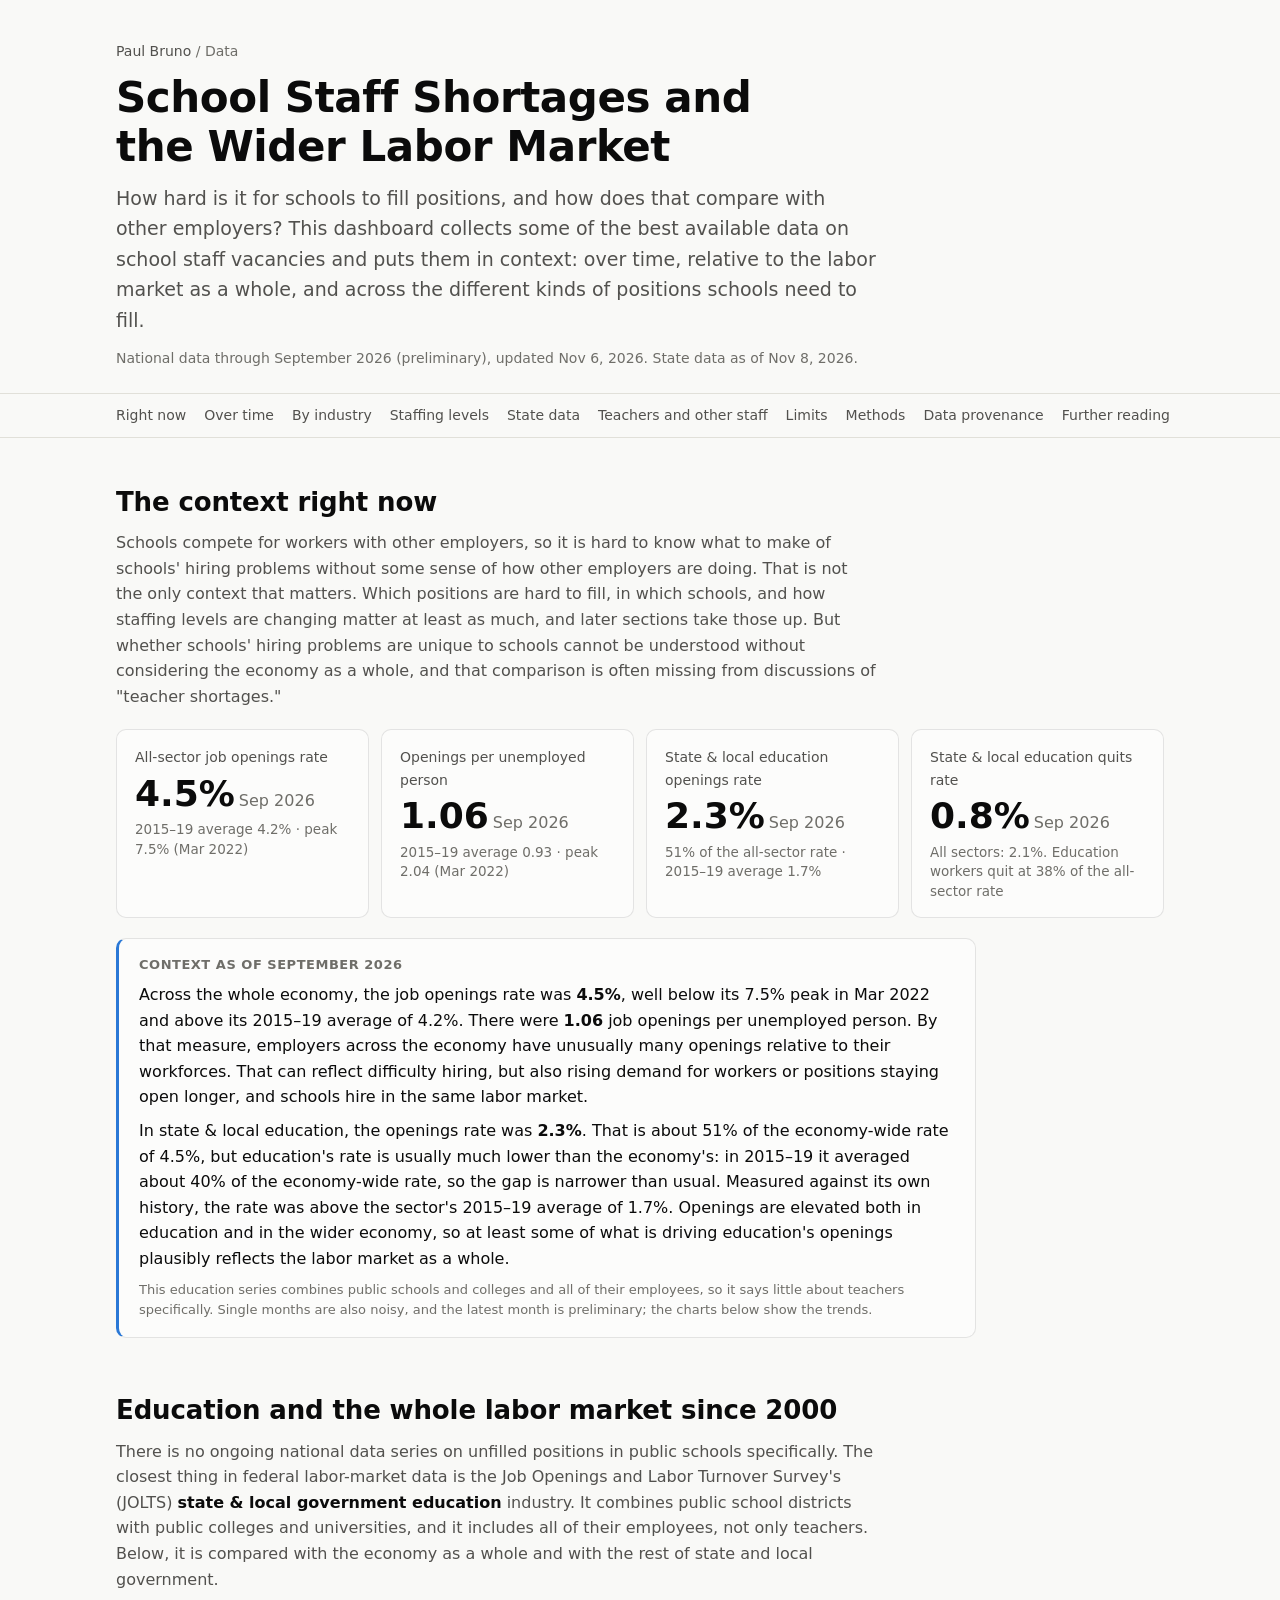
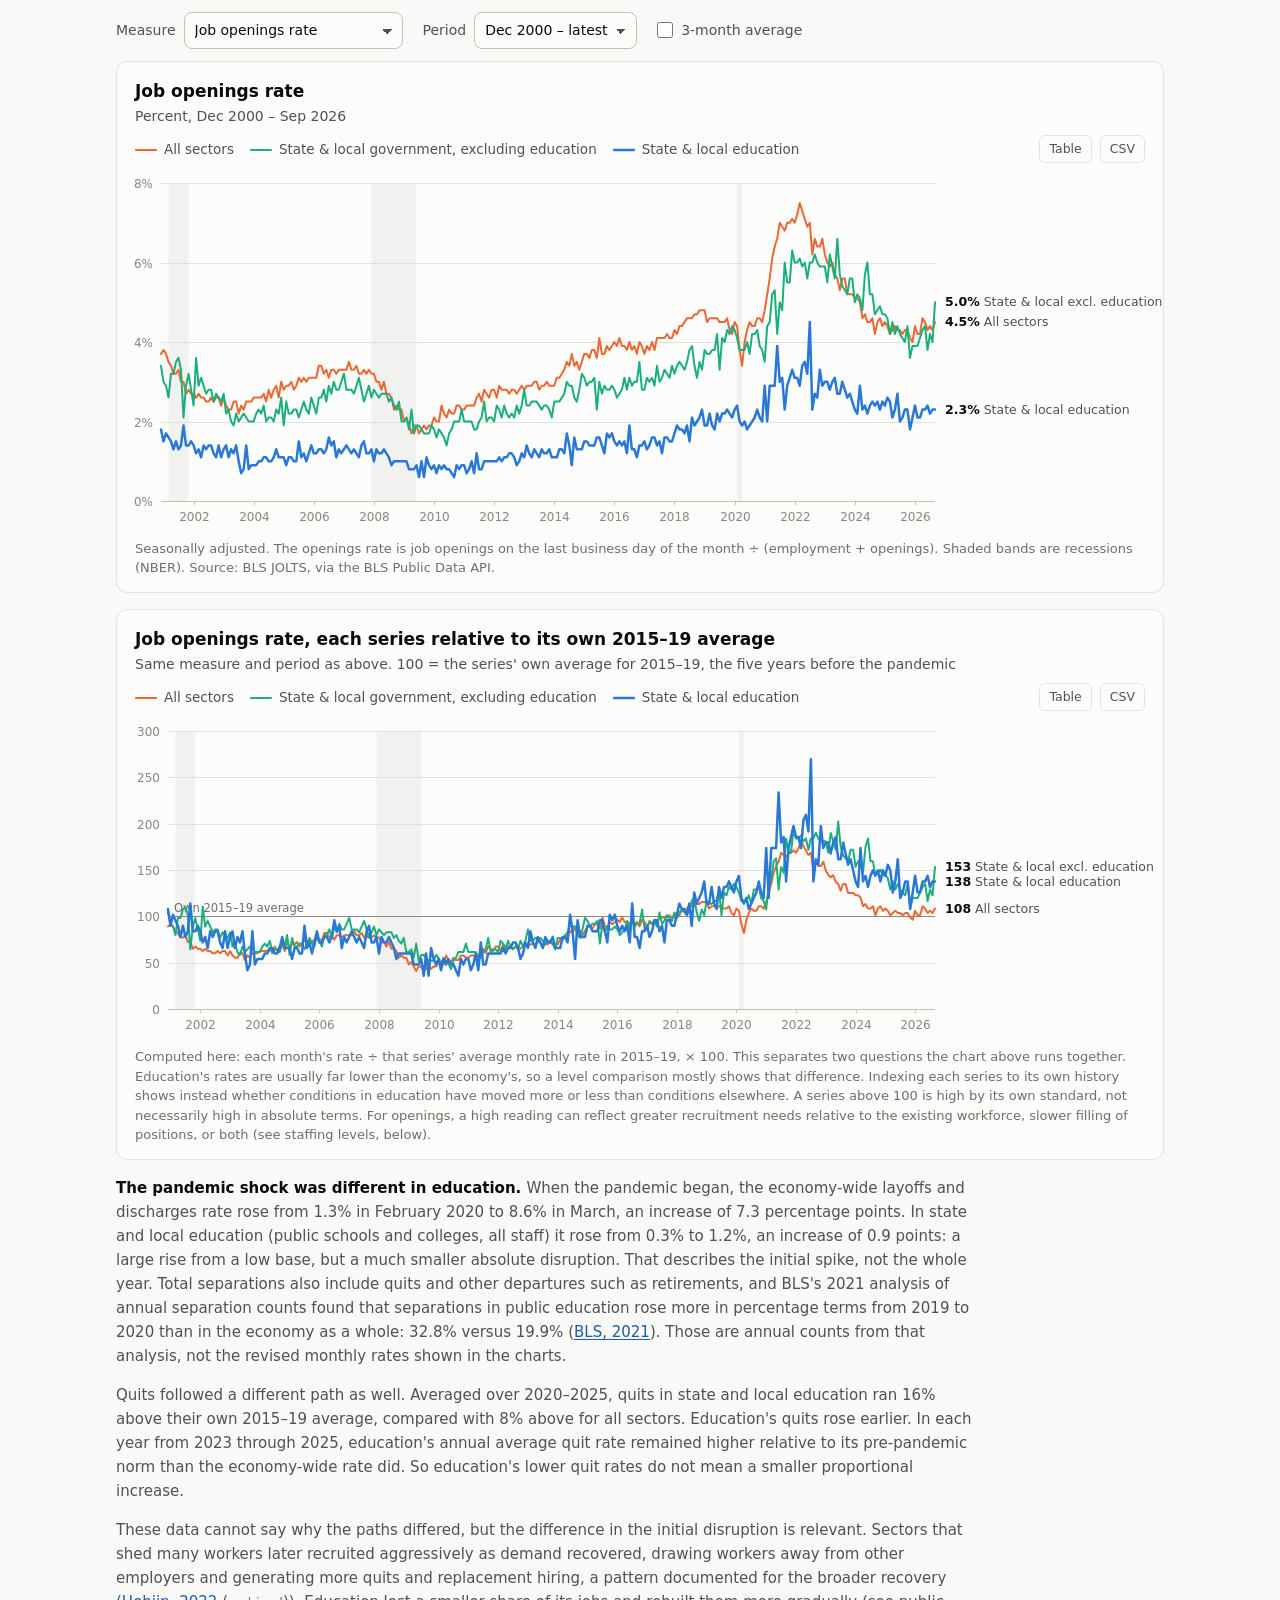
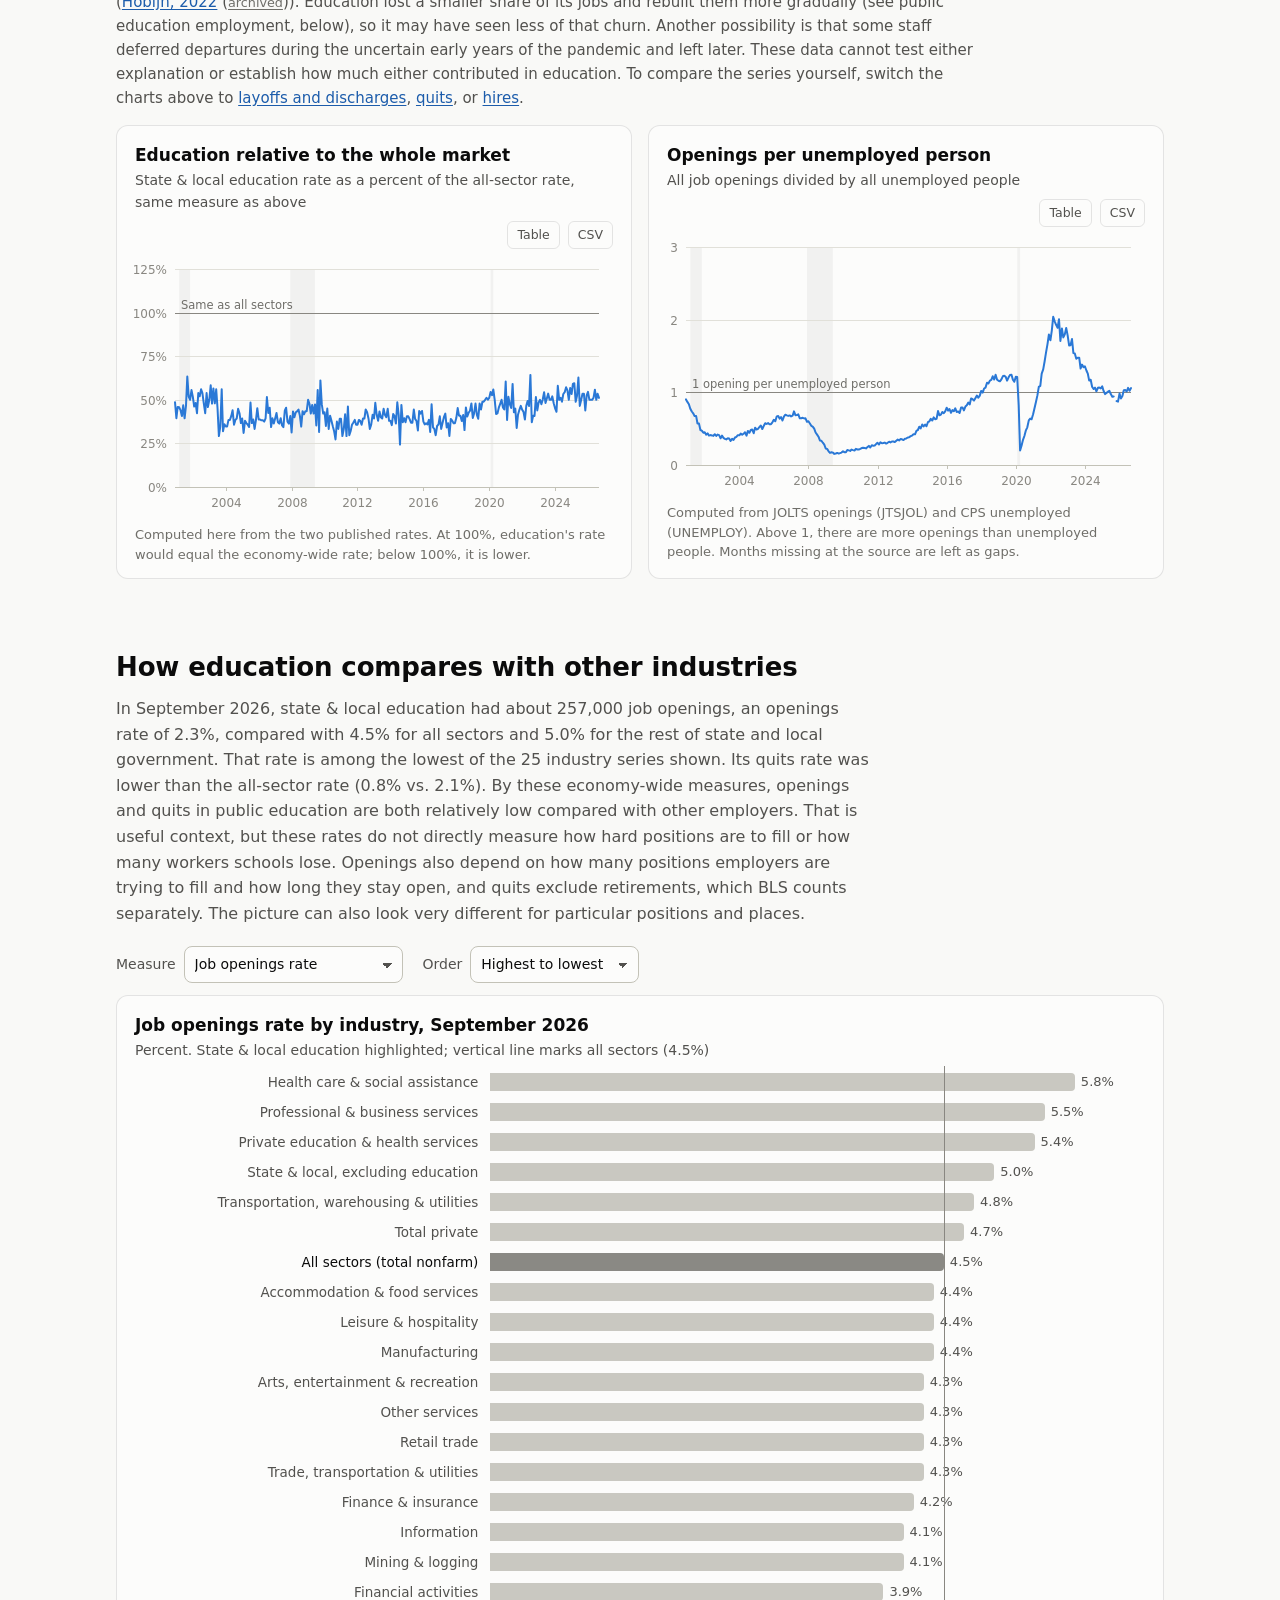
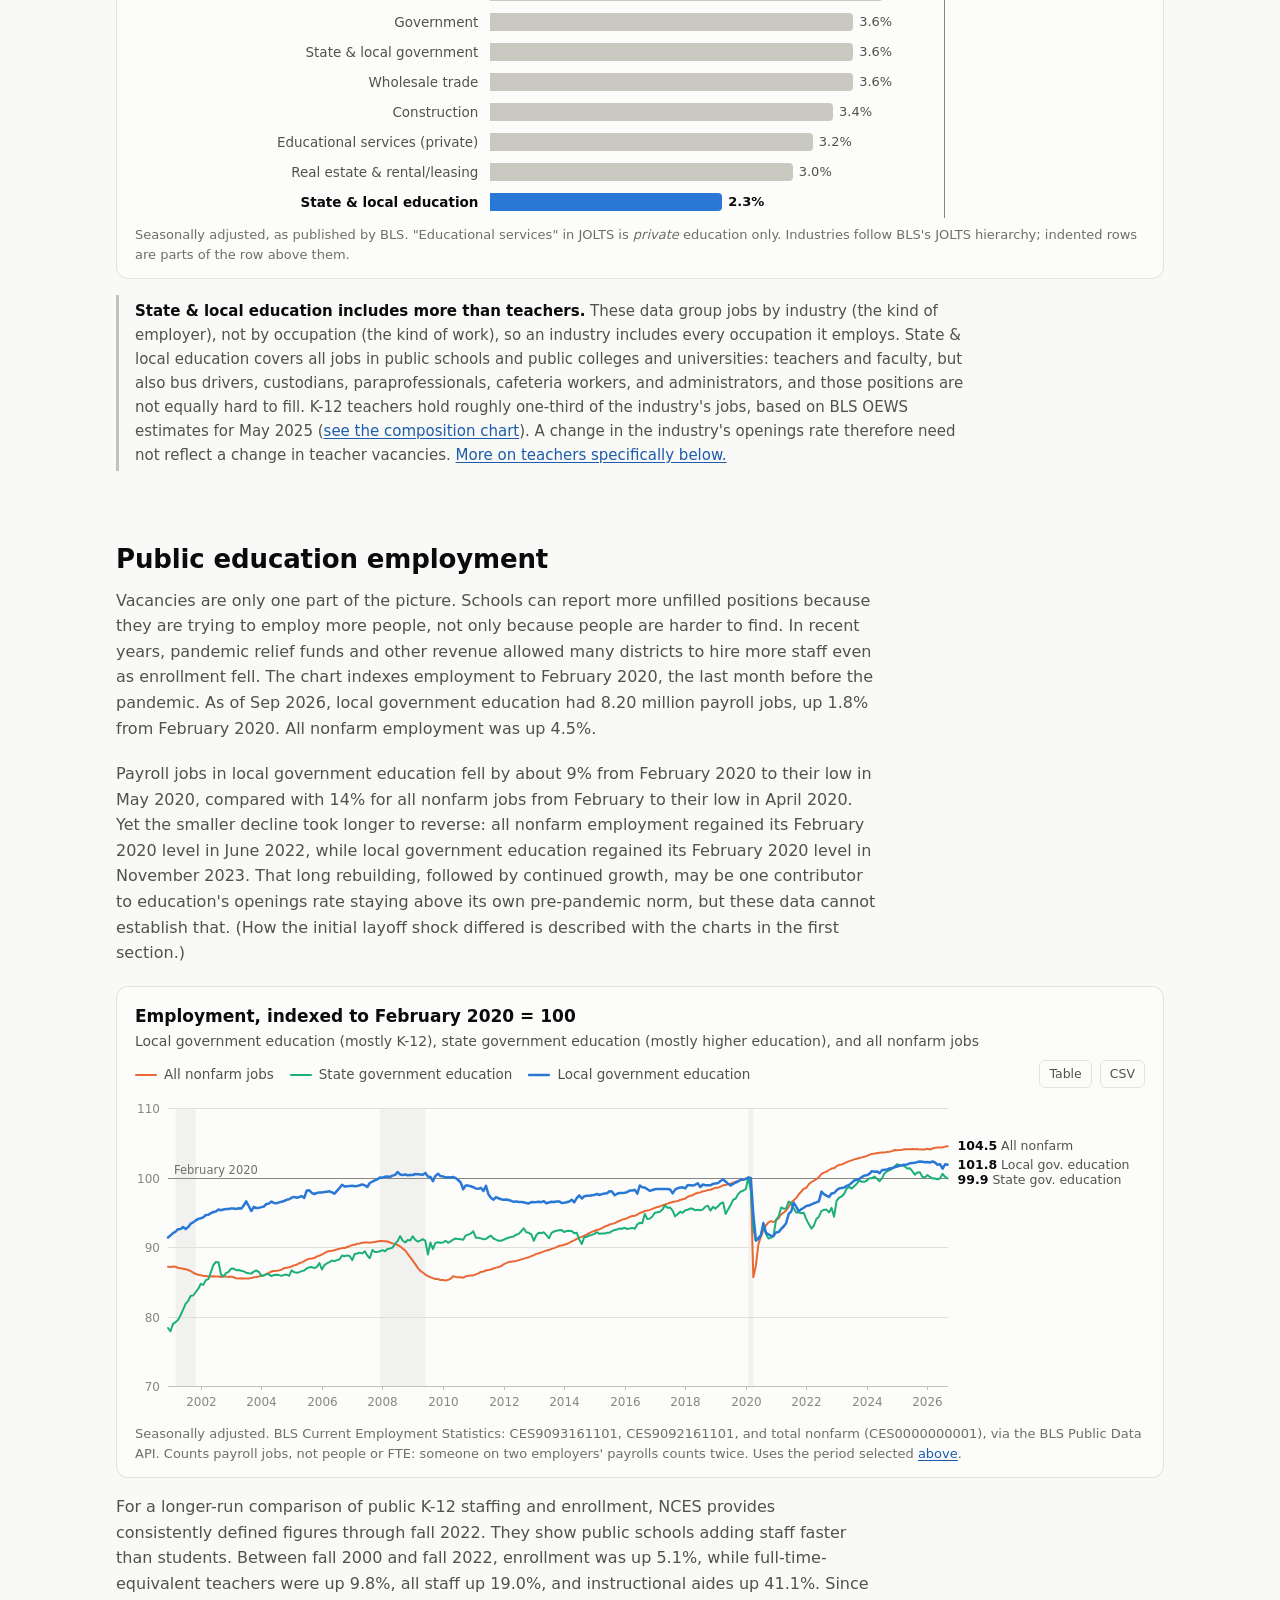
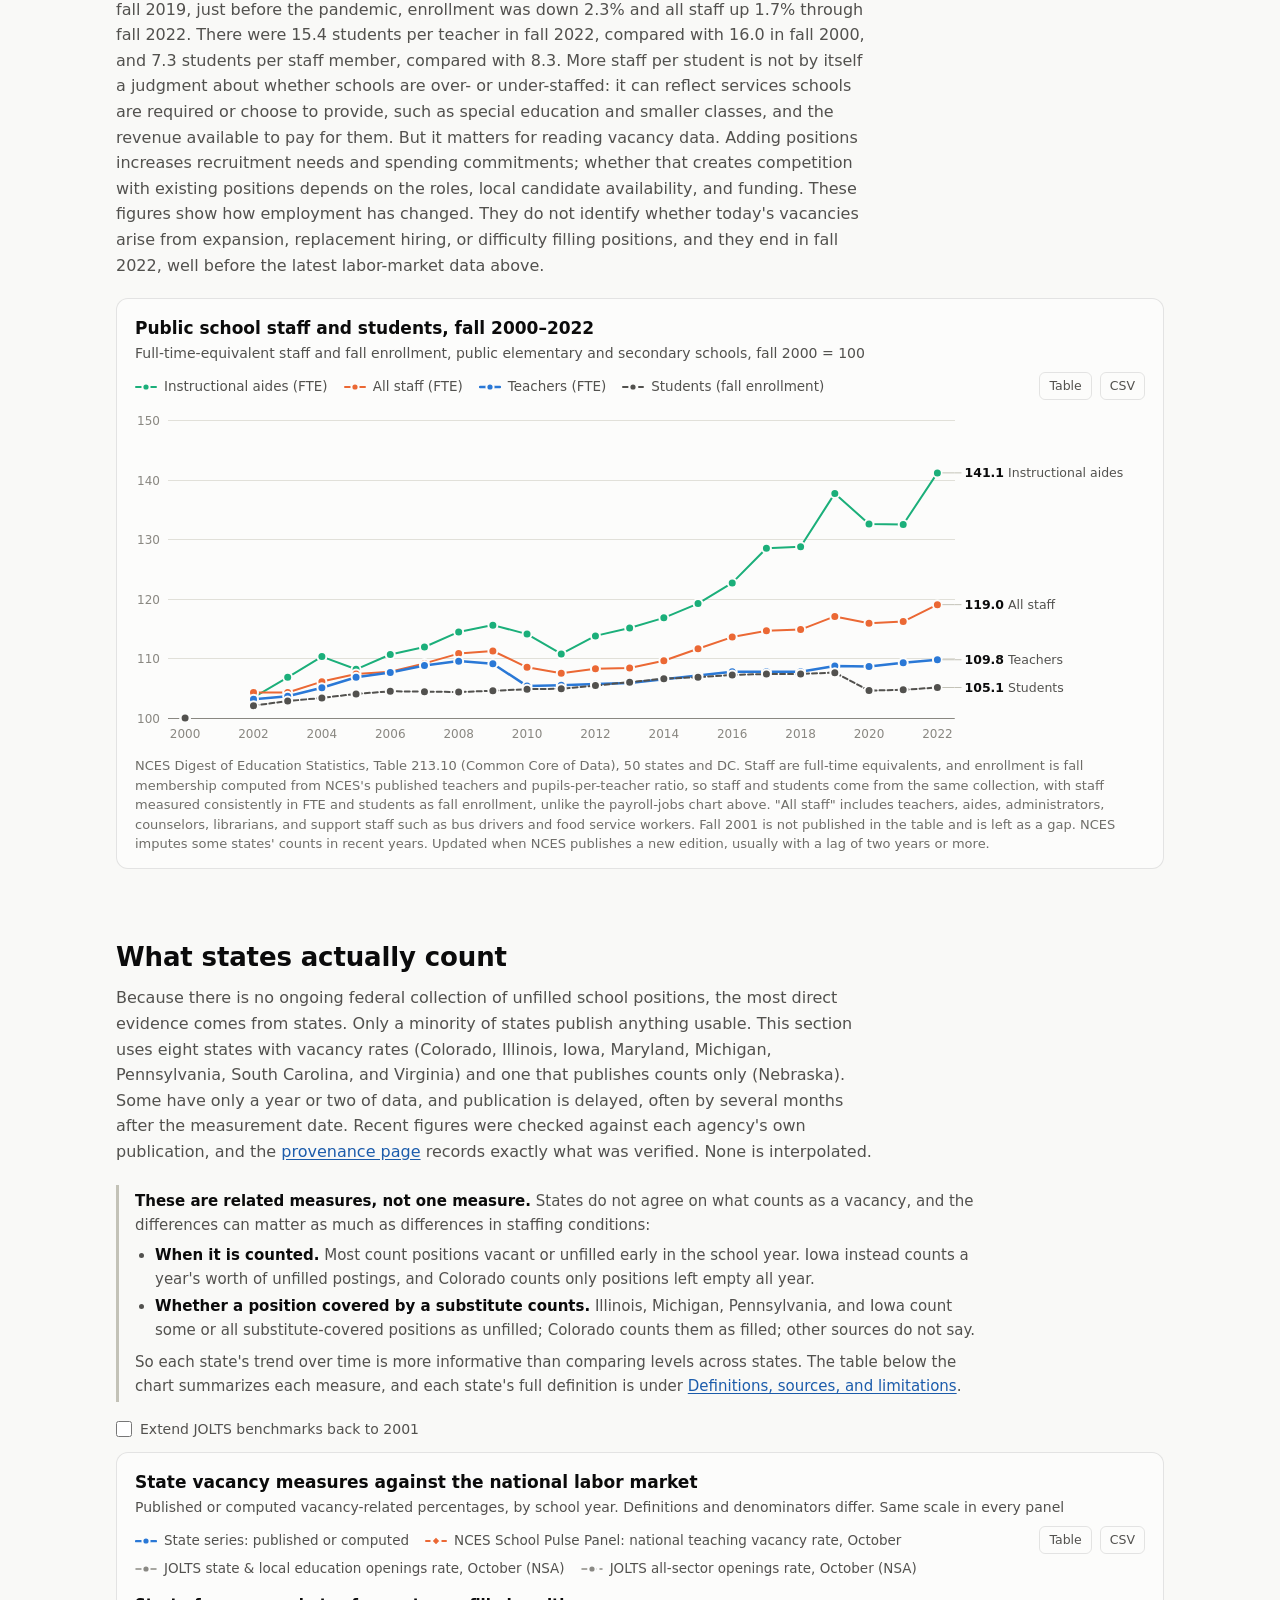
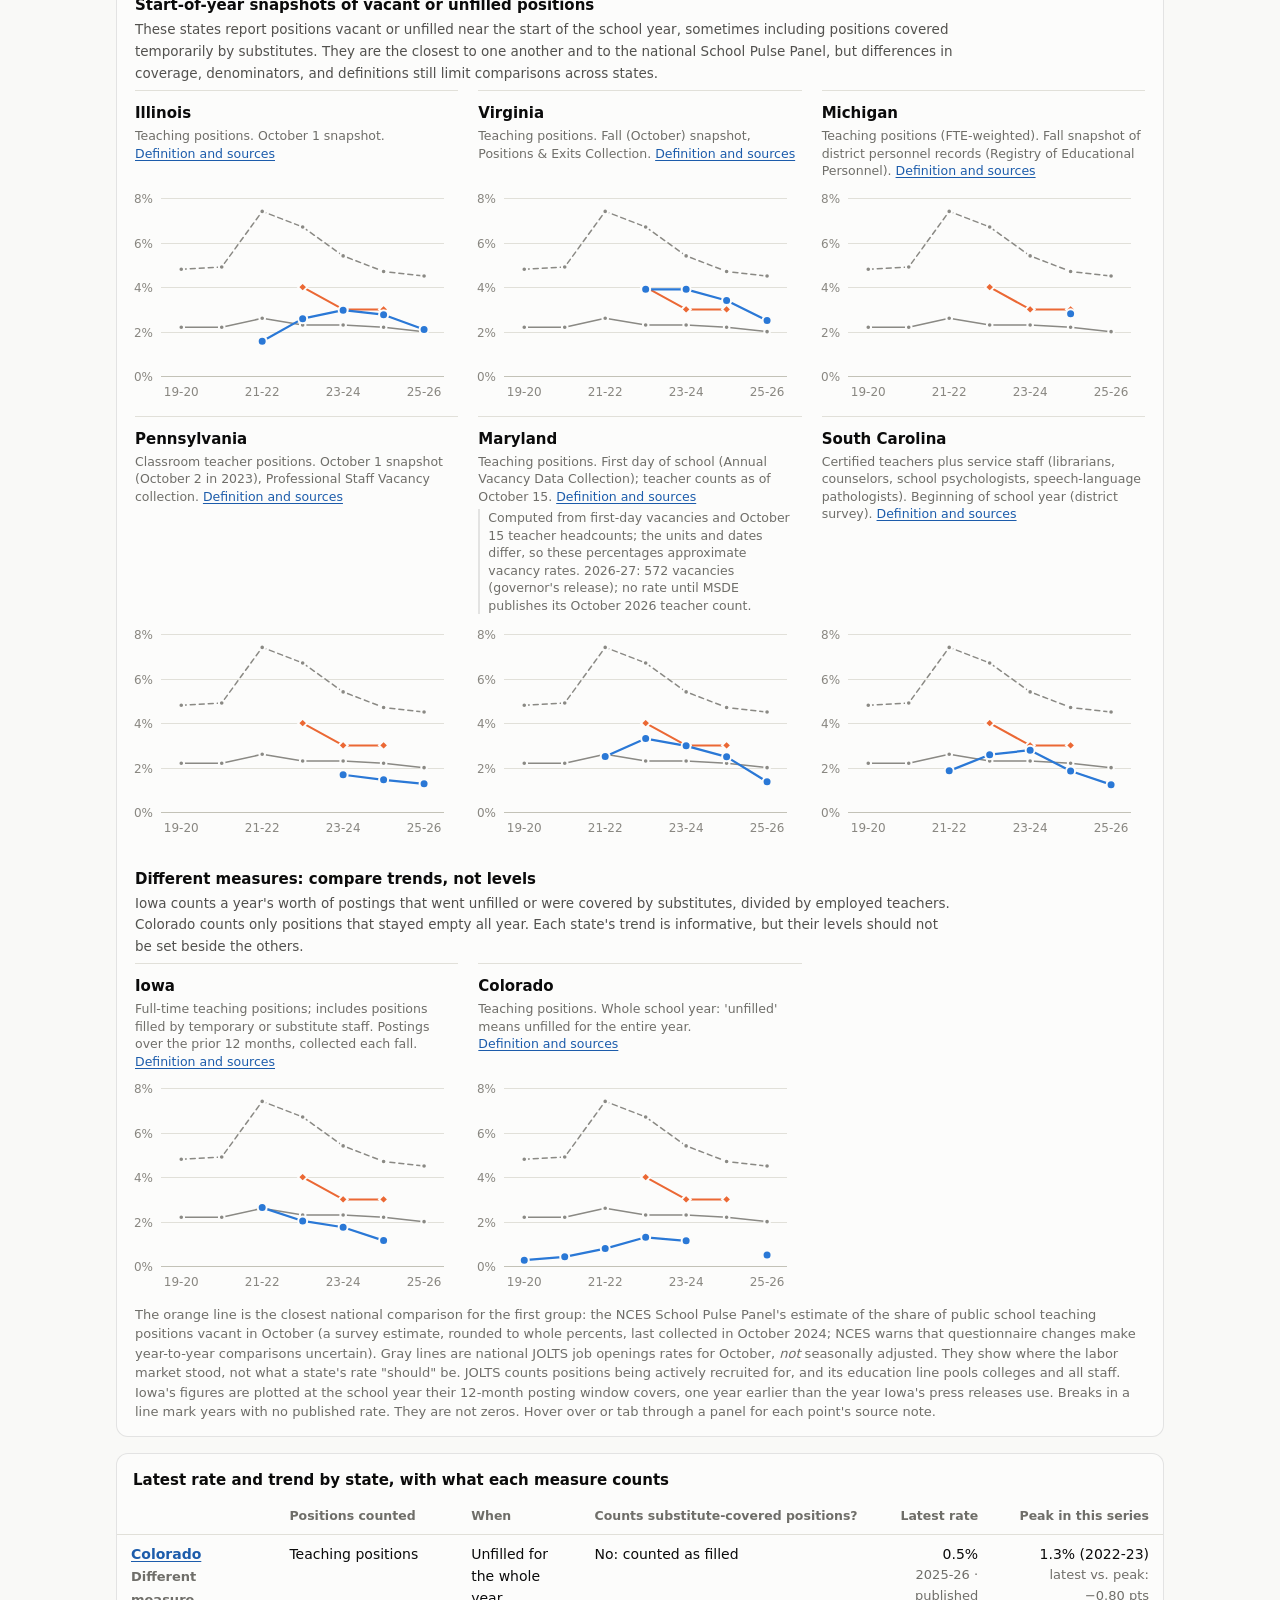
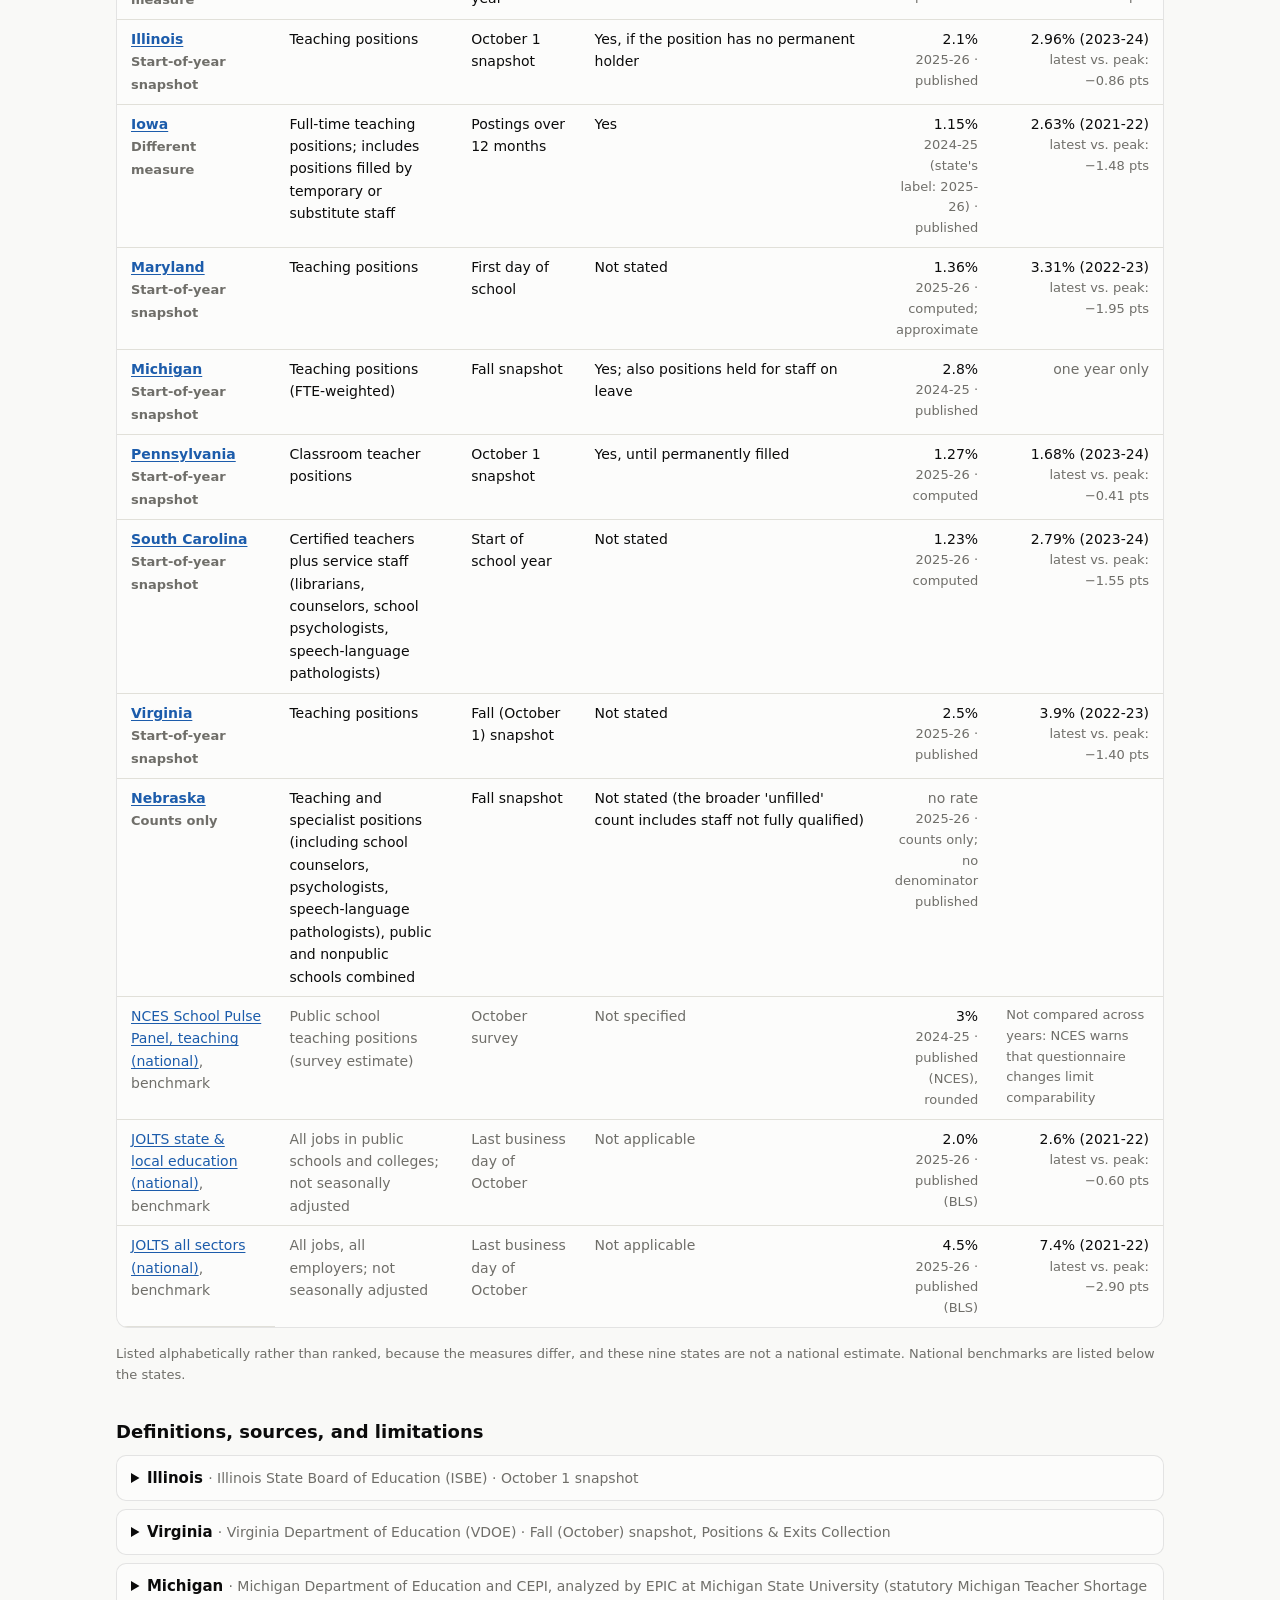
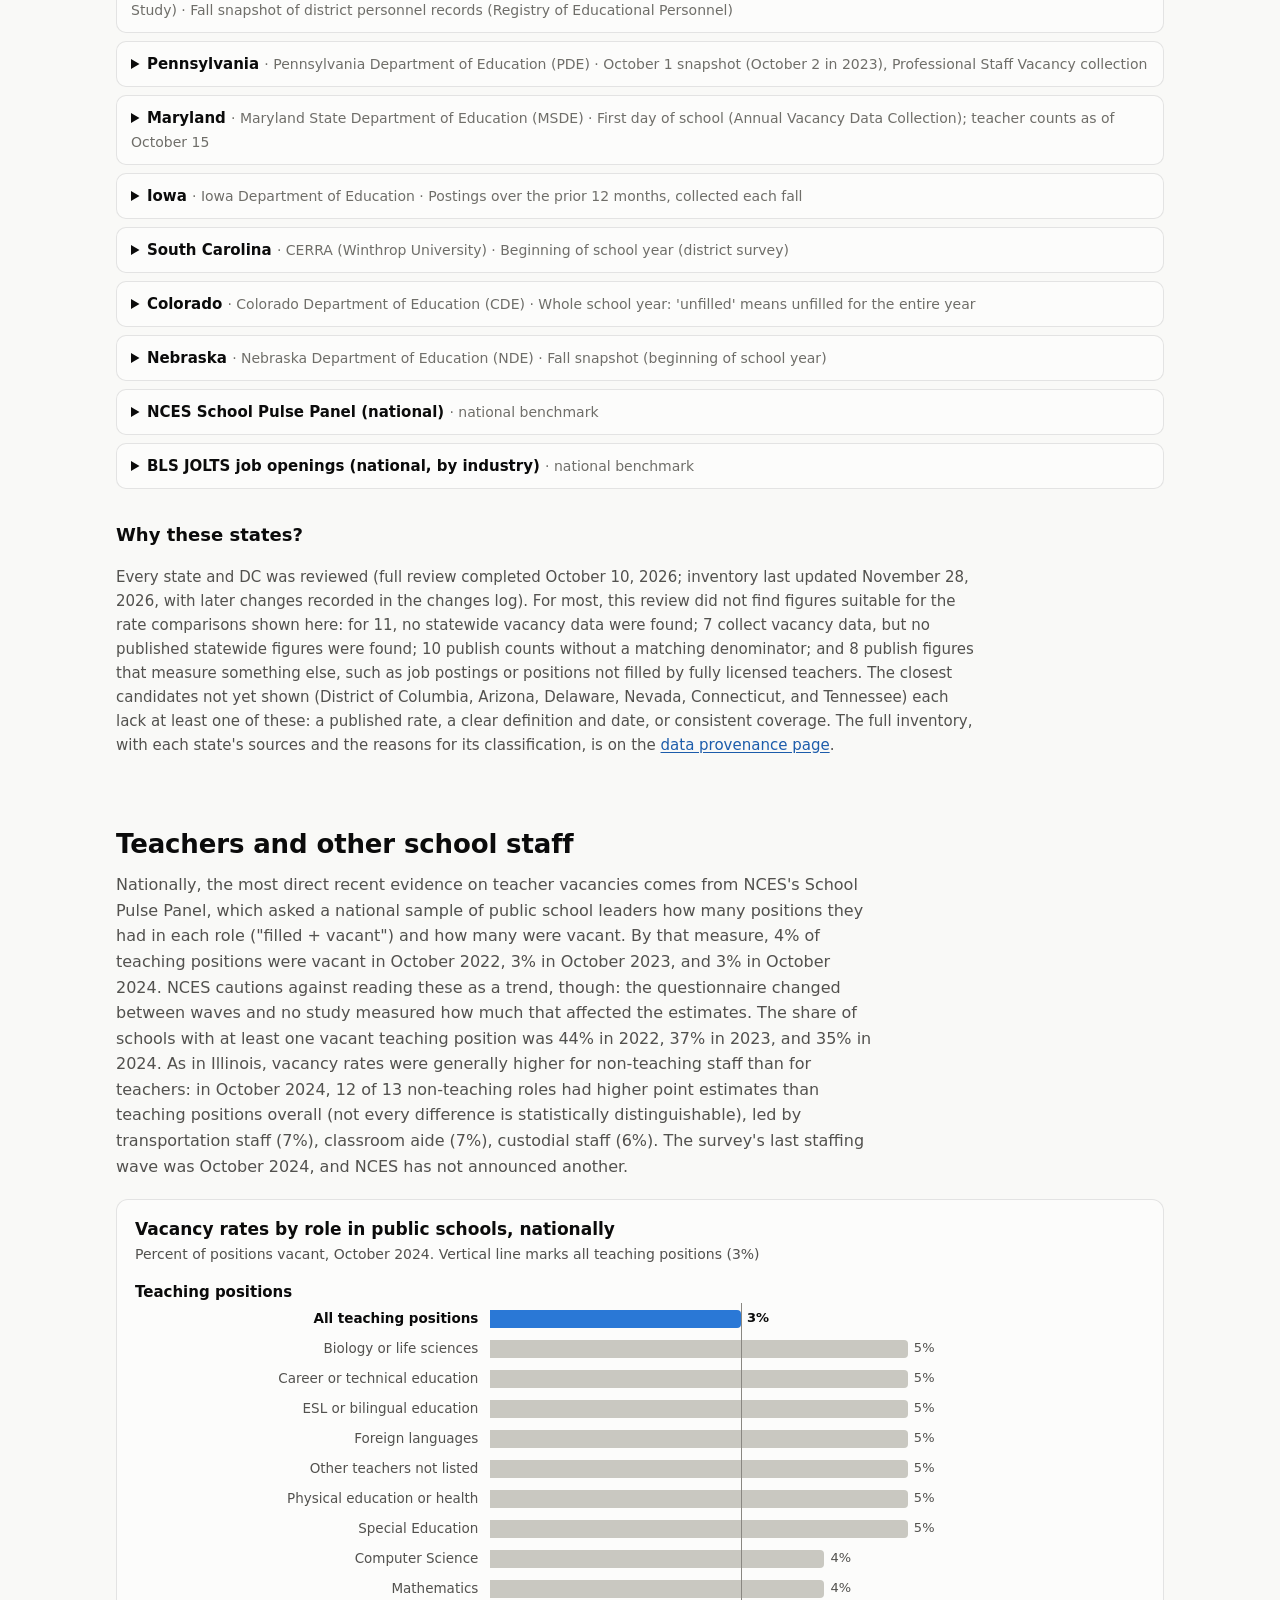
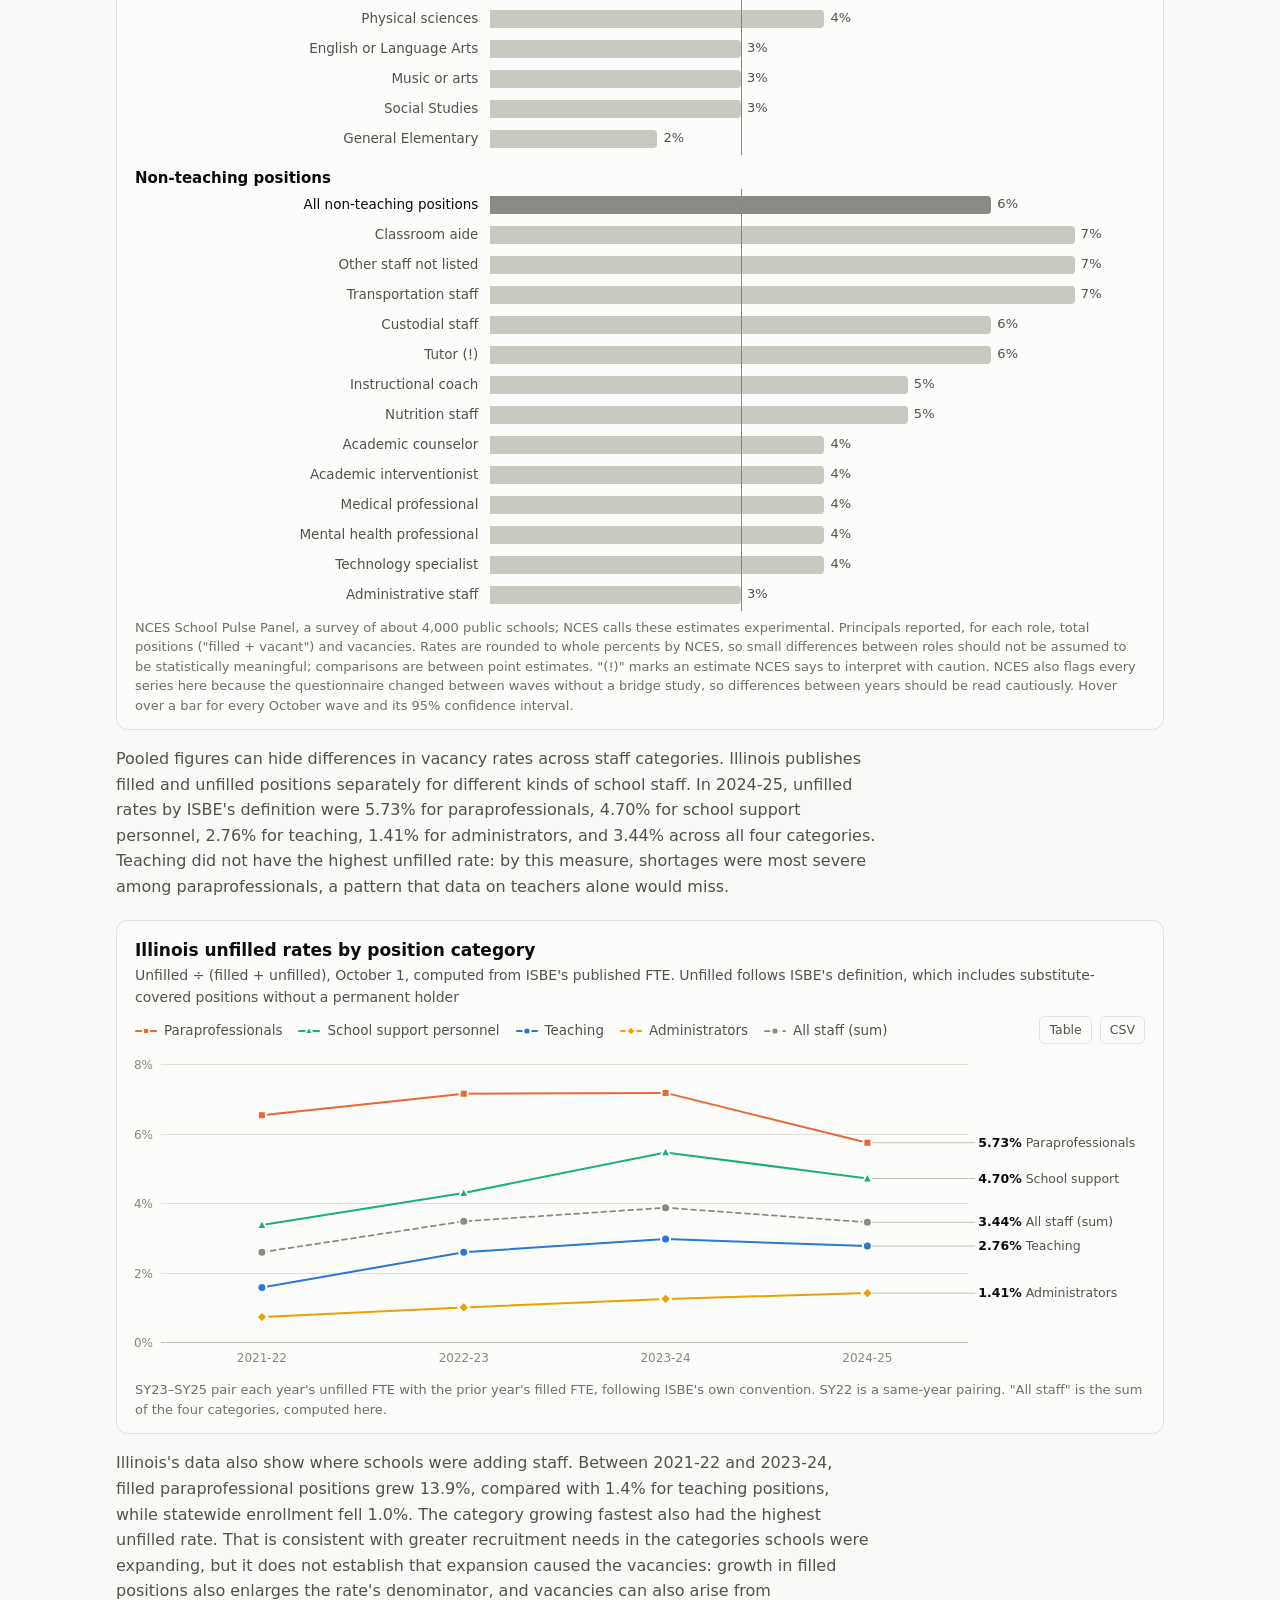
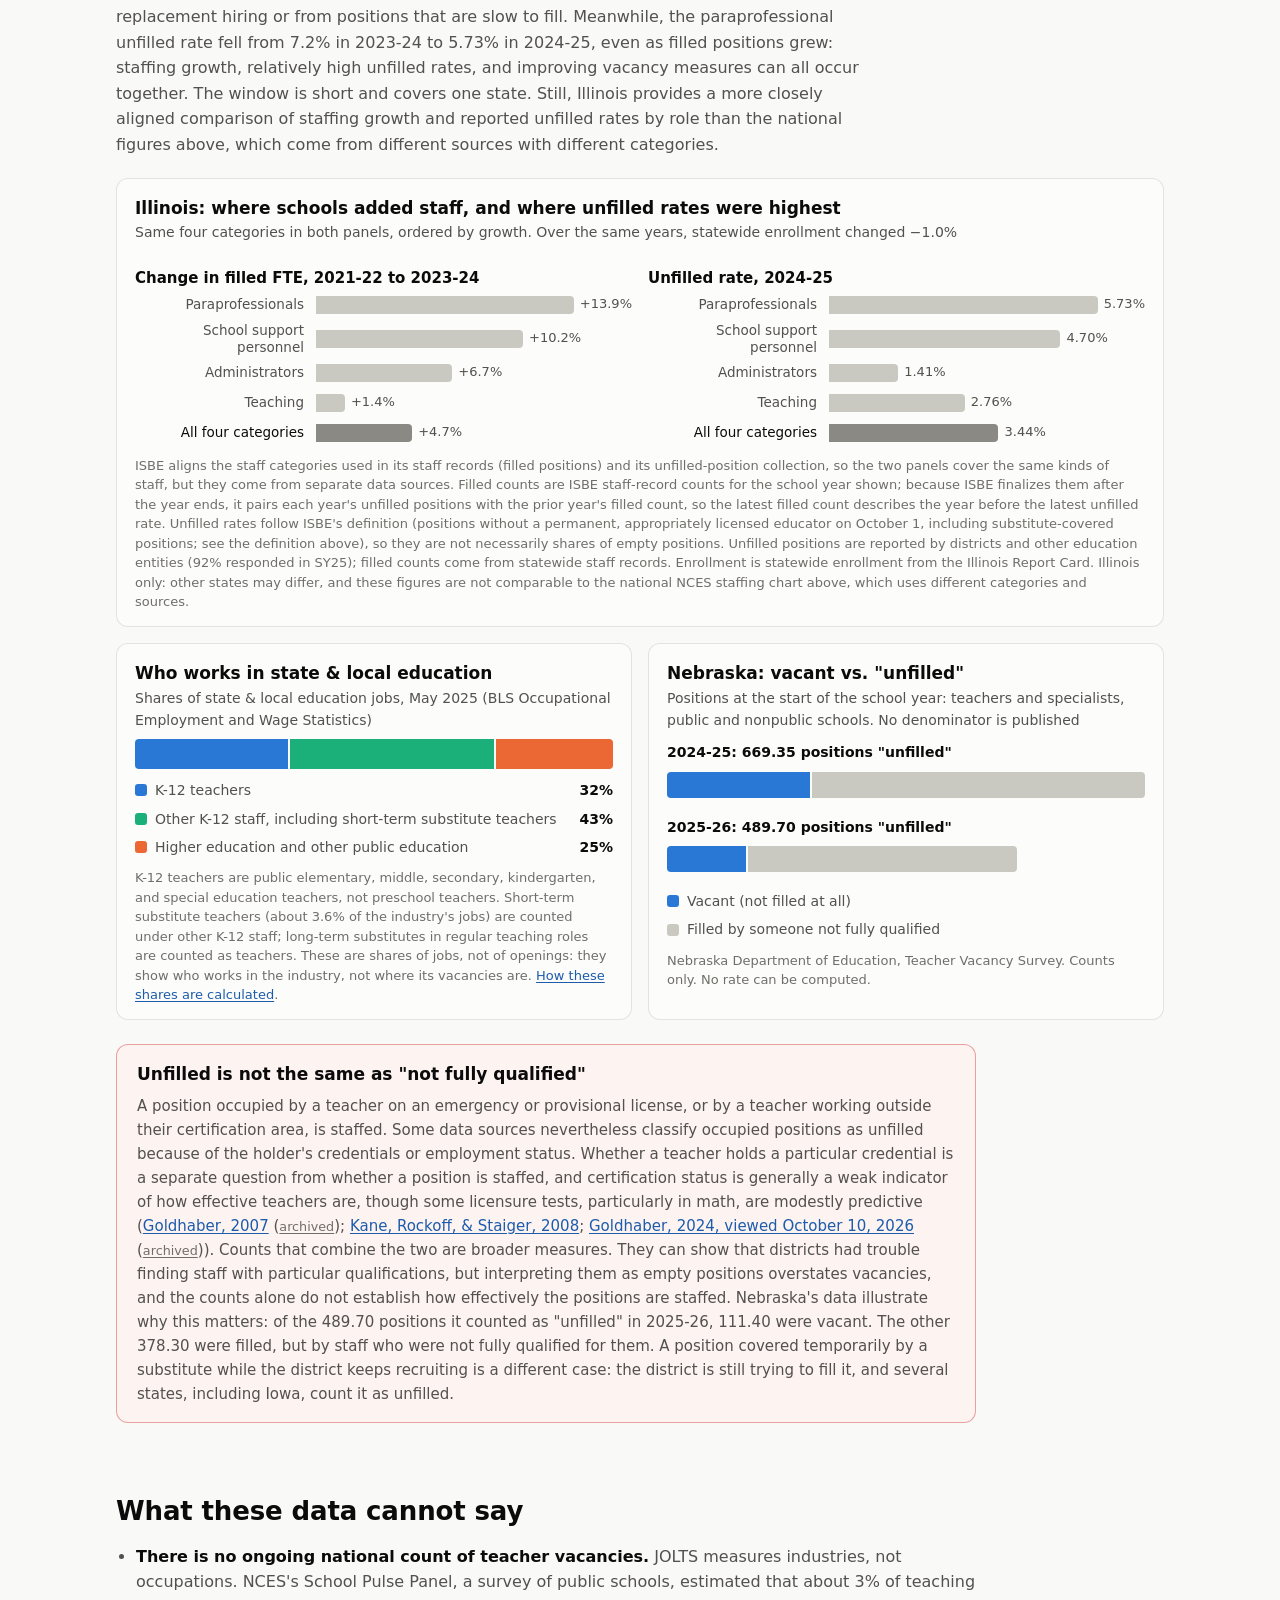
<file: index.html>
<!doctype html>
<html lang="en">
<head>
<meta charset="utf-8">
<meta name="viewport" content="width=device-width, initial-scale=1">
<title>School Staff Shortages and the Wider Labor Market</title>
<meta name="description" content="A live dashboard putting school staff vacancies in the context of the whole U.S. labor market: BLS JOLTS data updated monthly, plus state school-vacancy surveys.">
<meta property="og:title" content="School Staff Shortages and the Wider Labor Market">
<meta property="og:description" content="School staff vacancies read against the whole labor market, over time. Updated monthly from BLS data.">
<link rel="icon" href="data:image/svg+xml,%3Csvg xmlns='http://www.w3.org/2000/svg' viewBox='0 0 16 16'%3E%3Crect width='16' height='16' rx='3' fill='%232a78d6'/%3E%3Cpath d='M3 11 L6 7 L9 9 L13 4' stroke='white' stroke-width='1.8' fill='none' stroke-linecap='round' stroke-linejoin='round'/%3E%3C/svg%3E">
<link rel="stylesheet" href="assets/style.css">
</head>
<body>
<a class="skip" href="#main">Skip to content</a>

<header class="site-header">
  <div class="wrap">
    <p class="crumb"><a href="https://www.paul-bruno.com/">Paul Bruno</a> <span aria-hidden="true">/</span> Data</p>
    <h1>School Staff Shortages and the Wider Labor Market</h1>
    <p class="dek">How hard is it for schools to fill positions, and how does that compare with other employers? This dashboard collects some of the best available data on school staff vacancies and puts them in context: over time, relative to the labor market as a whole, and across the different kinds of positions schools need to fill.</p>
    <p class="stamp" id="stamp">Loading data…</p>
  </div>
</header>

<nav class="toc" aria-label="Sections">
  <div class="wrap">
    <a href="#now">Right now</a>
    <a href="#market">Over time</a>
    <a href="#industries">By industry</a>
    <a href="#staffing">Staffing levels</a>
    <a href="#states">State data</a>
    <a href="#teachers">Teachers and other staff</a>
    <a href="#limits">Limits</a>
    <a href="#methods">Methods</a>
    <a href="provenance.html">Data provenance</a>
    <a href="reading.html">Further reading</a>
    <a href="news.html">In the news</a>
  </div>
</nav>

<main id="main" class="wrap">

  <!-- 1. Right now ------------------------------------------------------- -->
  <section id="now" aria-labelledby="now-h">
    <h2 id="now-h">The context right now</h2>
    <p class="lede">Schools compete for workers with other employers, so it is hard to know what to make of schools' hiring problems without some sense of how other employers are doing. That is not the only context that matters. Which positions are hard to fill, in which schools, and how staffing levels are changing matter at least as much, and later sections take those up. But whether schools' hiring problems are unique to schools cannot be understood without considering the economy as a whole, and that comparison is often missing from discussions of "teacher shortages."</p>
    <div class="tiles" id="tiles"></div>
    <div class="verdict" id="verdict"></div>
  </section>

  <!-- 2. Over time ------------------------------------------------------- -->
  <section id="market" aria-labelledby="market-h">
    <h2 id="market-h">Education and the whole labor market since 2000</h2>
    <p class="lede">There is no ongoing national data series on unfilled positions in public schools specifically. The closest thing in federal labor-market data is the Job Openings and Labor Turnover Survey's (JOLTS) <strong>state &amp; local government education</strong> industry. It combines public school districts with public colleges and universities, and it includes all of their employees, not only teachers. Below, it is compared with the economy as a whole and with the rest of state and local government.</p>

    <div class="controls" role="group" aria-label="Chart options for this section">
      <label>Measure
        <select id="metric">
          <option value="JOR">Job openings rate</option>
          <option value="HIR">Hires rate</option>
          <option value="QUR">Quits rate</option>
          <option value="LDR">Layoffs &amp; discharges rate</option>
        </select>
      </label>
      <label>Period
        <select id="range">
          <option value="all">Dec 2000 – latest</option>
          <option value="2015">2015 – latest</option>
          <option value="5y">Last 5 years</option>
        </select>
      </label>
      <label class="check"><input type="checkbox" id="smooth"> 3-month average</label>
    </div>

    <figure class="card" id="fig-market">
      <figcaption>
        <h3 id="market-title">Job openings rate</h3>
        <p class="sub" id="market-sub"></p>
      </figcaption>
      <div class="chart" id="chart-market"></div>
      <p class="note">Seasonally adjusted. The <span id="metric-def"></span> Shaded bands are recessions (NBER). Source: BLS JOLTS, via the BLS Public Data API.</p>
    </figure>

    <figure class="card" id="fig-idx">
      <figcaption>
        <h3 id="idx-title">Each series relative to its own 2015–19 average</h3>
        <p class="sub">Same measure and period as above. 100 = the series' own average for 2015–19, the five years before the pandemic</p>
      </figcaption>
      <div class="chart" id="chart-idx"></div>
      <p class="note">Computed here: each month's rate ÷ that series' average monthly rate in 2015–19, × 100. This separates two questions the chart above runs together. Education's rates are usually far lower than the economy's, so a level comparison mostly shows that difference. Indexing each series to its own history shows instead whether conditions in education have moved more or less than conditions elsewhere. A series above 100 is high by its own standard, not necessarily high in absolute terms. For openings, a high reading can reflect greater recruitment needs relative to the existing workforce, slower filling of positions, or both (see staffing levels, below).</p>
    </figure>

    <div class="methods" id="shock-note"></div>

    <div class="grid2">
      <figure class="card" id="fig-ratio">
        <figcaption>
          <h3>Education relative to the whole market</h3>
          <p class="sub">State &amp; local education rate as a percent of the all-sector rate, same measure as above</p>
        </figcaption>
        <div class="chart" id="chart-ratio"></div>
        <p class="note">Computed here from the two published rates. At 100%, education's rate would equal the economy-wide rate; below 100%, it is lower.</p>
      </figure>
      <figure class="card" id="fig-vu">
        <figcaption>
          <h3>Openings per unemployed person</h3>
          <p class="sub">All job openings divided by all unemployed people</p>
        </figcaption>
        <div class="chart" id="chart-vu"></div>
        <p class="note">Computed from JOLTS openings (JTSJOL) and CPS unemployed (UNEMPLOY). Above 1, there are more openings than unemployed people. Months missing at the source are left as gaps.</p>
      </figure>
    </div>
  </section>

  <!-- 3. Industries ------------------------------------------------------ -->
  <section id="industries" aria-labelledby="ind-h">
    <h2 id="ind-h">How education compares with other industries</h2>
    <p class="lede" id="ind-lede"></p>
    <div class="controls" role="group" aria-label="Industry chart options">
      <label>Measure
        <select id="ind-metric">
          <option value="JOR">Job openings rate</option>
          <option value="HIR">Hires rate</option>
          <option value="QUR">Quits rate</option>
          <option value="LDR">Layoffs &amp; discharges rate</option>
        </select>
      </label>
      <label>Order
        <select id="ind-sort">
          <option value="value">Highest to lowest</option>
          <option value="tree">Industry hierarchy</option>
        </select>
      </label>
    </div>
    <figure class="card" id="fig-ind">
      <figcaption>
        <h3 id="ind-title"></h3>
        <p class="sub" id="ind-sub"></p>
      </figcaption>
      <div class="chart" id="chart-ind"></div>
      <p class="note">Seasonally adjusted, as published by BLS. "Educational services" in JOLTS is <em>private</em> education only. Industries follow BLS's JOLTS hierarchy; indented rows are parts of the row above them.</p>
    </figure>
    <aside class="caveat">
      <p><strong>State &amp; local education includes more than teachers.</strong> These data group jobs by industry (the kind of employer), not by occupation (the kind of work), so an industry includes every occupation it employs. State &amp; local education covers all jobs in public schools and public colleges and universities: teachers and faculty, but also bus drivers, custodians, paraprofessionals, cafeteria workers, and administrators, and those positions are not equally hard to fill.<span id="ind-teach-share"></span> A change in the industry's openings rate therefore need not reflect a change in teacher vacancies. <a href="#teachers">More on teachers specifically below.</a></p>
    </aside>
  </section>

  <!-- 4. Staffing -------------------------------------------------------- -->
  <section id="staffing" aria-labelledby="staff-h">
    <h2 id="staff-h">Public education employment</h2>
    <p class="lede" id="staff-lede">Vacancies are only one part of the picture. Schools can report more unfilled positions because they are trying to employ more people, not only because people are harder to find. In recent years, pandemic relief funds and other revenue allowed many districts to hire more staff even as enrollment fell. The chart indexes employment to February 2020, the last month before the pandemic.</p>
    <p class="lede" id="staff-pandemic"></p>
    <figure class="card" id="fig-staff">
      <figcaption>
        <h3>Employment, indexed to February 2020 = 100</h3>
        <p class="sub">Local government education (mostly K-12), state government education (mostly higher education), and all nonfarm jobs</p>
      </figcaption>
      <div class="chart" id="chart-staff"></div>
      <p class="note">Seasonally adjusted. BLS Current Employment Statistics: CES9093161101, CES9092161101, and total nonfarm (CES0000000001), via the BLS Public Data API. Counts payroll jobs, not people or FTE: someone on two employers' payrolls counts twice. Uses the period selected <a href="#market">above</a>.</p>
    </figure>

    <p class="lede" id="ratio-staff-lede"></p>
    <figure class="card" id="fig-ratio-staff">
      <figcaption>
        <h3 id="ratio-staff-title">Public school staff and students, fall 2000–2022</h3>
        <p class="sub" id="ratio-staff-sub"></p>
      </figcaption>
      <div class="chart" id="chart-ratio-staff"></div>
      <p class="note">NCES Digest of Education Statistics, Table 213.10 (Common Core of Data), 50 states and DC. Staff are full-time equivalents, and enrollment is fall membership computed from NCES's published teachers and pupils-per-teacher ratio, so staff and students come from the same collection, with staff measured consistently in FTE and students as fall enrollment, unlike the payroll-jobs chart above. "All staff" includes teachers, aides, administrators, counselors, librarians, and support staff such as bus drivers and food service workers. Fall 2001 is not published in the table and is left as a gap. NCES imputes some states' counts in recent years. Updated when NCES publishes a new edition, usually with a lag of two years or more.</p>
    </figure>
  </section>

  <!-- 5. States ---------------------------------------------------------- -->
  <section id="states" aria-labelledby="states-h">
    <h2 id="states-h">What states actually count</h2>
    <p class="lede">Because there is no ongoing federal collection of unfilled school positions, the most direct evidence comes from states. Only a minority of states publish anything usable. This section uses eight states with vacancy rates (Colorado, Illinois, Iowa, Maryland, Michigan, Pennsylvania, South Carolina, and Virginia) and one that publishes counts only (Nebraska). Some have only a year or two of data, and publication is delayed, often by several months after the measurement date. Recent figures were checked against each agency's own publication, and the <a href="provenance.html#states">provenance page</a> records exactly what was verified. None is interpolated.</p>

    <aside class="caveat" id="definitions">
      <p><strong>These are related measures, not one measure.</strong> States do not agree on what counts as a vacancy, and the differences can matter as much as differences in staffing conditions:</p>
      <ul>
        <li><strong>When it is counted.</strong> Most count positions vacant or unfilled early in the school year. Iowa instead counts a year's worth of unfilled postings, and Colorado counts only positions left empty all year.</li>
        <li><strong>Whether a position covered by a substitute counts.</strong> Illinois, Michigan, Pennsylvania, and Iowa count some or all substitute-covered positions as unfilled; Colorado counts them as filled; other sources do not say.</li>
      </ul>
      <p>So each state's trend over time is more informative than comparing levels across states. The table below the chart summarizes each measure, and each state's full definition is under <a href="#state-defs-h">Definitions, sources, and limitations</a>.</p>
    </aside>

    <div class="controls" role="group" aria-label="State chart options">
      <label class="check"><input type="checkbox" id="bench-long"> Extend JOLTS benchmarks back to 2001</label>
    </div>

    <figure class="card" id="fig-states">
      <figcaption>
        <h3>State vacancy measures against the national labor market</h3>
        <p class="sub">Published or computed vacancy-related percentages, by school year. Definitions and denominators differ. Same scale in every panel</p>
      </figcaption>
      <div id="chart-states"></div>
      <p class="note">The orange line is the closest national comparison for the first group: the NCES School Pulse Panel's estimate of the share of public school teaching positions vacant in October (a survey estimate, rounded to whole percents, last collected in October 2024; NCES warns that questionnaire changes make year-to-year comparisons uncertain). Gray lines are national JOLTS job openings rates for October, <em>not</em> seasonally adjusted. They show where the labor market stood, not what a state's rate "should" be. JOLTS counts positions being actively recruited for, and its education line pools colleges and all staff. Iowa's figures are plotted at the school year their 12-month posting window covers, one year earlier than the year Iowa's press releases use. Breaks in a line mark years with no published rate. They are not zeros. Hover over or tab through a panel for each point's source note.</p>
    </figure>

    <div class="table-wrap">
      <table class="data" id="states-table">
        <caption>Latest rate and trend by state, with what each measure counts</caption>
      </table>
    </div>
    <p class="small">Listed alphabetically rather than ranked, because the measures differ, and these nine states are not a national estimate. National benchmarks are listed below the states.</p>

    <h3 class="h3" id="state-defs-h">Definitions, sources, and limitations</h3>
    <div id="state-defs" class="defs"></div>

    <h3 class="h3">Why these states?</h3>
    <div id="inventory-summary" class="methods"></div>
  </section>

  <!-- 6. Teachers -------------------------------------------------------- -->
  <section id="teachers" aria-labelledby="teach-h">
    <h2 id="teach-h">Teachers and other school staff</h2>
    <p class="lede" id="spp-lede"></p>

    <figure class="card" id="fig-spp">
      <figcaption>
        <h3>Vacancy rates by role in public schools, nationally</h3>
        <p class="sub" id="spp-sub"></p>
      </figcaption>
      <div id="chart-spp"></div>
      <p class="note">NCES School Pulse Panel, a survey of about 4,000 public schools; NCES calls these estimates experimental. Principals reported, for each role, total positions ("filled + vacant") and vacancies. Rates are rounded to whole percents by NCES, so small differences between roles should not be assumed to be statistically meaningful; comparisons are between point estimates. "(!)" marks an estimate NCES says to interpret with caution. NCES also flags every series here because the questionnaire changed between waves without a bridge study, so differences between years should be read cautiously. Hover over a bar for every October wave and its 95% confidence interval.</p>
    </figure>

    <p class="lede" id="il-lede">Pooled figures can hide differences in vacancy rates across staff categories. Illinois publishes filled and unfilled positions separately for different kinds of school staff.</p>

    <figure class="card" id="fig-il">
      <figcaption>
        <h3>Illinois unfilled rates by position category</h3>
        <p class="sub">Unfilled ÷ (filled + unfilled), October 1, computed from ISBE's published FTE. Unfilled follows ISBE's definition, which includes substitute-covered positions without a permanent holder</p>
      </figcaption>
      <div class="chart" id="chart-il"></div>
      <p class="note">SY23–SY25 pair each year's unfilled FTE with the prior year's filled FTE, following ISBE's own convention. SY22 is a same-year pairing. "All staff" is the sum of the four categories, computed here.</p>
    </figure>

    <p class="lede" id="il-growth-lede"></p>
    <figure class="card" id="fig-il-growth">
      <figcaption>
        <h3>Illinois: where schools added staff, and where unfilled rates were highest</h3>
        <p class="sub" id="il-growth-sub"></p>
      </figcaption>
      <div id="chart-il-growth"></div>
      <p class="note">ISBE aligns the staff categories used in its staff records (filled positions) and its unfilled-position collection, so the two panels cover the same kinds of staff, but they come from separate data sources. Filled counts are ISBE staff-record counts for the school year shown; because ISBE finalizes them after the year ends, it pairs each year's unfilled positions with the prior year's filled count, so the latest filled count describes the year before the latest unfilled rate. Unfilled rates follow ISBE's definition (positions without a permanent, appropriately licensed educator on October 1, including substitute-covered positions; see the definition above), so they are not necessarily shares of empty positions. Unfilled positions are reported by districts and other education entities (92% responded in SY25); filled counts come from statewide staff records. Enrollment is statewide enrollment from the Illinois Report Card. Illinois only: other states may differ, and these figures are not comparable to the national NCES staffing chart above, which uses different categories and sources.</p>
    </figure>

    <div class="grid2">
      <figure class="card" id="fig-comp">
        <figcaption>
          <h3>Who works in state &amp; local education</h3>
          <p class="sub" id="comp-sub"></p>
        </figcaption>
        <div id="chart-comp"></div>
        <p class="note" id="comp-note"></p>
      </figure>
      <figure class="card" id="fig-ne">
        <figcaption>
          <h3>Nebraska: vacant vs. "unfilled"</h3>
          <p class="sub">Positions at the start of the school year: teachers and specialists, public and nonpublic schools. No denominator is published</p>
        </figcaption>
        <div id="chart-ne"></div>
        <p class="note">Nebraska Department of Education, Teacher Vacancy Survey. Counts only. No rate can be computed.</p>
      </figure>
    </div>

    <aside class="rule">
      <h3>Unfilled is not the same as "not fully qualified"</h3>
      <p>A position occupied by a teacher on an emergency or provisional license, or by a teacher working outside their certification area, is staffed. Some data sources nevertheless classify occupied positions as unfilled because of the holder's credentials or employment status. Whether a teacher holds a particular credential is a separate question from whether a position is staffed, and certification status is generally a weak indicator of how effective teachers are, though some licensure tests, particularly in math, are modestly predictive (<a href="https://jhr.uwpress.org/content/42/4/765">Goldhaber, 2007</a>; <a href="https://doi.org/10.1016/j.econedurev.2007.05.005">Kane, Rockoff, &amp; Staiger, 2008</a>; <a href="https://livehandbook.org/k-12-education/workforce-teachers/teacher-licensure/">Goldhaber, 2024, viewed October 10, 2026</a>). Counts that combine the two are broader measures. They can show that districts had trouble finding staff with particular qualifications, but interpreting them as empty positions overstates vacancies, and the counts alone do not establish how effectively the positions are staffed. <span id="ne-rule"></span></p>
    </aside>
  </section>

  <!-- 7. Limits ---------------------------------------------------------- -->
  <section id="limits" aria-labelledby="limits-h">
    <h2 id="limits-h">What these data cannot say</h2>
    <ul class="limits">
      <li><strong>There is no ongoing national count of teacher vacancies.</strong> JOLTS measures industries, not occupations. NCES's School Pulse Panel, a survey of public schools, estimated that about 3% of teaching positions were vacant in October 2023 and October 2024 (4% in October 2022), though NCES cautions that questionnaire changes make comparisons across those years uncertain, and its last staffing wave was October 2024.</li>
      <li><strong>State vacancy rates are not rankings.</strong> States define and measure vacancies differently, so changes within a state over time are more informative than comparisons between states.</li>
      <li><strong>Vacancies depend on demand as well as supply.</strong> A district that adds positions can report more vacancies even if hiring has not gotten harder, and when budgets tighten, vacancies can fall even if nothing about the supply of candidates has improved.</li>
      <li><strong>Annual snapshots miss a lot.</strong> Most state data describe a single point in the fall and are published months later. They cannot show how positions were filled over the course of the year, or which positions were hard to fill but filled by October.</li>
      <li><strong>These are mostly data about quantity, not quality.</strong> Vacancy data tell us whether schools could fill the positions they wanted to fill, not how well those positions were filled or how much students learned. Credential categories do not settle the quality question either.</li>
      <li><strong>Averages hide a great deal.</strong> Staffing problems vary between subjects, districts, and schools. In Illinois in fall 2022, for example, about half of districts reported no teacher vacancies at all while a tenth reported that 7.5% or more of their teaching positions were unfilled, and vacancy rates differed about as much between schools in the same district as between districts (<a href="https://doi.org/10.1162/edfp_a_00450">Bruno, 2026</a>). Disadvantaged students tend to attend the schools with the highest vacancy rates.</li>
      <li><strong>Computed rates carry their conventions.</strong> Where this page computes a rate from published components, it says so, and the components are in the downloadable data.</li>
      <li><strong>JOLTS is revised.</strong> The latest month is preliminary and each month is revised once. Annual benchmark revisions can change the whole history. This page re-pulls the full history every update.</li>
    </ul>
  </section>

  <!-- 8. Methods --------------------------------------------------------- -->
  <section id="methods" aria-labelledby="methods-h">
    <h2 id="methods-h">Methods, sources, and data</h2>
    <div class="methods">
      <p><strong>Rates.</strong> Rates on this page adjust for the size of an employer or workforce, so they can be followed over time and set beside industries of very different sizes. But their numerators, denominators, and reporting periods differ, and expressing something as a percentage does not by itself make two measures comparable. JOLTS job openings rates are openings ÷ (employment + openings) on the last business day of the month; hires, quits, and layoff rates are events during the month ÷ employment. State rates follow each state's own convention, described in each state's definition above: most are unfilled ÷ (filled + unfilled) at a point in the fall, but Illinois pairs this year's unfilled positions with last year's filled positions, Iowa divides a year of unfilled postings by employed teachers, Pennsylvania's rate is computed here from positions and headcounts on the same date, and Maryland's is computed here from first-day vacancies and October teacher headcounts, which differ in units and date, so it approximates a vacancy rate.</p>
      <p><strong>National data</strong> come from the BLS Job Openings and Labor Turnover Survey and Current Employment Statistics, retrieved from the BLS Public Data API (economy-wide JOLTS series JTS000000000000000JOR and related, CPS unemployment LNS13000000 and LNS14000000, CES employment CES0000000001, CES9093161101, CES9092161101, and industry series JTS<i>iiiiii</i>000000000<i>XXX</i>, including 923000 state &amp; local education and 929000 state &amp; local excluding education). Seasonally adjusted except the October state benchmarks, which use the not-seasonally-adjusted series JTU923000000000000JOR and JTU000000000000000JOR. An automated job refreshes these data weekly, so new JOLTS releases appear within days.</p>
      <p><strong>School Pulse Panel</strong> estimates come from the NCES "Staff Vacancies" workbook (nces.ed.gov/surveys/spp), re-checked automatically for new waves. They are shown as NCES publishes them: percent of positions vacant, rounded to whole percents, with standard errors used for the confidence intervals in tooltips. NCES's flags are carried through: estimates it says to interpret with caution are marked, and its warning that questionnaire changes affect comparisons across waves is noted wherever the waves are compared.</p>
      <p><strong>Staff and enrollment</strong> come from NCES Digest of Education Statistics Table 213.10, built from the Common Core of Data: full-time-equivalent staff by type and pupils per staff member for public schools, 50 states and DC, fall 2000 on. Enrollment is computed from NCES's own teacher counts and pupils-per-teacher ratio, so staff and students come from the same collection, with staff measured consistently in FTE and students as fall enrollment. This differs from the BLS employment chart, which counts payroll jobs and mixes K-12 with other local education employers. The <strong>rates relative to their own history</strong> divide each JOLTS series by its own January 2015 – December 2019 average, the same baseline the summary at the top uses.</p>
      <p><strong>State data</strong> are curated by hand from state agency publications (sources listed under each state above) and updated as states release new figures. The provenance page records, state by state, which figures were checked against the agency's own publication and which were carried over without re-checking. Where a state publishes a rate, the published rate is shown. Where it publishes only the components, the rate is computed and labeled. Where no denominator exists, no rate is shown.</p>
      <p><strong>Full documentation</strong> of every series (who publishes it, the exact file, how it is retrieved, every transformation, and known problems) is on the <a href="provenance.html">data provenance page</a>.</p>
      <p><strong>Employment composition.</strong> The breakdown of state &amp; local education jobs (<a href="#fig-comp">"Who works in state &amp; local education"</a>, in the teachers and other school staff section) is calculated here from BLS Occupational Employment and Wage Statistics estimates for one year. It shows who works in the industry, not where its openings or vacancies are: vacancy rates differ by role, so teachers' share of jobs is not their share of openings. It is updated when BLS publishes a new year of estimates.</p>
      <p class="downloads"><strong>Download:</strong>
        <a href="data/national_monthly.csv" download>National monthly series (CSV)</a> ·
        <a href="data/national.json">National data (JSON)</a> ·
        <a href="data/states.json">State panel with notes (JSON)</a> ·
        <a href="data/spp.json">School Pulse Panel extract (JSON)</a> ·
        <a href="data/staffing.json">NCES staff and enrollment (JSON)</a> ·
        <a href="data/state_inventory.json">50-state inventory (JSON)</a>
      </p>
      <p class="small" id="build-info"></p>
    </div>
  </section>
</main>

<footer class="site-footer">
  <div class="wrap">
    <p>Built by <a href="https://www.paul-bruno.com/">Paul Bruno</a>. National data update automatically from BLS. State data are updated by hand as states publish. <a href="provenance.html">Data provenance</a>. <a href="reading.html">Further reading</a>. <a href="news.html">In the news</a>. Suggested citation: Bruno, P. <i>School Staff Shortages and the Wider Labor Market</i> (dashboard), accessed <span id="cite-date"></span>.</p>
  </div>
</footer>

<div id="tooltip" class="tooltip" role="status" aria-live="polite" hidden></div>
<script src="assets/app.js" defer></script>
<script src="assets/archive-links.js" defer></script>
<script src="assets/analytics.js" defer></script>
</body>
</html>
</file>
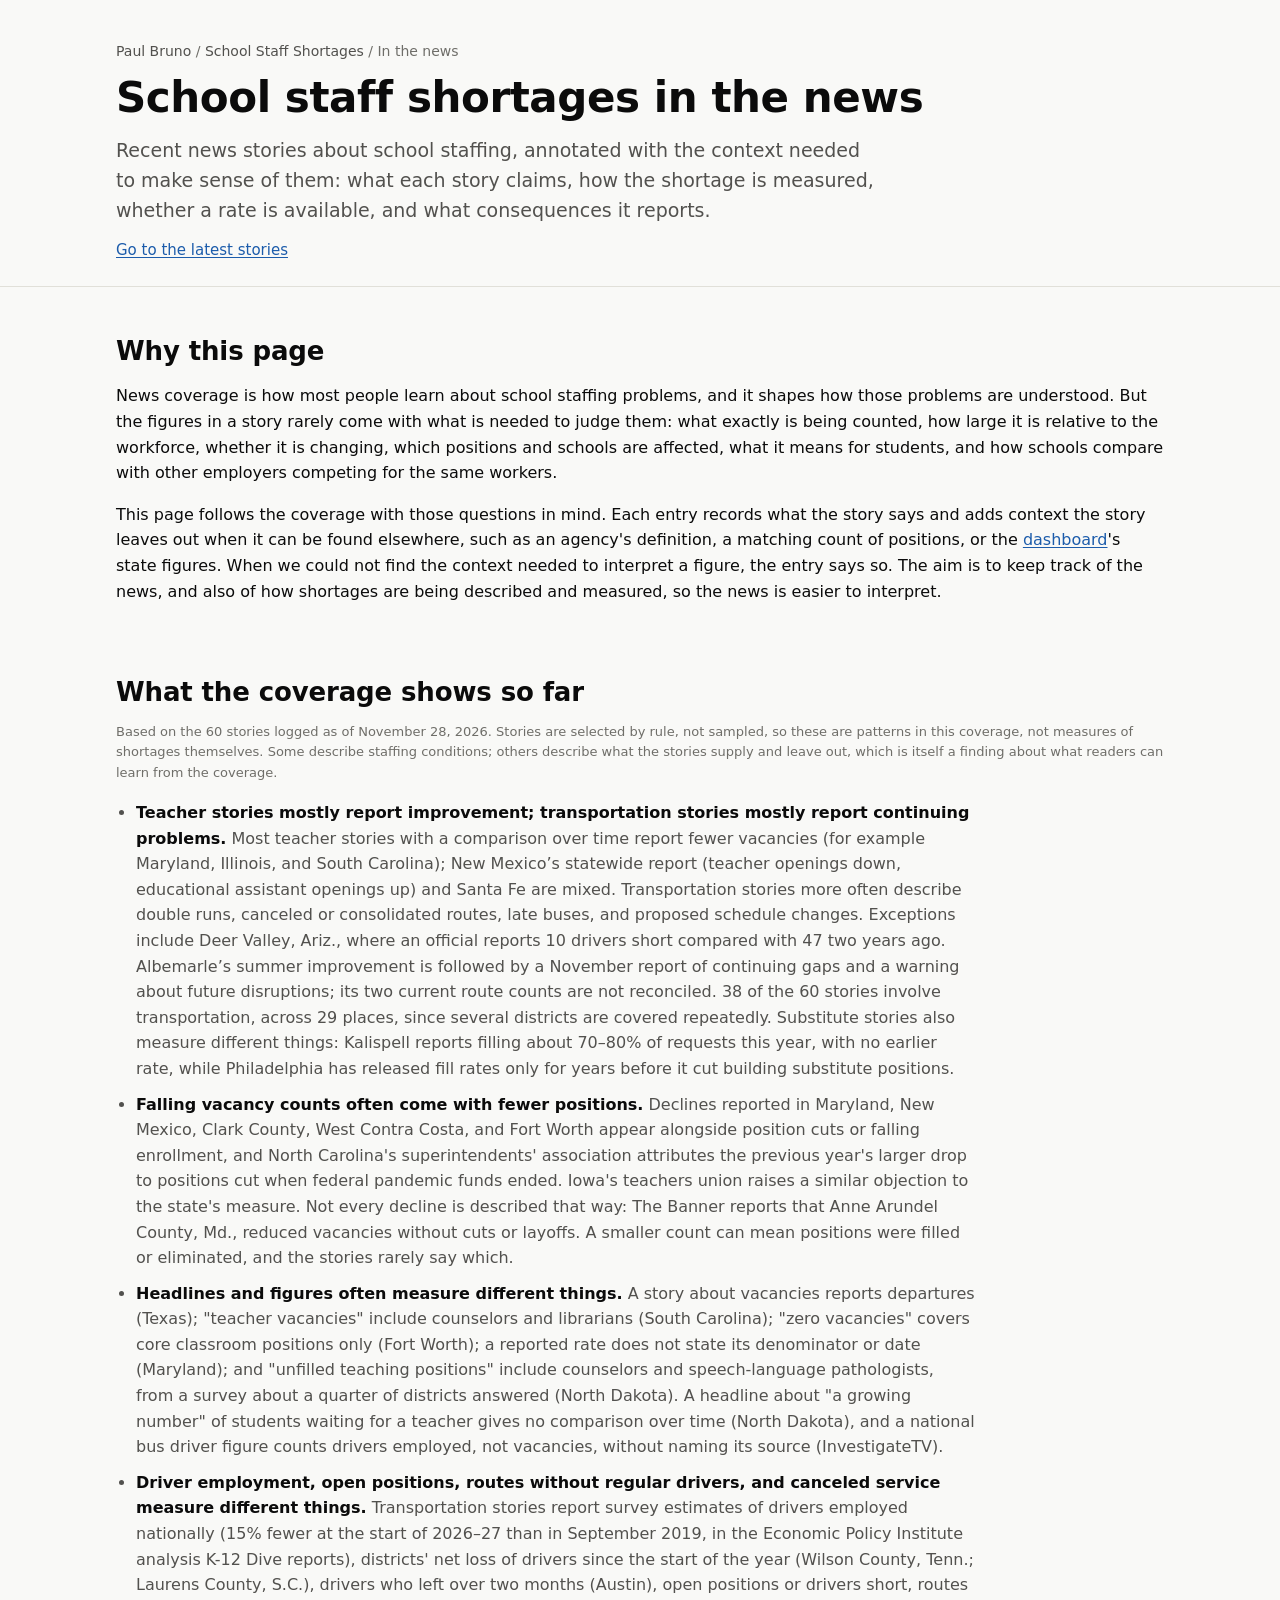
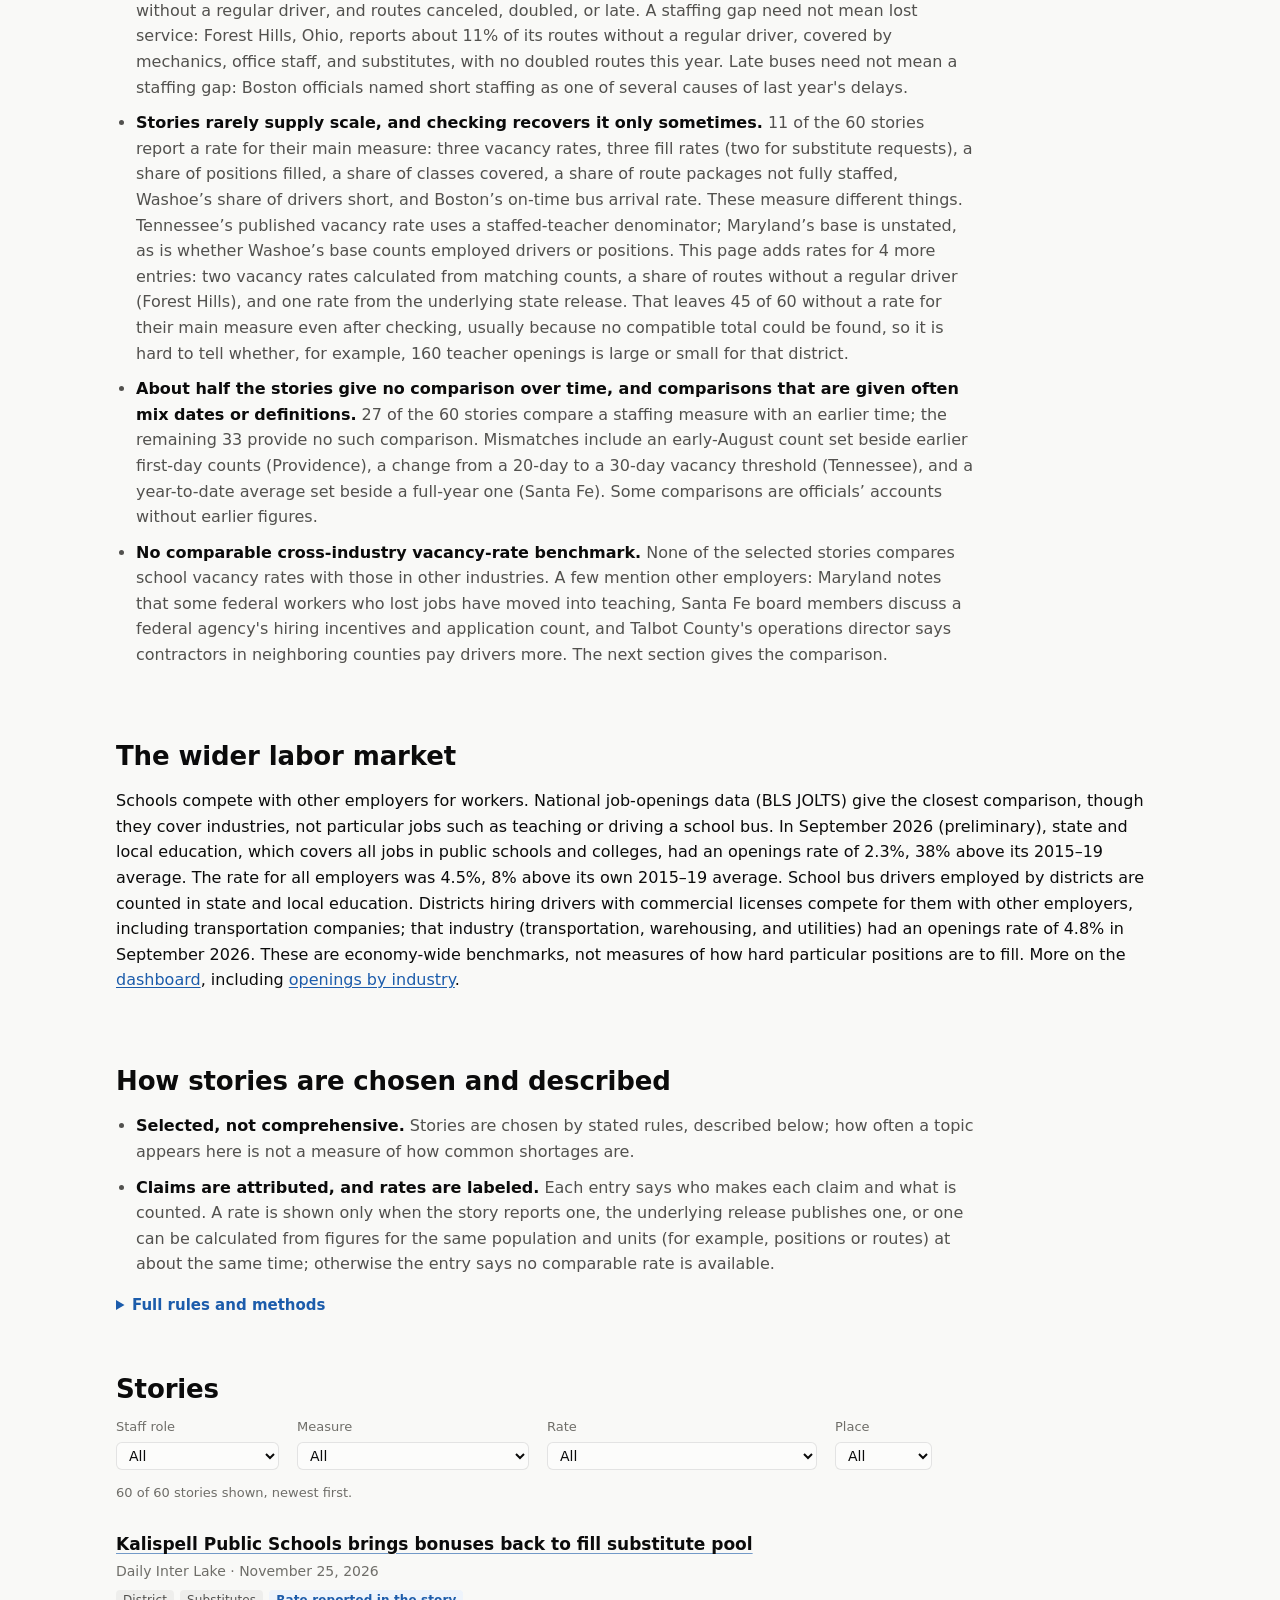
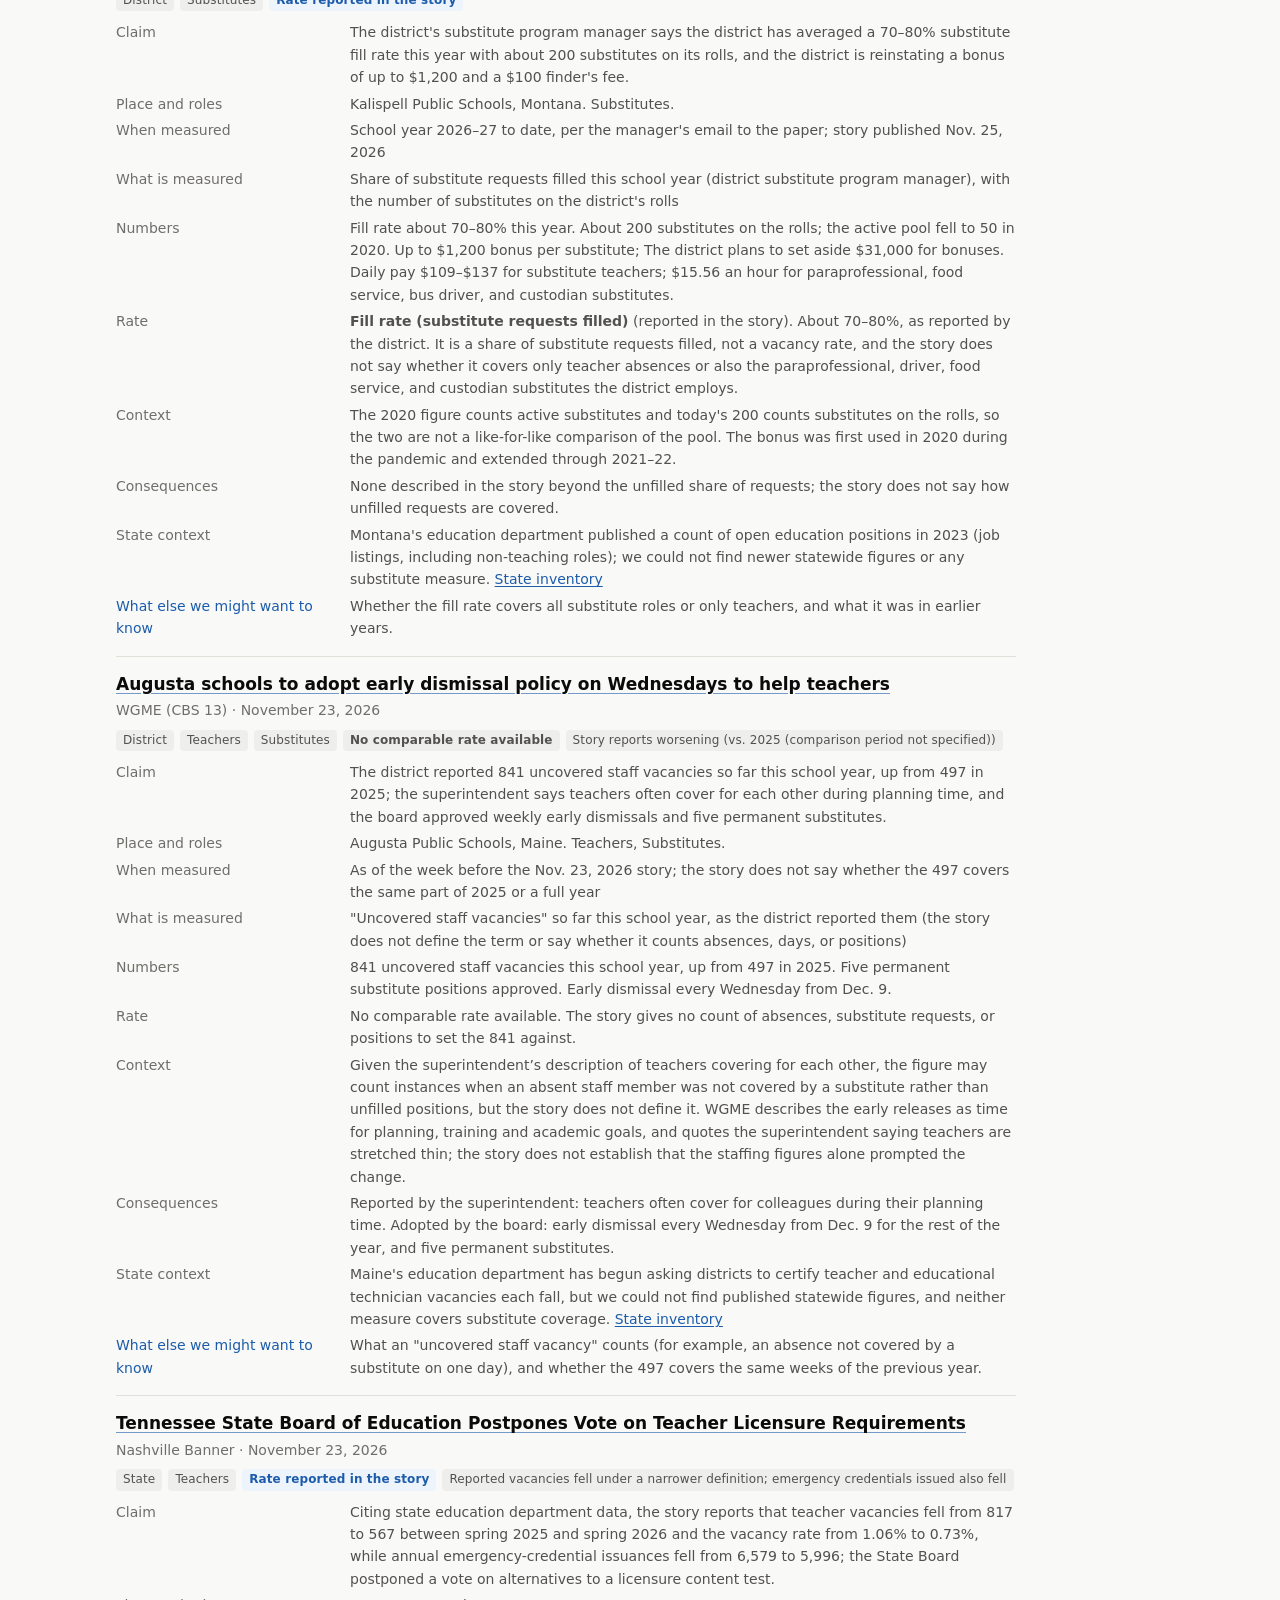
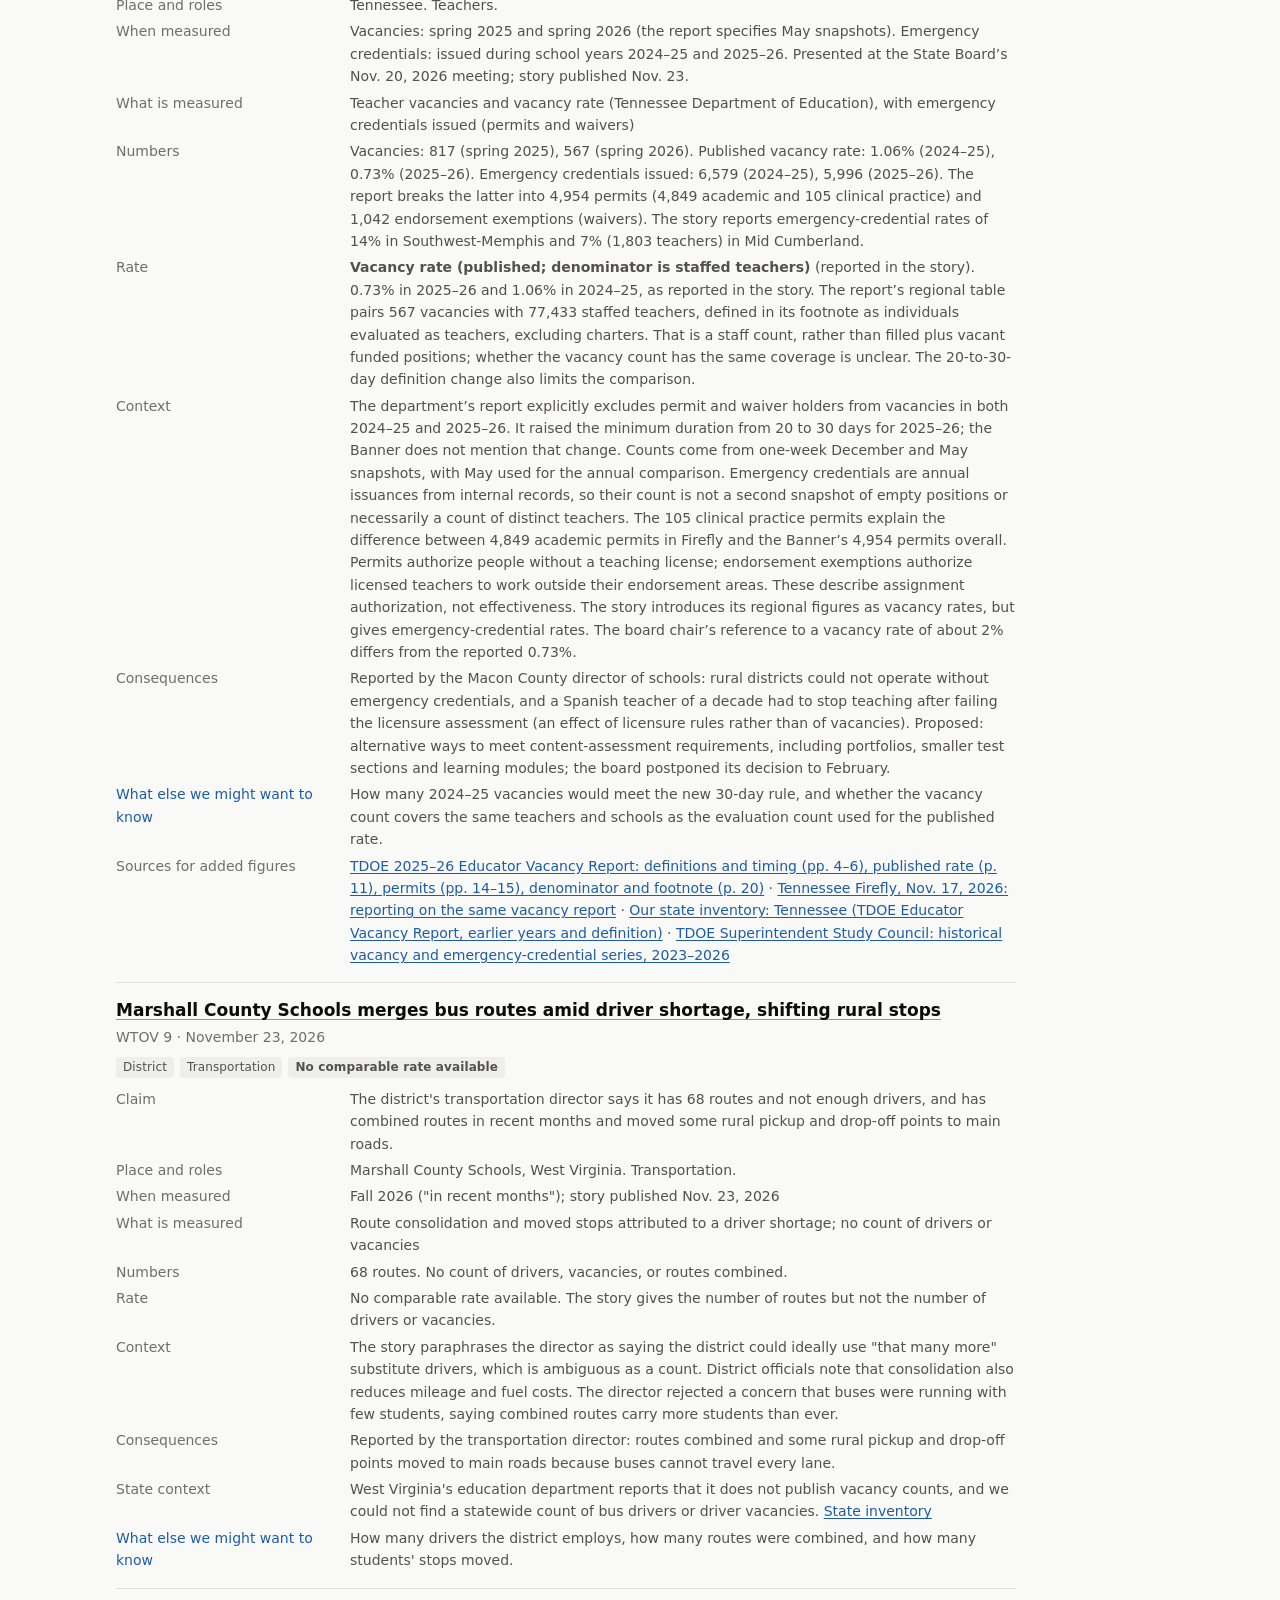
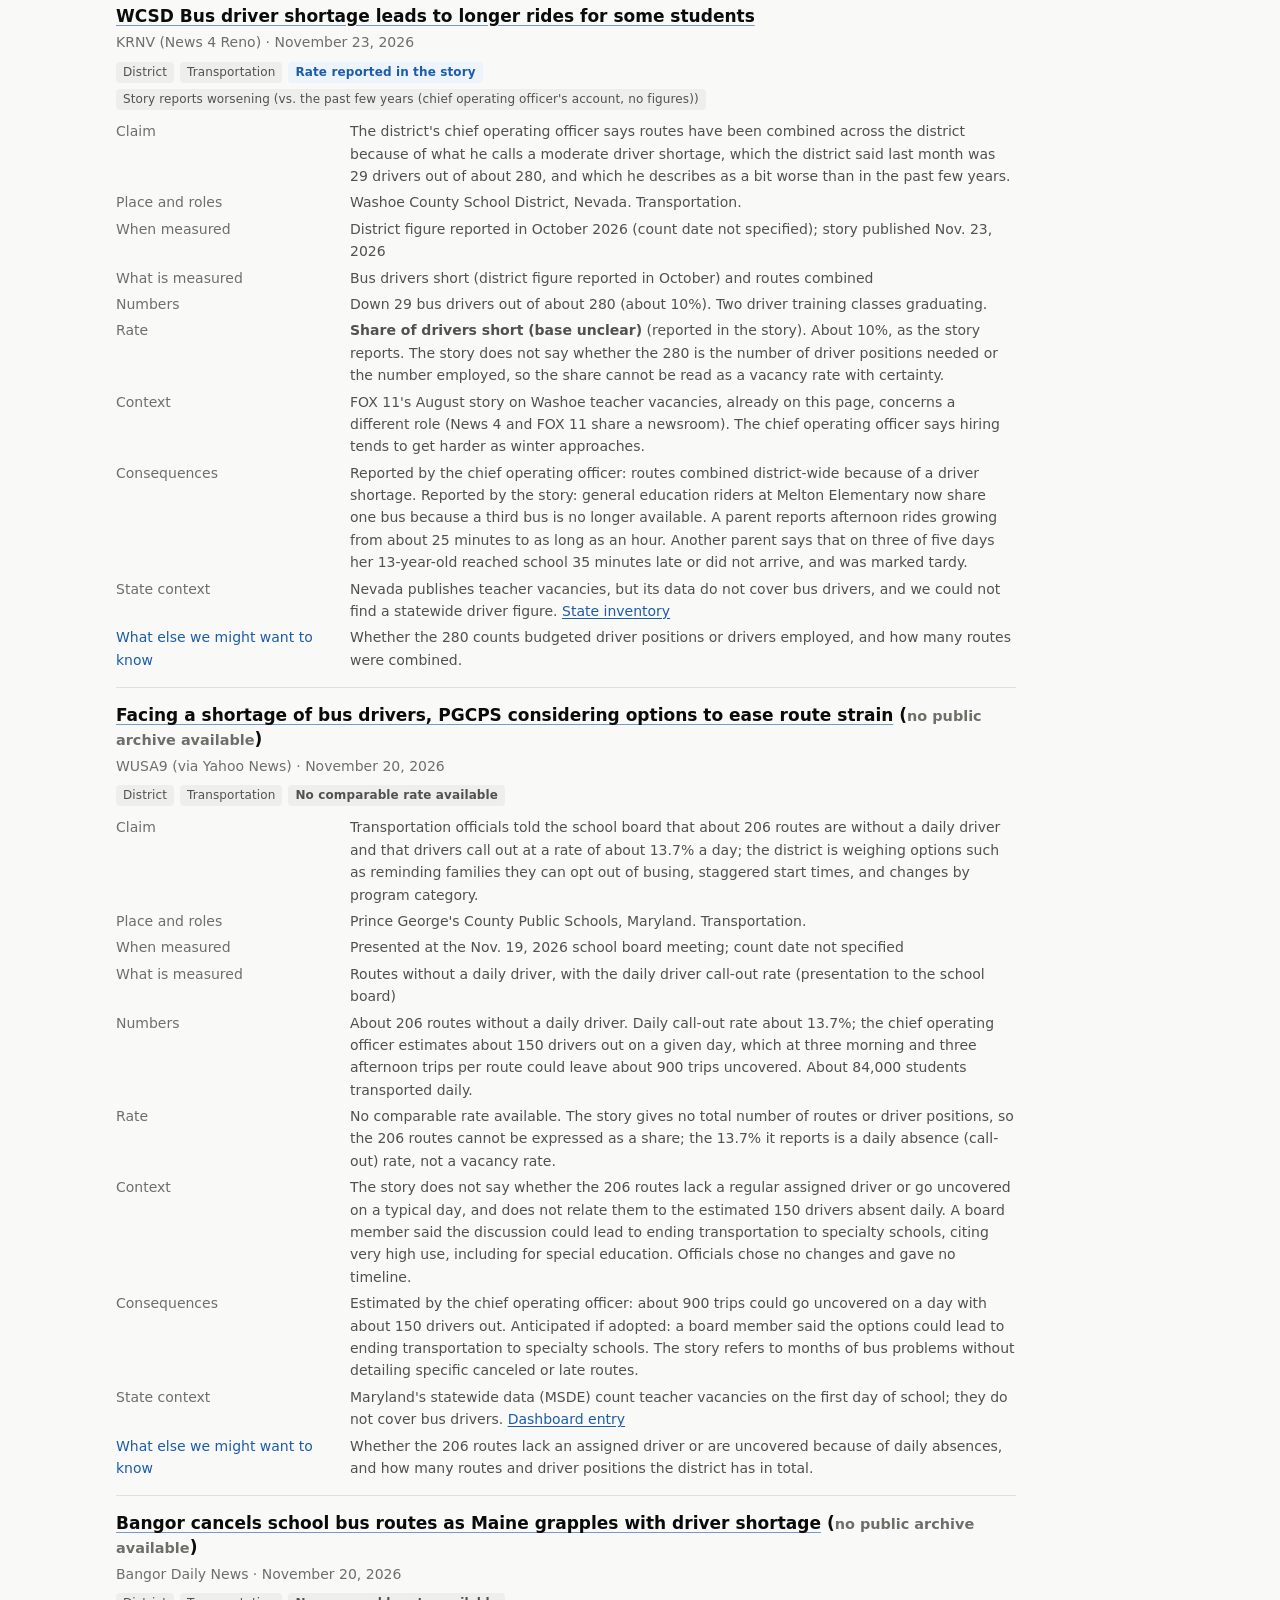
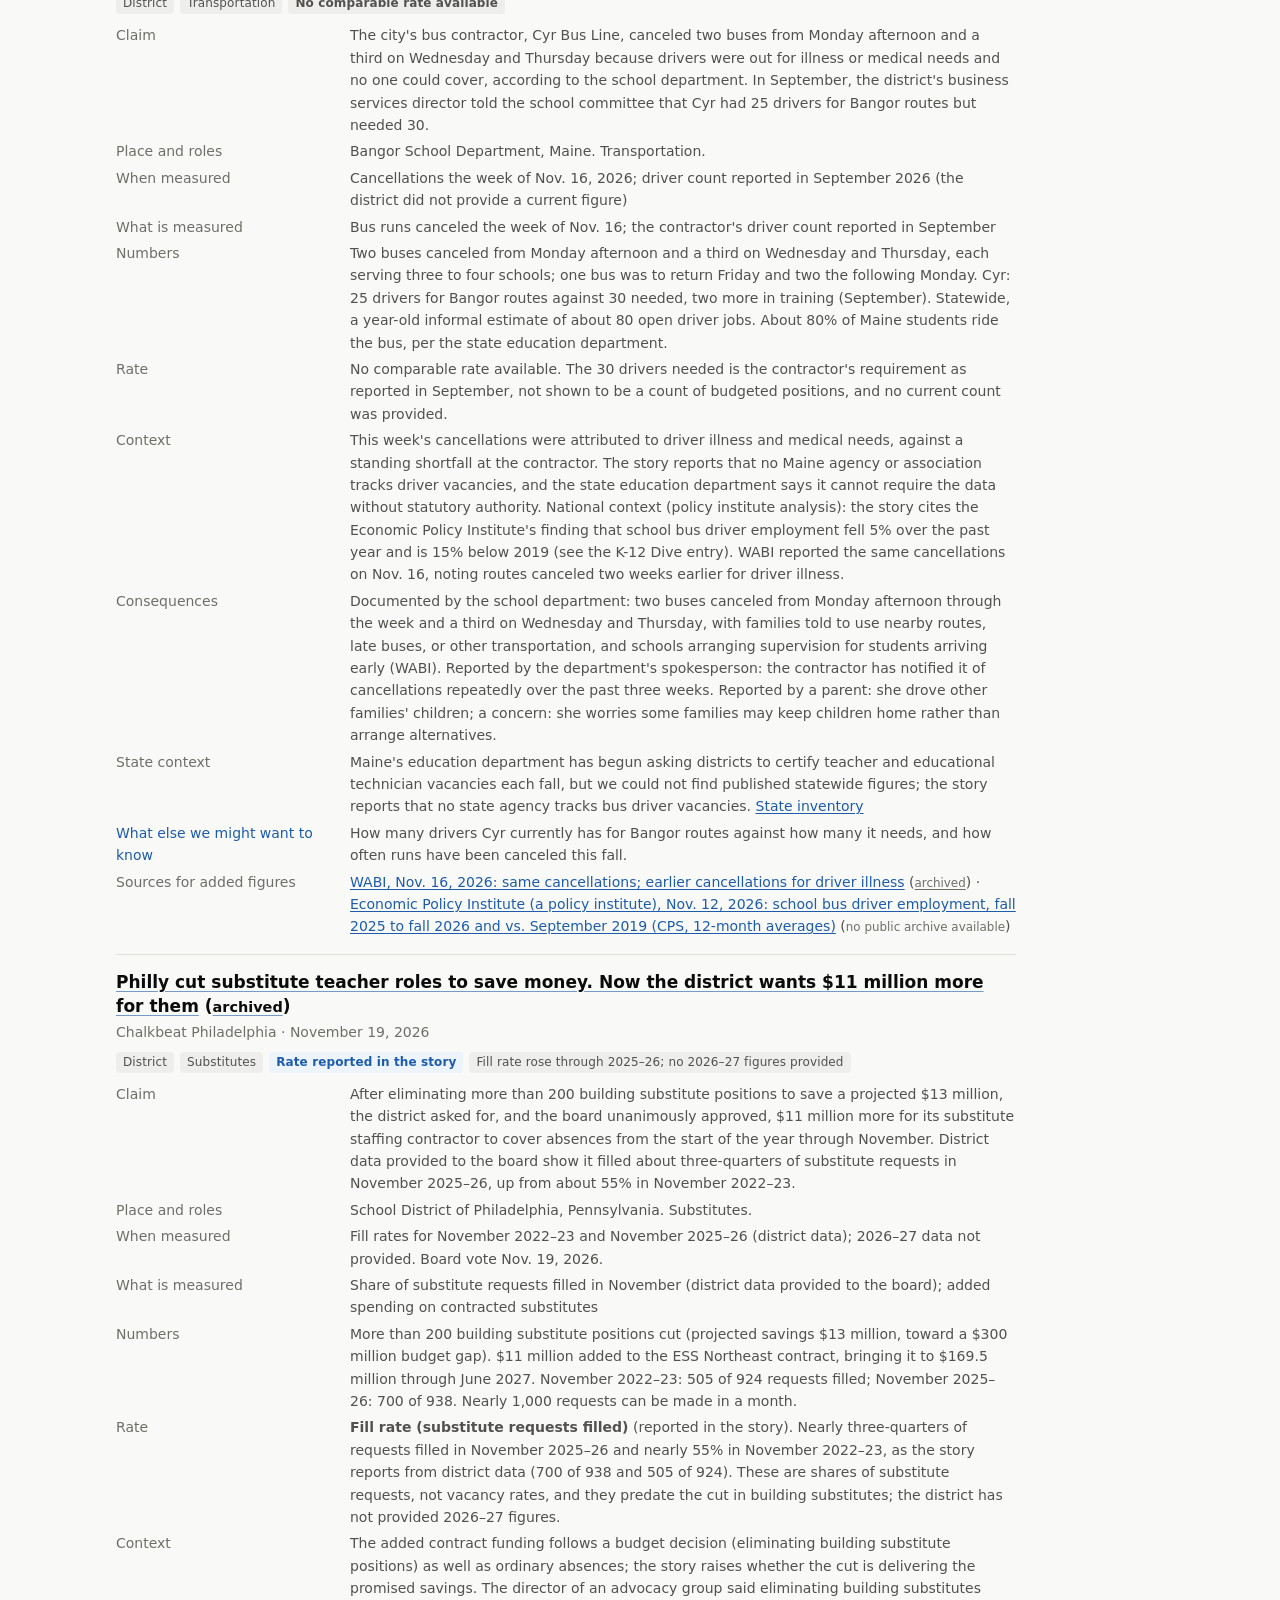
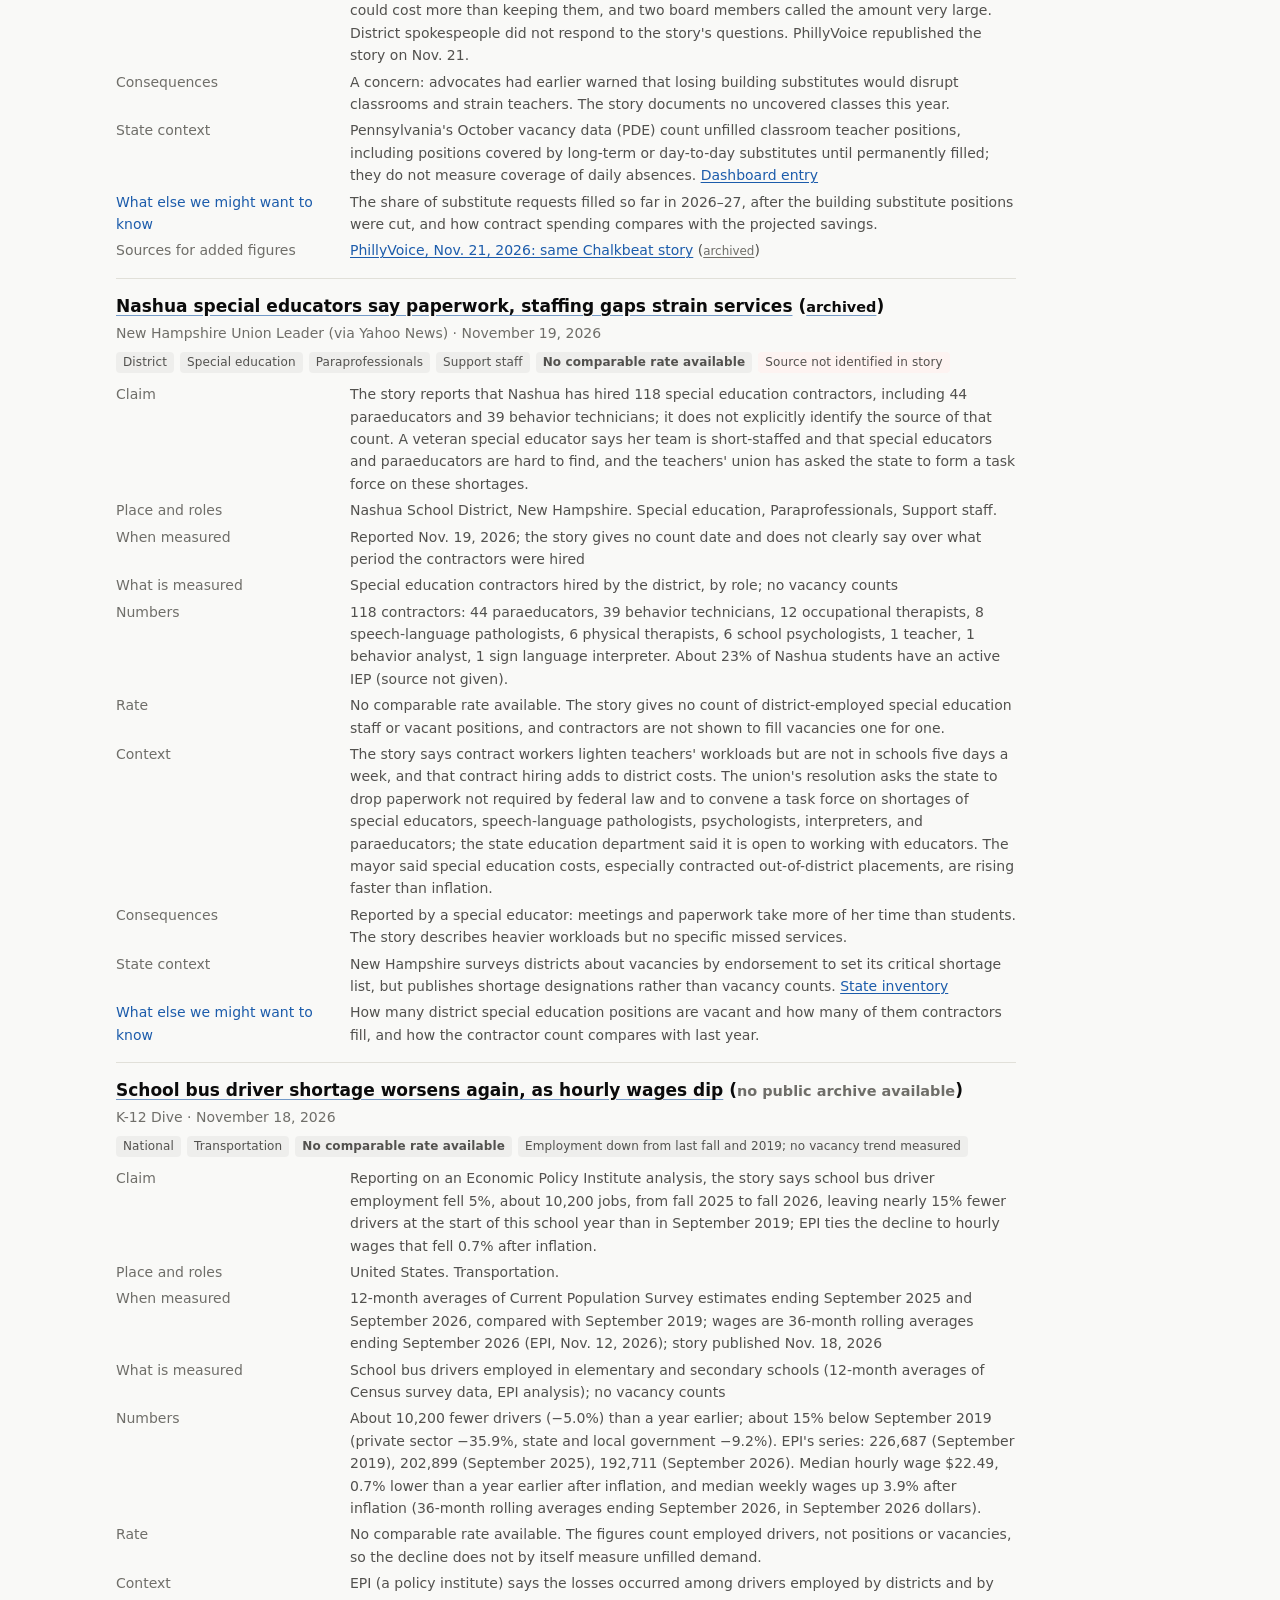
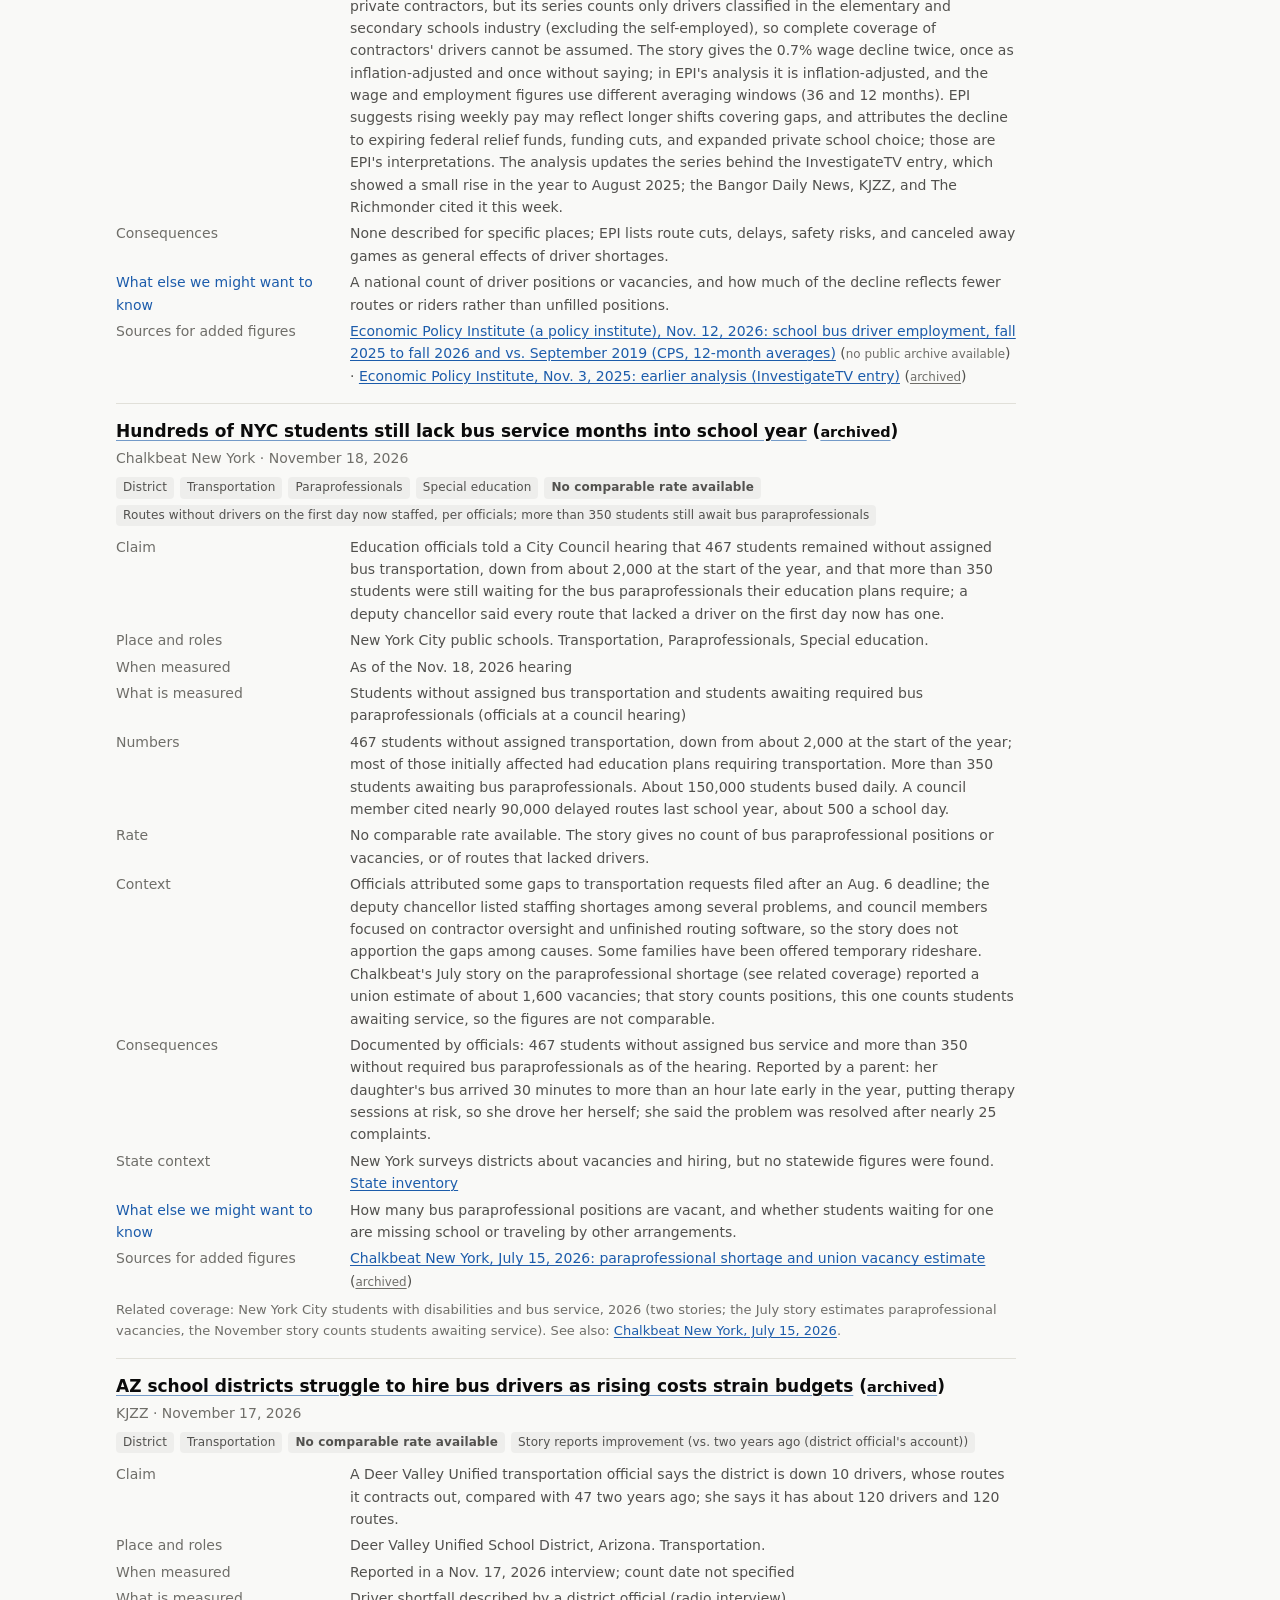
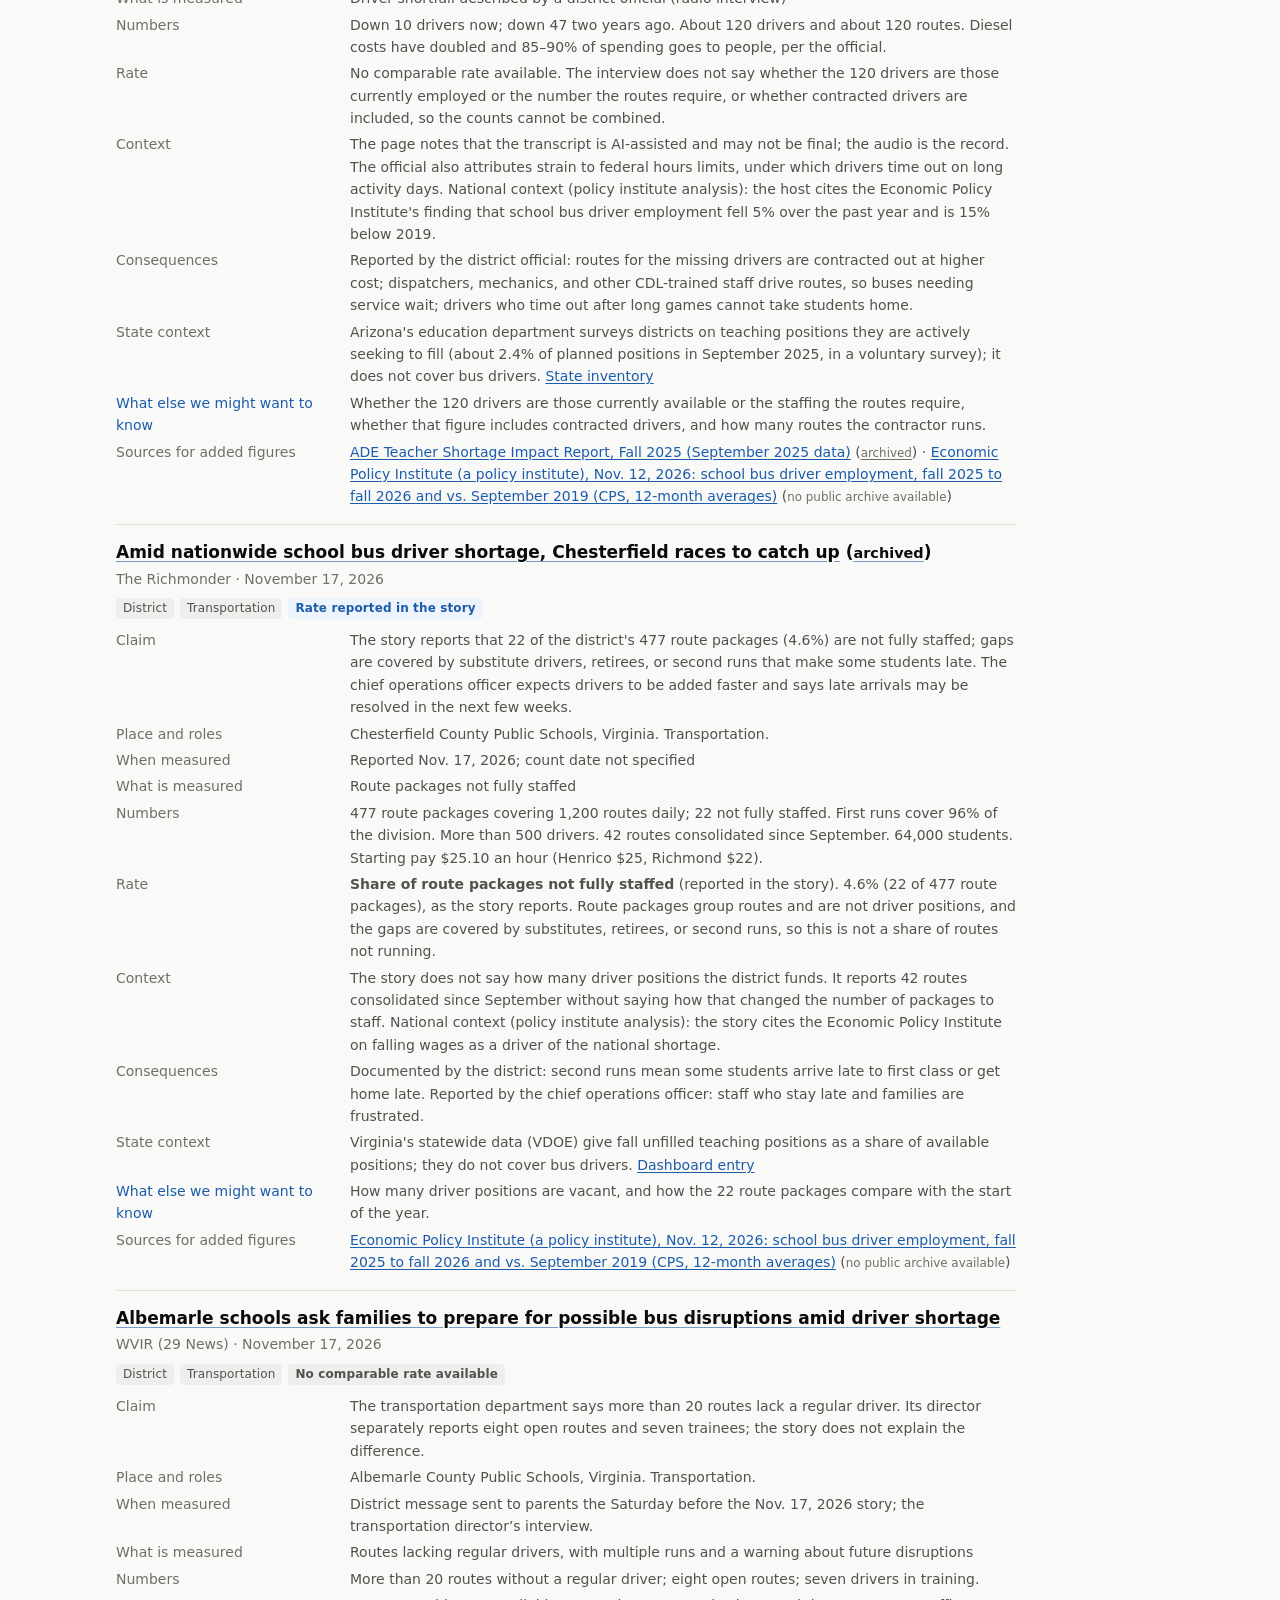
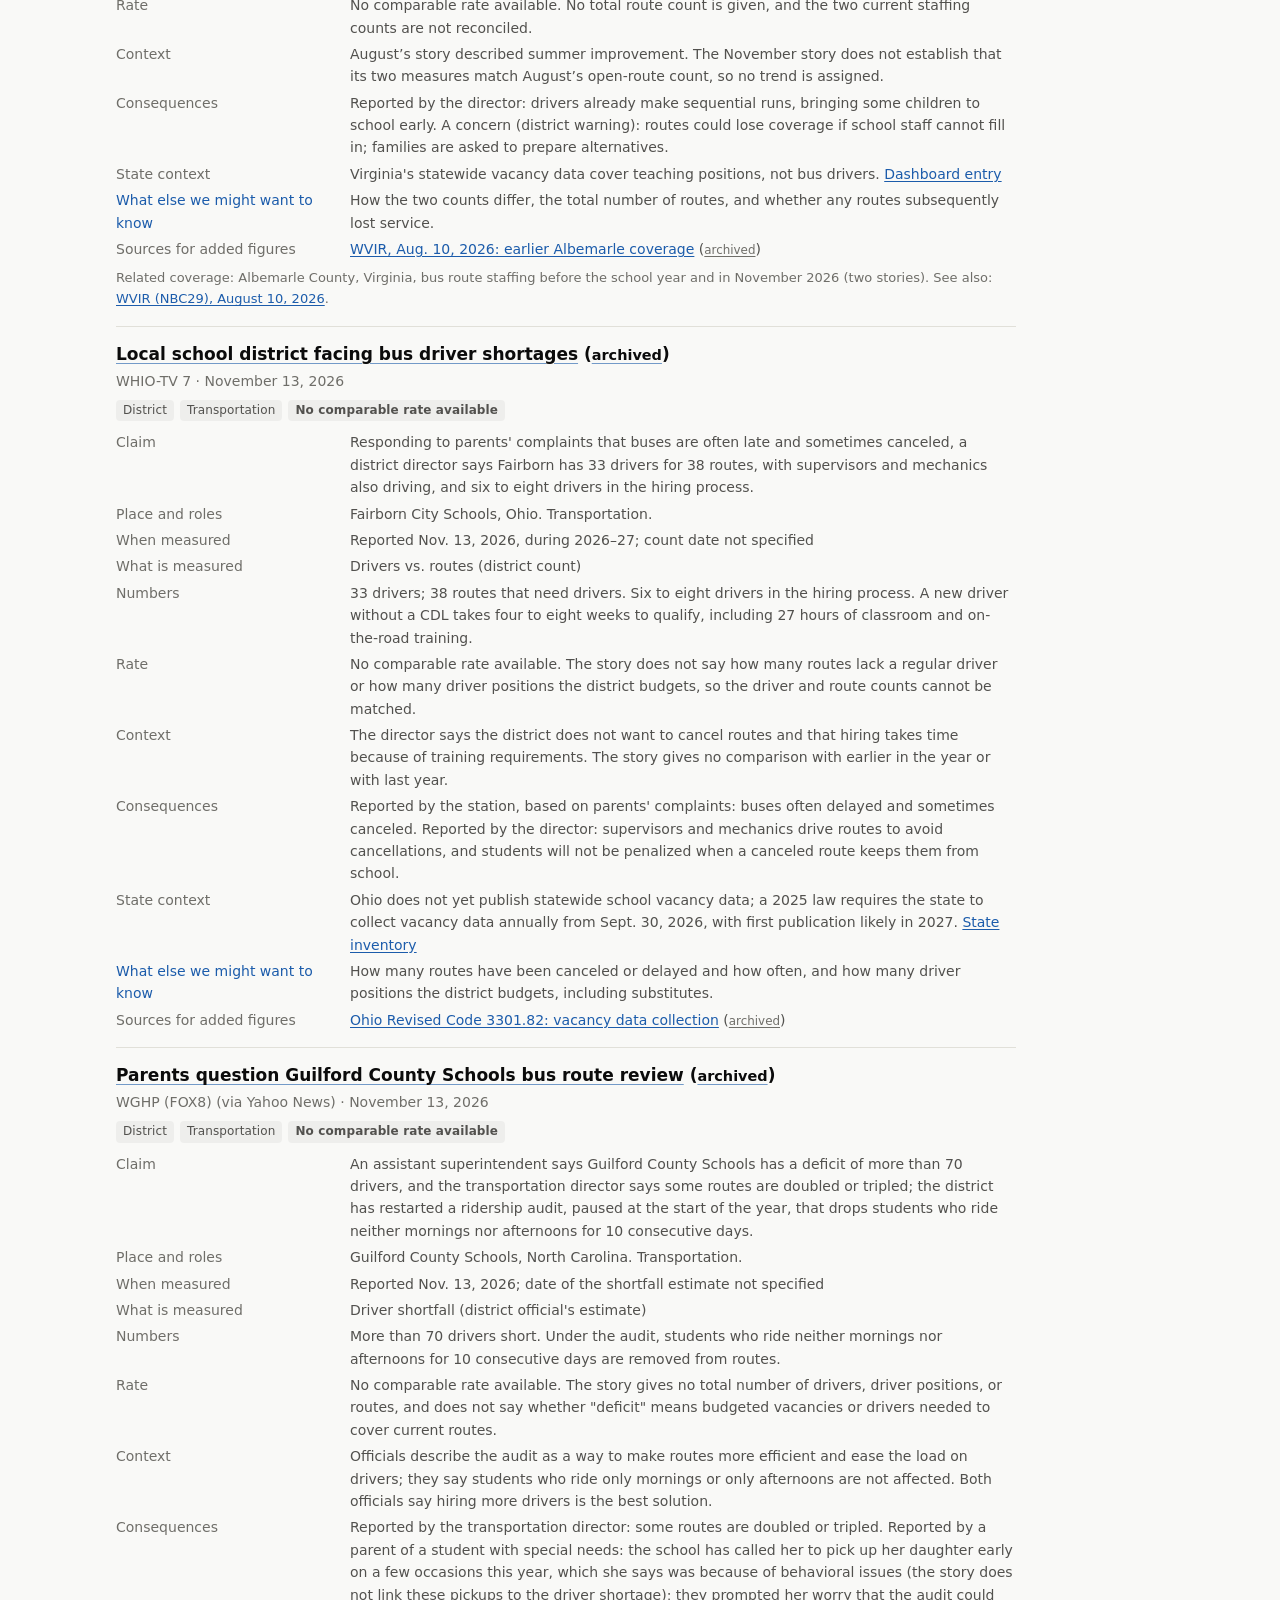
<file: news.html>
<!doctype html>
<html lang="en">
<head>
<meta charset="utf-8">
<meta name="viewport" content="width=device-width, initial-scale=1">
<title>Shortages in the News: School Staff Shortages</title>
<meta name="description" content="Annotated news stories about school staff shortages: what each claims, how it is measured, whether a rate is available, and what consequences are reported.">
<link rel="icon" href="data:image/svg+xml,%3Csvg xmlns='http://www.w3.org/2000/svg' viewBox='0 0 16 16'%3E%3Crect width='16' height='16' rx='3' fill='%232a78d6'/%3E%3Cpath d='M3 11 L6 7 L9 9 L13 4' stroke='white' stroke-width='1.8' fill='none' stroke-linecap='round' stroke-linejoin='round'/%3E%3C/svg%3E">
<link rel="stylesheet" href="assets/style.css">
<style>
  .news-filters { display: flex; flex-wrap: wrap; gap: 10px 18px; align-items: end; margin: 6px 0 10px; }
  .news-filters label { display: flex; flex-direction: column; font-size: 13px; color: var(--muted); gap: 4px; }
  .news-filters select { font: inherit; font-size: 14px; padding: 4px 8px; border-radius: 6px; border: 1px solid var(--border); background: var(--surface); color: var(--ink); }
  .stories { list-style: none; padding: 0; margin: 0; max-width: 900px; }
  .story { border-top: 1px solid var(--grid); padding: 16px 0; }
  .story:first-child { border-top: 0; }
  .story h3 { margin: 0; font-size: 17px; line-height: 1.4; }
  .story h3 a { color: inherit; text-underline-offset: 3px; text-decoration-color: color-mix(in srgb, var(--accent) 60%, transparent); }
  .story .src { margin: 3px 0 8px; font-size: 14px; color: var(--muted); }
  .story .tags { display: flex; flex-wrap: wrap; gap: 6px; margin: 0 0 10px; }
  .tag.rate-reported, .tag.rate-source, .tag.rate-calculated { background: var(--wash); color: var(--accent); font-weight: 600; }
  .tag.rate-none { background: var(--band); color: var(--ink-2); font-weight: 600; }
  .story .prov-dl { margin: 0; }
  .story .prov-dl dt.oq { color: var(--accent); }
  .jump { margin: 10px 0 0; font-size: 15px; }
  .story .group { font-size: 13px; color: var(--muted); margin: 8px 0 0; }
  .method { max-width: 860px; margin: 4px 0 0; }
  .method summary { cursor: pointer; font-weight: 600; font-size: 15px; color: var(--accent); }
  .method .limits { margin-top: 10px; }
  [hidden] { display: none !important; }
</style>
</head>
<body>
<header class="site-header">
  <div class="wrap">
    <p class="crumb"><a href="https://www.paul-bruno.com/">Paul Bruno</a> <span aria-hidden="true">/</span> <a href="./">School Staff Shortages</a> <span aria-hidden="true">/</span> In the news</p>
    <h1>School staff shortages in the news</h1>
    <p class="dek">Recent news stories about school staffing, annotated with the context needed to make sense of them: what each story claims, how the shortage is measured, whether a rate is available, and what consequences it reports.</p>
    <p class="jump"><a href="#stories-sec">Go to the latest stories</a></p>
  </div>
</header>

<main class="wrap">

<section id="purpose">
  <h2>Why this page</h2>
  <p>News coverage is how most people learn about school staffing problems, and it shapes how those problems are understood. But the figures in a story rarely come with what is needed to judge them: what exactly is being counted, how large it is relative to the workforce, whether it is changing, which positions and schools are affected, what it means for students, and how schools compare with other employers competing for the same workers.</p>
  <p>This page follows the coverage with those questions in mind. Each entry records what the story says and adds context the story leaves out when it can be found elsewhere, such as an agency's definition, a matching count of positions, or the <a href="./">dashboard</a>'s state figures. When we could not find the context needed to interpret a figure, the entry says so. The aim is to keep track of the news, and also of how shortages are being described and measured, so the news is easier to interpret.</p>
</section>

<section id="coverage">
  <h2>What the coverage shows so far</h2>
  <p class="small">Based on the 60 stories logged as of November 28, 2026. Stories are selected by rule, not sampled, so these are patterns in this coverage, not measures of shortages themselves. Some describe staffing conditions; others describe what the stories supply and leave out, which is itself a finding about what readers can learn from the coverage.</p>
  <ul class="limits">
    <li><strong>Teacher stories mostly report improvement; transportation stories mostly report continuing problems.</strong> Most teacher stories with a comparison over time report fewer vacancies (for example Maryland, Illinois, and South Carolina); New Mexico’s statewide report (teacher openings down, educational assistant openings up) and Santa Fe are mixed. Transportation stories more often describe double runs, canceled or consolidated routes, late buses, and proposed schedule changes. Exceptions include Deer Valley, Ariz., where an official reports 10 drivers short compared with 47 two years ago. Albemarle’s summer improvement is followed by a November report of continuing gaps and a warning about future disruptions; its two current route counts are not reconciled. 38 of the 60 stories involve transportation, across 29 places, since several districts are covered repeatedly. Substitute stories also measure different things: Kalispell reports filling about 70–80% of requests this year, with no earlier rate, while Philadelphia has released fill rates only for years before it cut building substitute positions.</li>
    <li><strong>Falling vacancy counts often come with fewer positions.</strong> Declines reported in Maryland, New Mexico, Clark County, West Contra Costa, and Fort Worth appear alongside position cuts or falling enrollment, and North Carolina's superintendents' association attributes the previous year's larger drop to positions cut when federal pandemic funds ended. Iowa's teachers union raises a similar objection to the state's measure. Not every decline is described that way: The Banner reports that Anne Arundel County, Md., reduced vacancies without cuts or layoffs. A smaller count can mean positions were filled or eliminated, and the stories rarely say which.</li>
    <li><strong>Headlines and figures often measure different things.</strong> A story about vacancies reports departures (Texas); "teacher vacancies" include counselors and librarians (South Carolina); "zero vacancies" covers core classroom positions only (Fort Worth); a reported rate does not state its denominator or date (Maryland); and "unfilled teaching positions" include counselors and speech-language pathologists, from a survey about a quarter of districts answered (North Dakota). A headline about "a growing number" of students waiting for a teacher gives no comparison over time (North Dakota), and a national bus driver figure counts drivers employed, not vacancies, without naming its source (InvestigateTV).</li>
    <li><strong>Driver employment, open positions, routes without regular drivers, and canceled service measure different things.</strong> Transportation stories report survey estimates of drivers employed nationally (15% fewer at the start of 2026–27 than in September 2019, in the Economic Policy Institute analysis K-12 Dive reports), districts' net loss of drivers since the start of the year (Wilson County, Tenn.; Laurens County, S.C.), drivers who left over two months (Austin), open positions or drivers short, routes without a regular driver, and routes canceled, doubled, or late. A staffing gap need not mean lost service: Forest Hills, Ohio, reports about 11% of its routes without a regular driver, covered by mechanics, office staff, and substitutes, with no doubled routes this year. Late buses need not mean a staffing gap: Boston officials named short staffing as one of several causes of last year's delays.</li>
    <li><strong>Stories rarely supply scale, and checking recovers it only sometimes.</strong> 11 of the 60 stories report a rate for their main measure: three vacancy rates, three fill rates (two for substitute requests), a share of positions filled, a share of classes covered, a share of route packages not fully staffed, Washoe’s share of drivers short, and Boston’s on-time bus arrival rate. These measure different things. Tennessee’s published vacancy rate uses a staffed-teacher denominator; Maryland’s base is unstated, as is whether Washoe’s base counts employed drivers or positions. This page adds rates for 4 more entries: two vacancy rates calculated from matching counts, a share of routes without a regular driver (Forest Hills), and one rate from the underlying state release. That leaves 45 of 60 without a rate for their main measure even after checking, usually because no compatible total could be found, so it is hard to tell whether, for example, 160 teacher openings is large or small for that district.</li>
    <li><strong>About half the stories give no comparison over time, and comparisons that are given often mix dates or definitions.</strong> 27 of the 60 stories compare a staffing measure with an earlier time; the remaining 33 provide no such comparison. Mismatches include an early-August count set beside earlier first-day counts (Providence), a change from a 20-day to a 30-day vacancy threshold (Tennessee), and a year-to-date average set beside a full-year one (Santa Fe). Some comparisons are officials’ accounts without earlier figures.</li>
    <li><strong>No comparable cross-industry vacancy-rate benchmark.</strong> None of the selected stories compares school vacancy rates with those in other industries. A few mention other employers: Maryland notes that some federal workers who lost jobs have moved into teaching, Santa Fe board members discuss a federal agency's hiring incentives and application count, and Talbot County's operations director says contractors in neighboring counties pay drivers more. The next section gives the comparison.</li>
  </ul>
</section>

<section id="labor-market">
  <h2>The wider labor market</h2>
  <p id="lm-text">Schools compete with other employers for workers. National job-openings data give the closest comparison, though they cover industries, not particular jobs such as teaching or driving a school bus; see the <a href="./#now">dashboard</a>.</p>
</section>

<section id="about">
  <h2>How stories are chosen and described</h2>
  <ul class="limits">
    <li><strong>Selected, not comprehensive.</strong> Stories are chosen by stated rules, described below; how often a topic appears here is not a measure of how common shortages are.</li>
    <li><strong>Claims are attributed, and rates are labeled.</strong> Each entry says who makes each claim and what is counted. A rate is shown only when the story reports one, the underlying release publishes one, or one can be calculated from figures for the same population and units (for example, positions or routes) at about the same time; otherwise the entry says no comparable rate is available.</li>
  </ul>
  <details class="method">
    <summary>Full rules and methods</summary>
    <ul class="limits">
    <li><strong>Selected, not comprehensive.</strong> Stories are included if they come from U.S. news outlets (not automated meeting summaries or vendor blogs), are freely readable in full when logged, make a specific claim about a defined place and staff role, and are not repeats of an underlying release already logged (related coverage is grouped instead). Routine notices limited to a single day, such as a school announcing that routes will be combined or late tomorrow, are not logged even when they announce a concrete change; stories about a pattern of such disruptions qualify. Stories about improving staffing are included deliberately. How often a topic appears here is not a measure of how common shortages are. Paywalled outlets, including many large newspapers, are excluded by rule; a free syndicated copy of a paywalled outlet's story qualifies.</li>
    <li><strong>Claims are attributed.</strong> "The district says…" reports a claim; it is not independent verification. The source of key figures is labeled specifically, such as a union estimate, a vendor-sponsored survey, or a district administrative count, either for the whole entry or beside the figures concerned. A label on the whole entry identifies either a source relationship readers should know about (such as a union estimate) or missing attribution ("Source not identified in story"); an unnamed source is not assumed to have an interest in the result. Each entry separates when a figure was measured from when the story was published. Consequences are labeled by kind: observed and documented, reported by someone (named by role), a concern, or anticipated if a proposal is adopted. Direction tags describe what the story reports about staffing measures (vacancies, openings, departures, employment, coverage of teaching assignments by teachers or substitutes, and coverage of bus routes by drivers) relative to a stated baseline; stories with no such comparison have no direction tag. Reports about service, such as a parent's account of worsening delays or transportation delays generally, are attributed in the entry instead.</li>
    <li><strong>Rates are labeled by where they come from.</strong> The label refers to the entry's main measure; rates for other measures mentioned in a story are described in the entry. <em>Reported in the story</em>; <em>from the underlying release</em> (published by the source but not in the story); <em>calculated here</em>, from figures that measure the same population and units (for example, positions or routes) at about the same time, with the calculation shown; or <em>no comparable rate available</em>, when no compatible count of the same population and units (for example, positions or routes) exists. No rates are calculated from mismatched figures; arithmetic on rounded but compatible figures may give "about" a value. Each rate also says what kind of rate it is (a vacancy rate, a fill rate, or another share); a rate reported in a story is not necessarily comparable with others. Calculated vacancy rates use vacant positions divided by filled plus vacant positions for the same roles, places, units, and time. Other calculated shares follow the same rule: a share of routes without a regular driver uses counts of the same routes, for the same place and time, and is kept distinct from routes not running. Figures and definitions brought in from outside the story are linked beside the entry.</li>
    <li><strong>Credentials describe authorization, not effectiveness.</strong> Where a source supports it, entries name the specific situation: a teacher not fully licensed or certified for the assignment, teaching outside a certification area, or working under a provisional or emergency credential. These differ; a teacher can be fully licensed in general education without the endorsement a special education assignment requires. Credential status describes formal authorization for an assignment; it does not by itself establish how well someone teaches. A story's own terms, such as "not fully qualified," are quoted and attributed rather than translated into a credential category the source does not confirm.</li>
    <li><strong>Updated weekly.</strong> New stories are found and drafted with the help of an AI assistant, then read and reviewed before they are added. Corrections to entries are recorded in the <a href="provenance.html#changes">changes log</a>.</li>
    <li><strong>Context is added, and gaps are named.</strong> Where a story concerns one district, or a state's figures other than its official vacancy data, a "State context" line says what the state publishes and links its entry on the dashboard or in the 50-state inventory; it describes the state, not the district in the story. "What else we might want to know" names information that would help interpret the story and that neither the story nor the added context supplies.</li>
  </ul>
  </details>
</section>

<section id="stories-sec">
  <h2>Stories</h2>
  <div class="news-filters" role="group" aria-label="Filter stories">
    <label>Staff role<select id="f-role"><option value="">All</option></select></label>
    <label>Measure<select id="f-measure"><option value="">All</option></select></label>
    <label>Rate<select id="f-rate"><option value="">All</option></select></label>
    <label>Place<select id="f-level"><option value="">All</option></select></label>
  </div>
  <p class="small" id="count" aria-live="polite"></p>
  <ul class="stories" id="stories"></ul>
</section>

</main>

<footer class="site-footer">
  <div class="wrap"><p><a href="./">Back to the dashboard</a> · <a href="reading.html">Further reading</a> · <a href="provenance.html">Data provenance</a>. Built by <a href="https://www.paul-bruno.com/">Paul Bruno</a>.</p></div>
</footer>

<script src="assets/archive-links.js" defer></script>
<script src="assets/analytics.js" defer></script>
<script>
const RATE_LABEL = {"reported":"Rate reported in the story","source":"Rate from the underlying release","calculated":"Rate calculated here","none":"No comparable rate available"};
const DIR_LABEL = {"Improving":"Story reports improvement","Worsening":"Story reports worsening","Mixed":"Story reports mixed changes"};
let GROUPS = {}, S = [];
const esc = (s) => String(s).replace(/[&<>"]/g, (c) => ({ "&": "&amp;", "<": "&lt;", ">": "&gt;", '"': "&quot;" }[c]));
const fmtDate = (d) => new Date(d + "T12:00:00").toLocaleDateString("en-US", { month: "long", day: "numeric", year: "numeric" });
const FIELDS = [["claim", "Claim"], ["place", "Place and roles"], ["measured", "When measured"], ["measure", "What is measured"], ["numbers", "Numbers"], ["rateText", "Rate"], ["context", "Context"], ["consequences", "Consequences"]];

function storyHTML(s) {
  const dd = (k) => k === "place" ? `${esc(s.place)}. ${esc(s.roles.join(", "))}.`
    : k === "rateText" && s.rateType ? `<strong>${esc(s.rateType)}</strong> (${RATE_LABEL[s.rate].replace(/^Rate /, "").toLowerCase()}). ${esc(s.rateText)}`
    : esc(s[k]);
  const srcs = s.sources && s.sources.length ? `<dt>Sources for added figures</dt><dd>${s.sources.map((x) => `<a href="${esc(x.url)}">${esc(x.label)}</a>`).join(" · ")}</dd>` : "";
  const stc = s.stateContext ? `<dt>State context</dt><dd>${esc(s.stateContext.text)} <a href="${esc(s.stateContext.url)}">${s.stateContext.url.startsWith("index.html") ? "Dashboard entry" : "State inventory"}</a></dd>` : "";
  const oq = s.openQuestions ? `<dt class="oq">What else we might want to know</dt><dd>${esc(s.openQuestions)}</dd>` : "";
  const dash = s.dash ? `<dt>On the dashboard</dt><dd><a href="index.html#def-${s.dash}">${esc(s.place)}'s definition and figures</a></dd>` : "";
  return `<li class="story" data-roles="${esc(s.roles.join("|"))}" data-measure="${esc(s.measureCat)}" id="story-${esc(s.id)}" data-rate="${s.rate}" data-level="${s.level}">
    <h3><a href="${esc(s.url)}">${esc(s.title)}</a></h3>
    <p class="src">${esc(s.outlet)} · ${fmtDate(s.date)}</p>
    <p class="tags">${s.status === "draft" ? `<span class="tag diff">Draft, not yet reviewed</span>` : ""}<span class="tag">${s.level}</span>${s.roles.map((r) => `<span class="tag">${esc(r)}</span>`).join("")}<span class="tag rate-${s.rate}">${RATE_LABEL[s.rate]}</span>${s.dirLabel ? `<span class="tag">${esc(s.dirLabel)}</span>` : DIR_LABEL[s.direction] ? `<span class="tag">${DIR_LABEL[s.direction]}${s.dirBase ? ` (${esc(s.dirBase)})` : ""}</span>` : ""}${s.sourceType ? `<span class="tag diff" title="About the source of the story's main figures: a source relationship readers should know about, or that the story does not identify its source">${esc(s.sourceType)}</span>` : ""}</p>
    <dl class="prov-dl">${FIELDS.map(([k, h]) => `<dt>${h}</dt><dd>${dd(k)}</dd>`).join("")}${stc}${oq}${srcs}${dash}</dl>
    ${s.group ? `<p class="group">${esc(GROUPS[s.group])} See also: ${S.filter((o) => o.group === s.group && o.id !== s.id).map((o) => `<a href="#story-${esc(o.id)}">${esc(o.outlet)}, ${fmtDate(o.date)}</a>`).join("; ")}.</p>` : ""}
  </li>`;
}

// Wider labor market: the same BLS data the dashboard uses, so the figures stay current.
(async () => {
  try {
    const N = await (await fetch('data/national.json', { cache: 'no-store' })).json();
    const MON = ['January', 'February', 'March', 'April', 'May', 'June', 'July', 'August', 'September', 'October', 'November', 'December'];
    const ml = (m) => `${MON[+m.slice(5, 7) - 1]} ${m.slice(0, 4)}`;
    const last = (k) => { const v = N.series[k]; for (let i = v.length - 1; i >= 0; i--) if (v[i] != null) return [N.months[i], v[i]]; };
    const base = (k) => { const v = N.months.map((m, i) => (m >= '2015-01' && m <= '2019-12' ? N.series[k][i] : null)).filter((x) => x != null); return v.reduce((a, b) => a + b, 0) / v.length; };
    const rel = (v, b) => { const d = Math.round((v / b - 1) * 100); return d === 0 ? 'about the same as' : `${Math.abs(d)}% ${d > 0 ? 'above' : 'below'}`; };
    const [m, ed] = last('SLED_JOR'); const [, all] = last('JTSJOR');
    const tr = N.industries.find((r) => r.code === '480099');
    document.getElementById('lm-text').innerHTML =
      `Schools compete with other employers for workers. National job-openings data (BLS JOLTS) give the closest comparison, though they cover industries, not particular jobs such as teaching or driving a school bus. ` +
      `In ${ml(m)}${N.latest_preliminary ? ' (preliminary)' : ''}, state and local education, which covers all jobs in public schools and colleges, had an openings rate of ${ed.toFixed(1)}%, ${rel(ed, base('SLED_JOR'))} its 2015–19 average. The rate for all employers was ${all.toFixed(1)}%, ${rel(all, base('JTSJOR'))} its own 2015–19 average. ` +
      (tr && tr.JOR != null ? `School bus drivers employed by districts are counted in state and local education. Districts hiring drivers with commercial licenses compete for them with other employers, including transportation companies; that industry (transportation, warehousing, and utilities) had an openings rate of ${tr.JOR.toFixed(1)}% in ${ml(N.industry_month)}. ` : '') +
      `These are economy-wide benchmarks, not measures of how hard particular positions are to fill. More on the <a href="./#now">dashboard</a>, including <a href="./#industries">openings by industry</a>.`;
  } catch (e) { /* keep the static paragraph */ }
})();

(async () => {
  const d = await (await fetch('data/news.json', { cache: 'no-store' })).json();
  const showDrafts = new URLSearchParams(location.search).has('drafts');
  GROUPS = d.groups; S = d.stories.filter((s) => s.status === 'reviewed' || showDrafts);
const sorted = [...S].sort((a, b) => b.date.localeCompare(a.date));
document.getElementById("stories").innerHTML = sorted.map(storyHTML).join("");

const fill = (id, vals, labels) => { const sel = document.getElementById(id); [...new Set(vals)].sort().forEach((v) => sel.insertAdjacentHTML("beforeend", `<option value="${esc(v)}">${esc(labels ? labels[v] : v)}</option>`)); };
fill("f-role", S.flatMap((s) => s.roles));
fill("f-measure", S.map((s) => s.measureCat));
fill("f-rate", S.map((s) => s.rate), RATE_LABEL);
fill("f-level", S.map((s) => s.level));

function apply() {
  const role = document.getElementById("f-role").value, m = document.getElementById("f-measure").value, r = document.getElementById("f-rate").value, l = document.getElementById("f-level").value;
  let n = 0;
  document.querySelectorAll(".story").forEach((li) => {
    const on = (!role || li.dataset.roles.split("|").includes(role)) && (!m || li.dataset.measure === m) && (!r || li.dataset.rate === r) && (!l || li.dataset.level === l);
    li.hidden = !on; n += on;
  });
  document.getElementById("count").textContent = `${n} of ${S.length} stories shown, newest first.`;
}
// Reveal an entry hidden by filters: clear only the filters that exclude it, then scroll to it.
function reveal(id) {
  const li = document.getElementById(id);
  if (!li || !li.classList.contains("story")) return;
  if (li.hidden) {
    const sel = (x) => document.getElementById(x);
    if (sel("f-role").value && !li.dataset.roles.split("|").includes(sel("f-role").value)) sel("f-role").value = "";
    if (sel("f-measure").value && li.dataset.measure !== sel("f-measure").value) sel("f-measure").value = "";
    if (sel("f-rate").value && li.dataset.rate !== sel("f-rate").value) sel("f-rate").value = "";
    if (sel("f-level").value && li.dataset.level !== sel("f-level").value) sel("f-level").value = "";
    apply();
  }
  li.scrollIntoView();
}
document.querySelectorAll(".news-filters select").forEach((s) => s.addEventListener("change", apply));
document.getElementById("stories").addEventListener("click", (e) => {
  const a = e.target.closest('a[href^="#story-"]');
  if (!a) return;
  e.preventDefault();
  history.pushState(null, "", a.getAttribute("href"));
  reveal(a.getAttribute("href").slice(1));
});
window.addEventListener("hashchange", () => reveal(location.hash.slice(1)));
apply();
if (location.hash.startsWith("#story-")) reveal(location.hash.slice(1));
})();
</script>
</body>
</html>
</file>
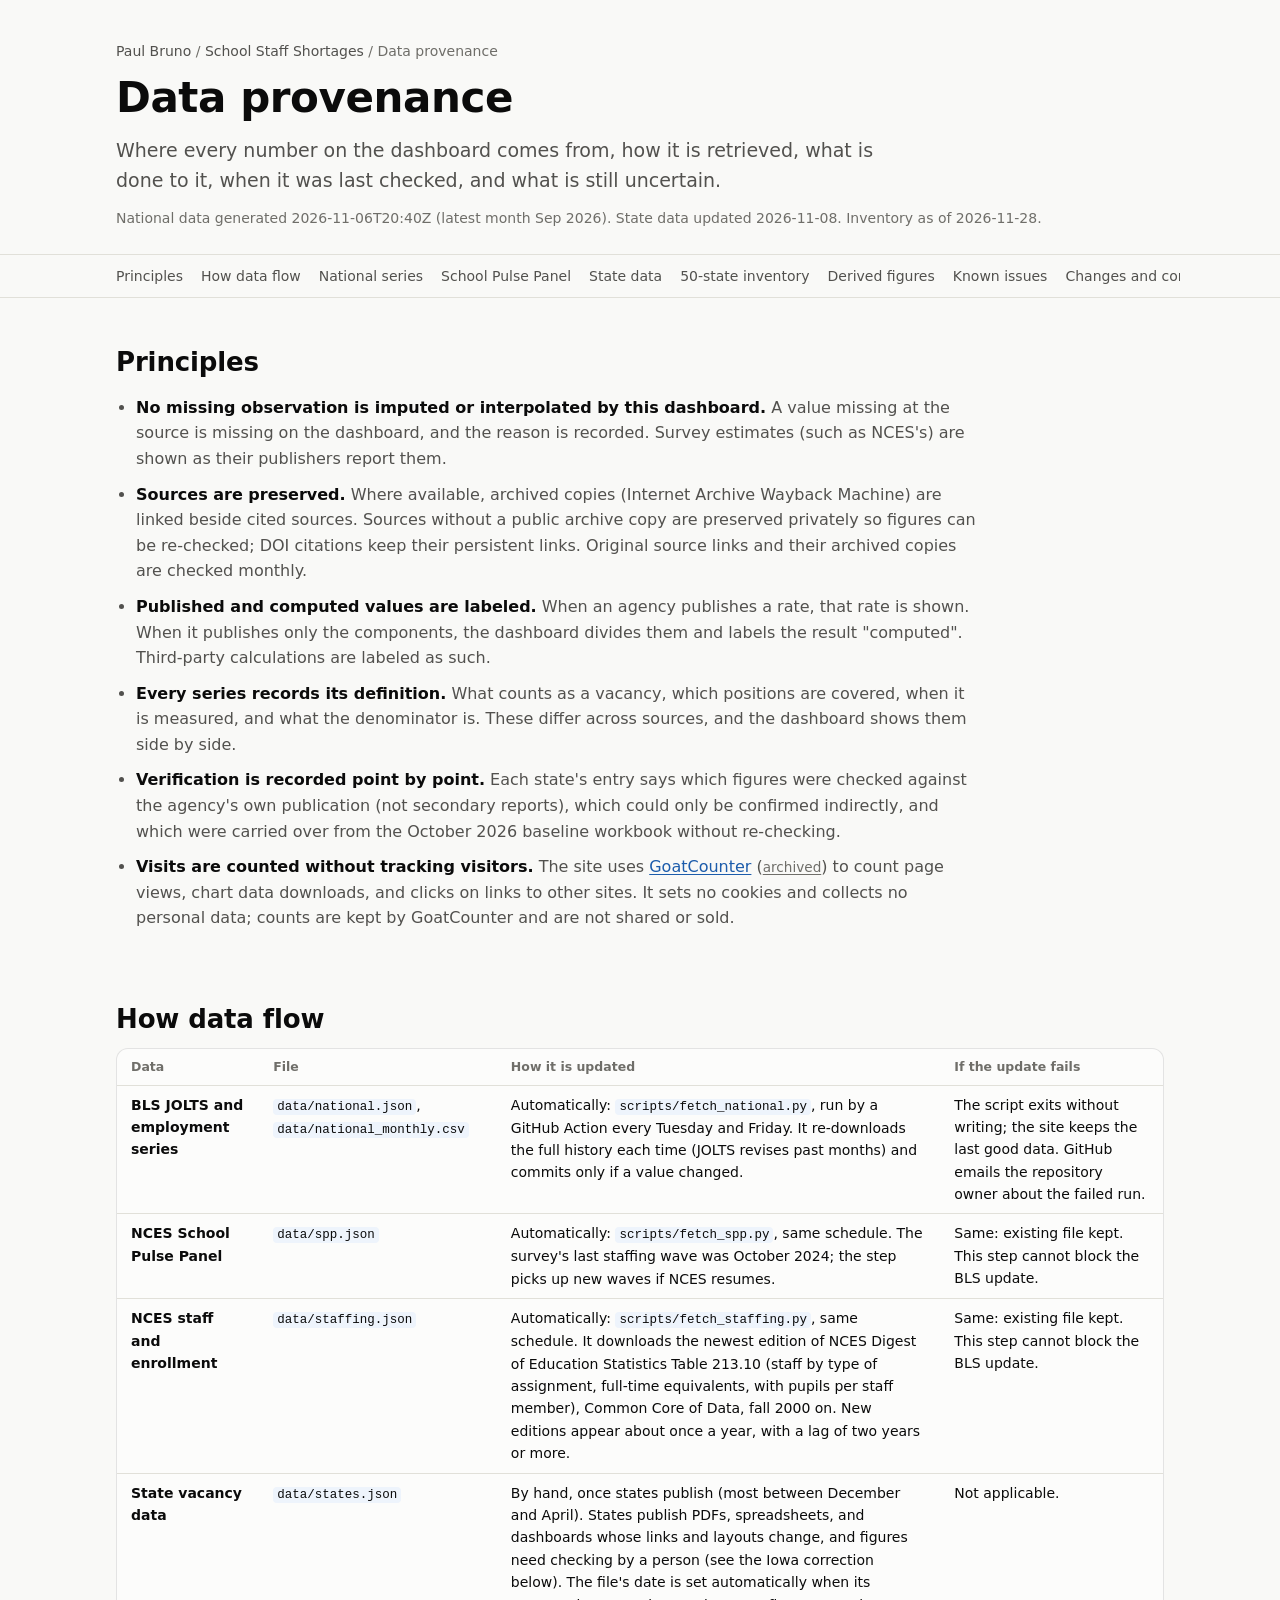
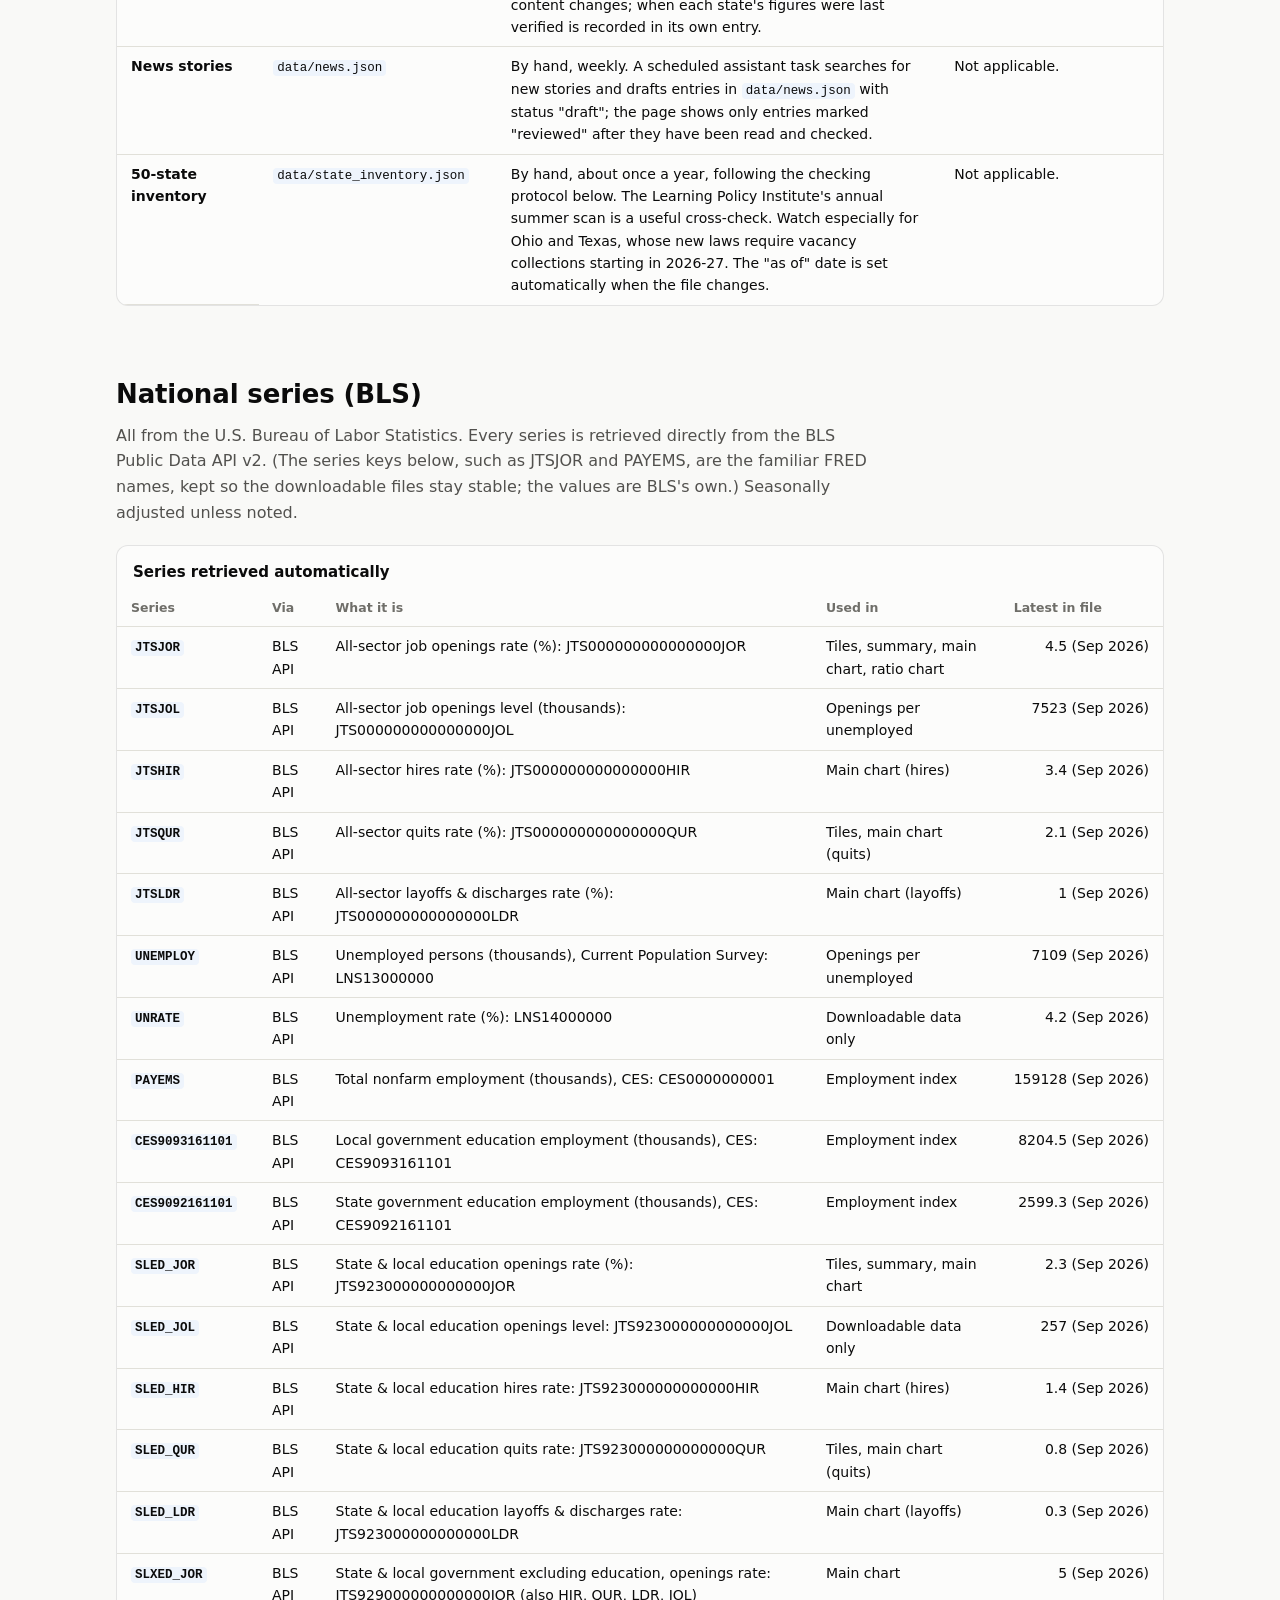
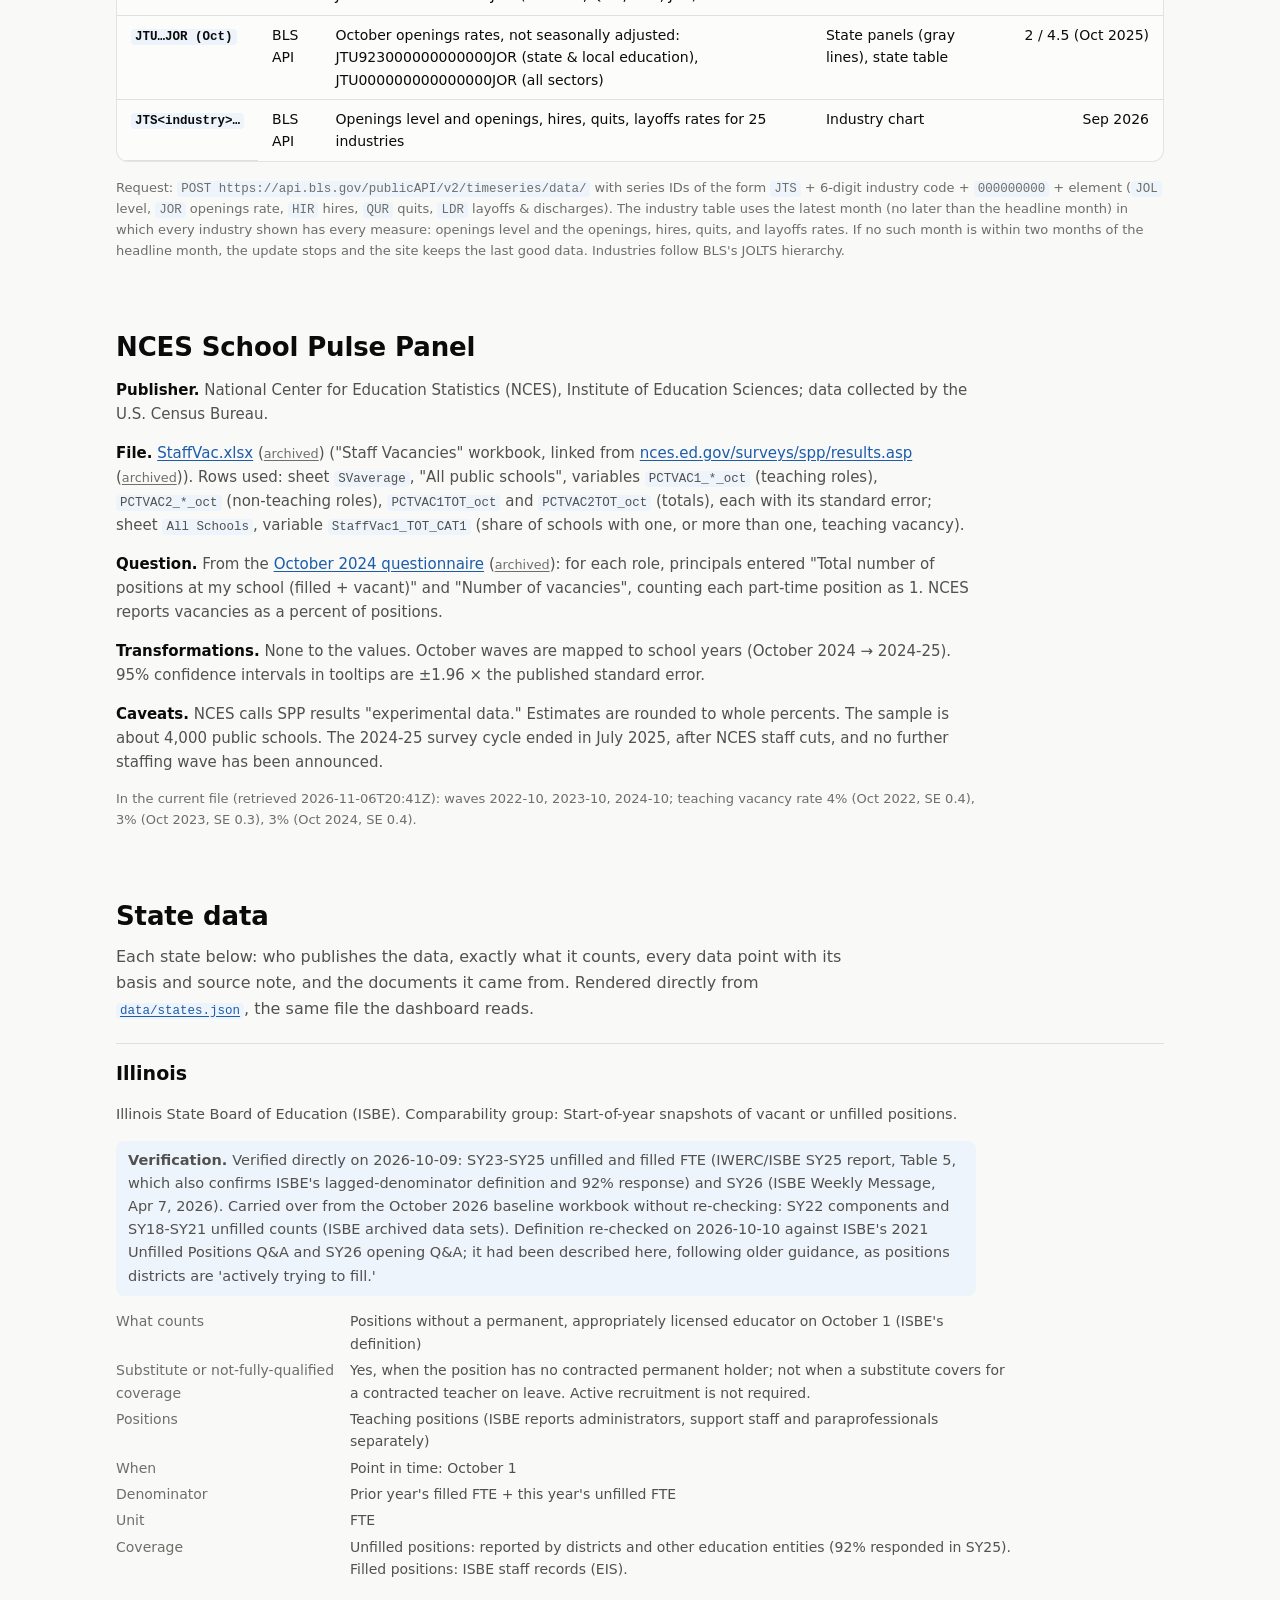
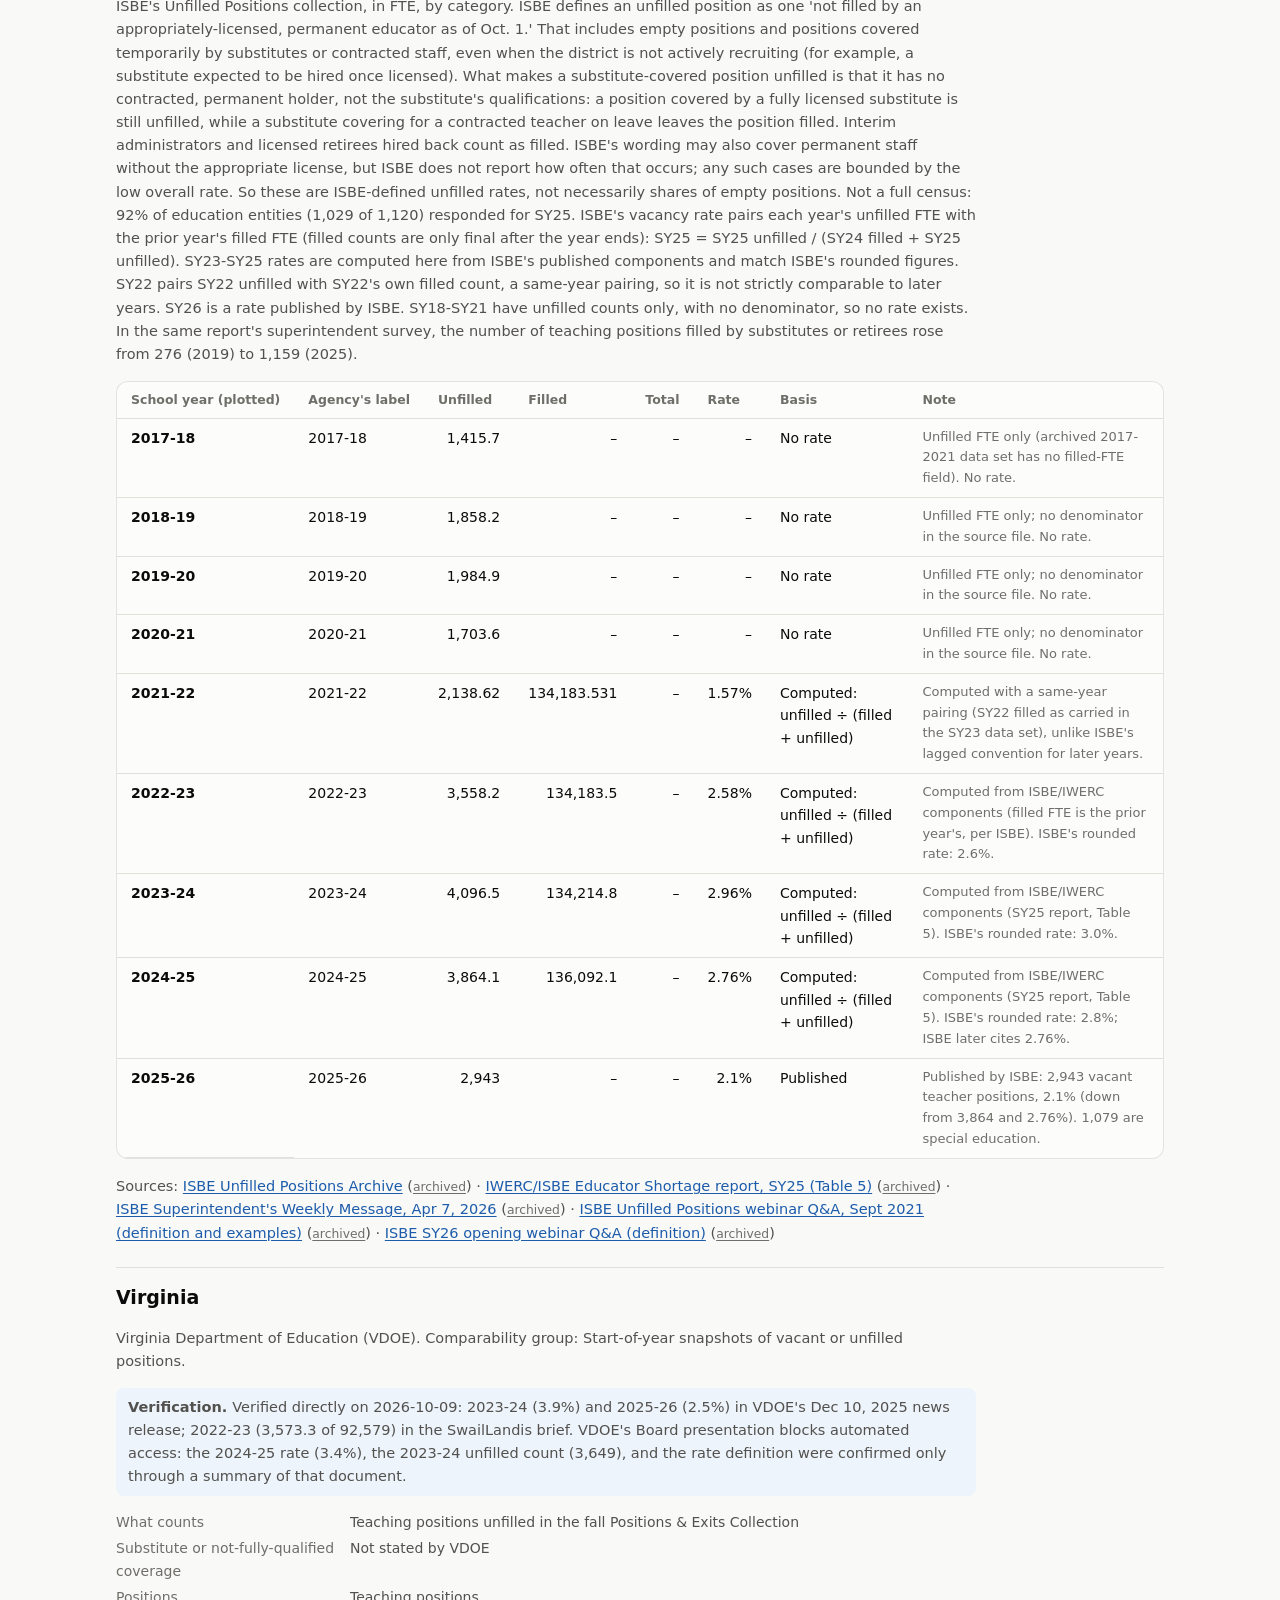
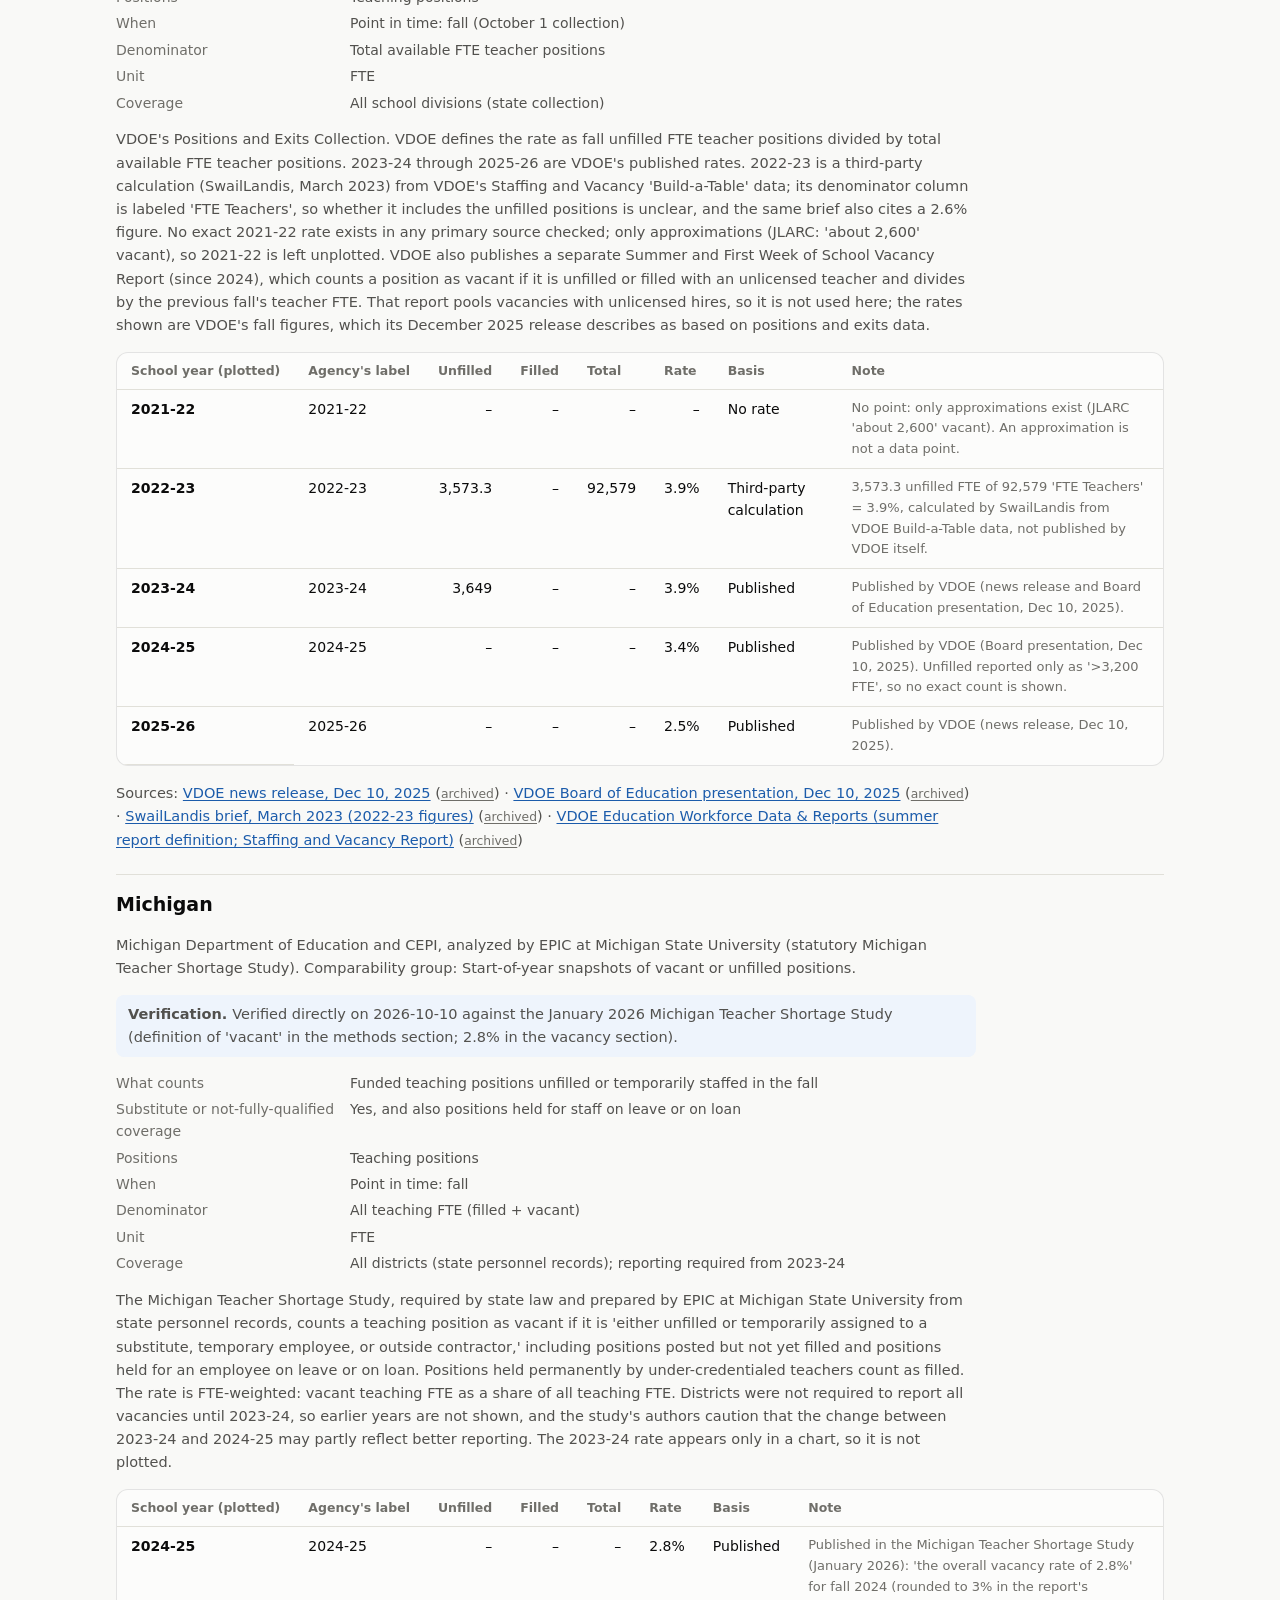
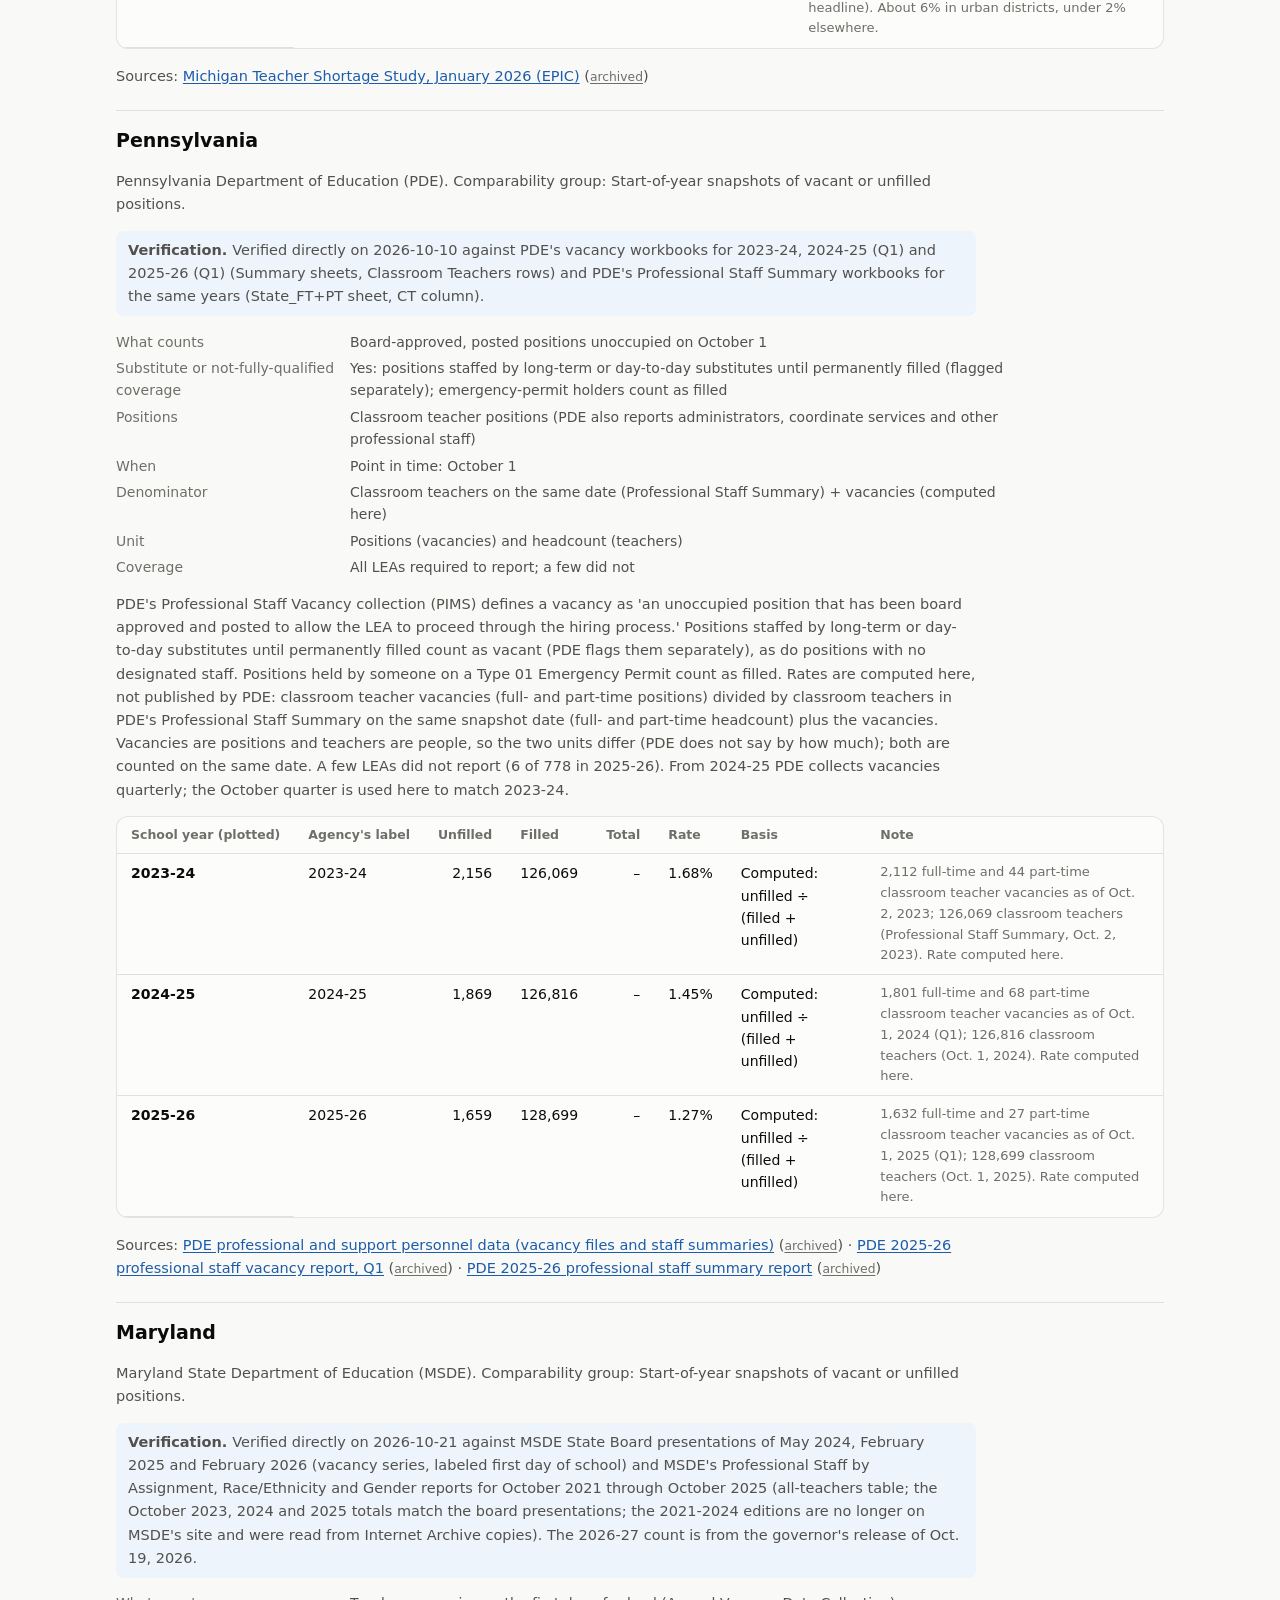
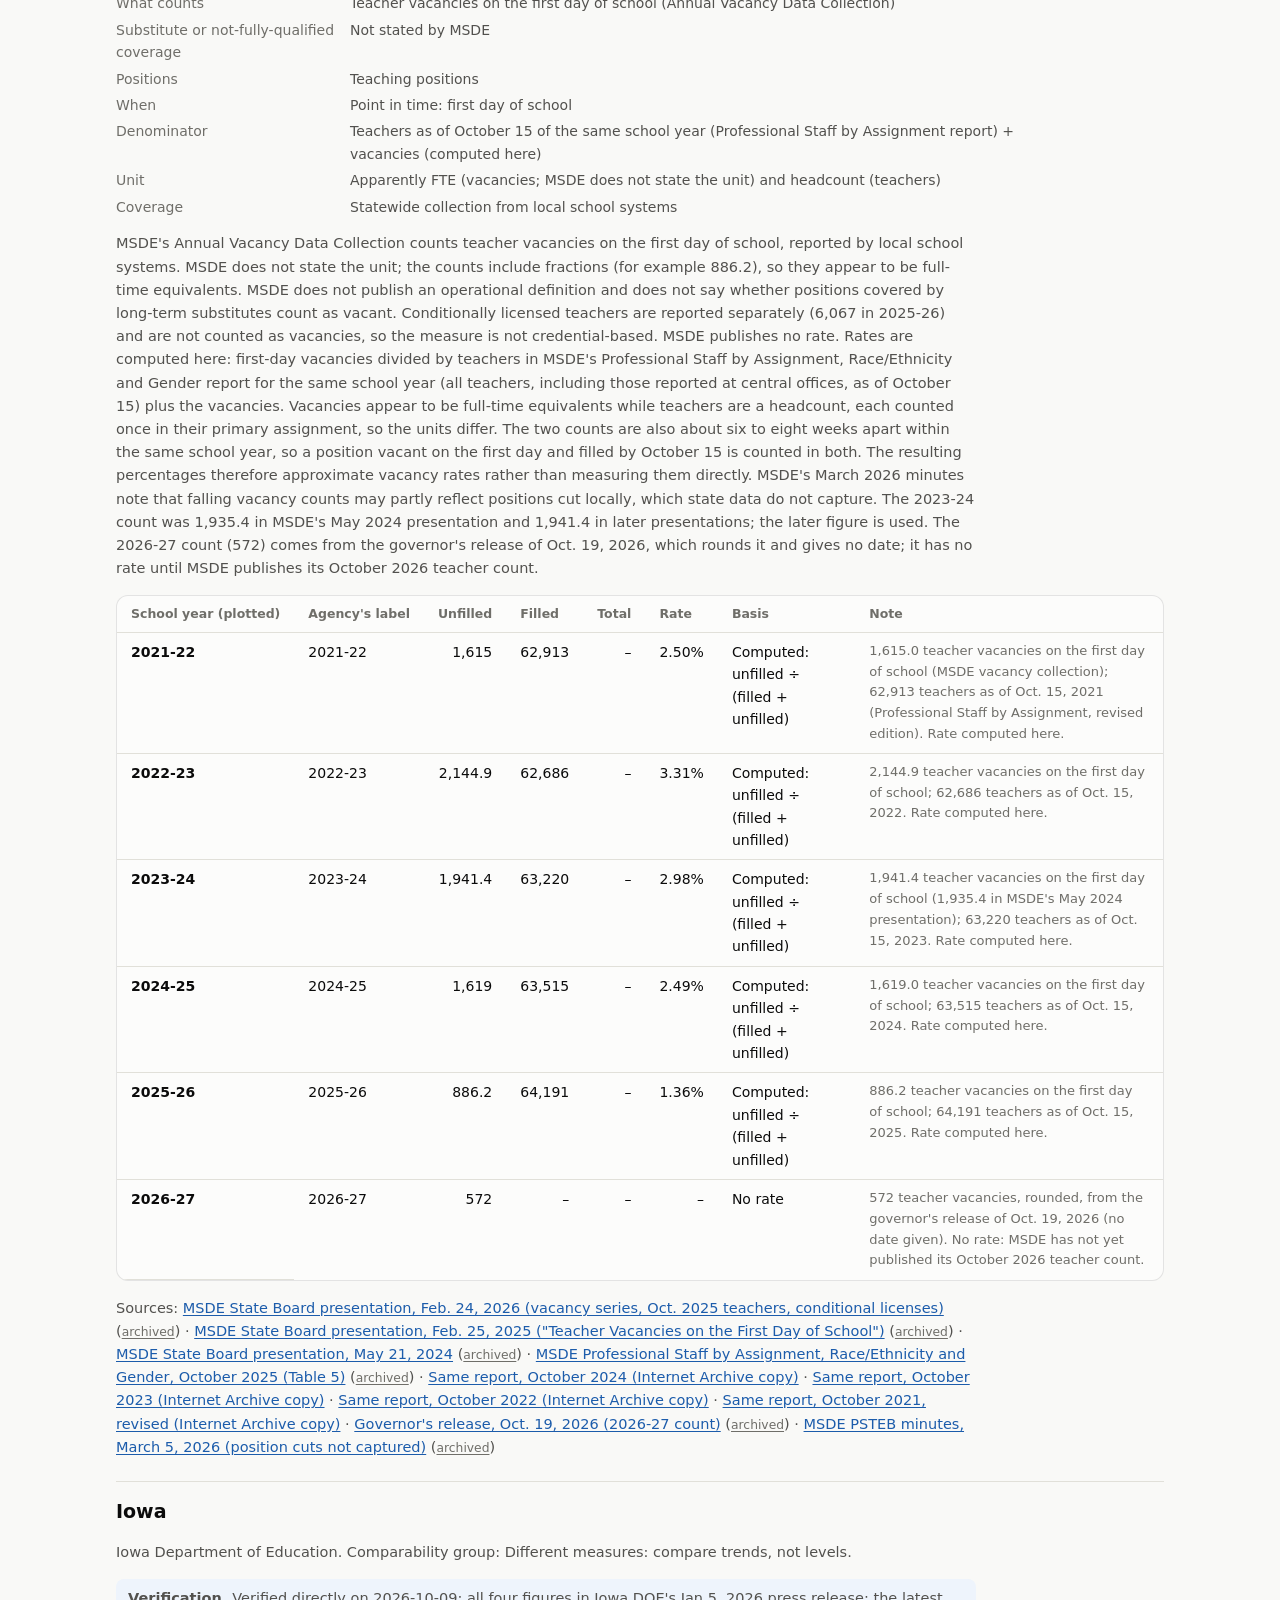
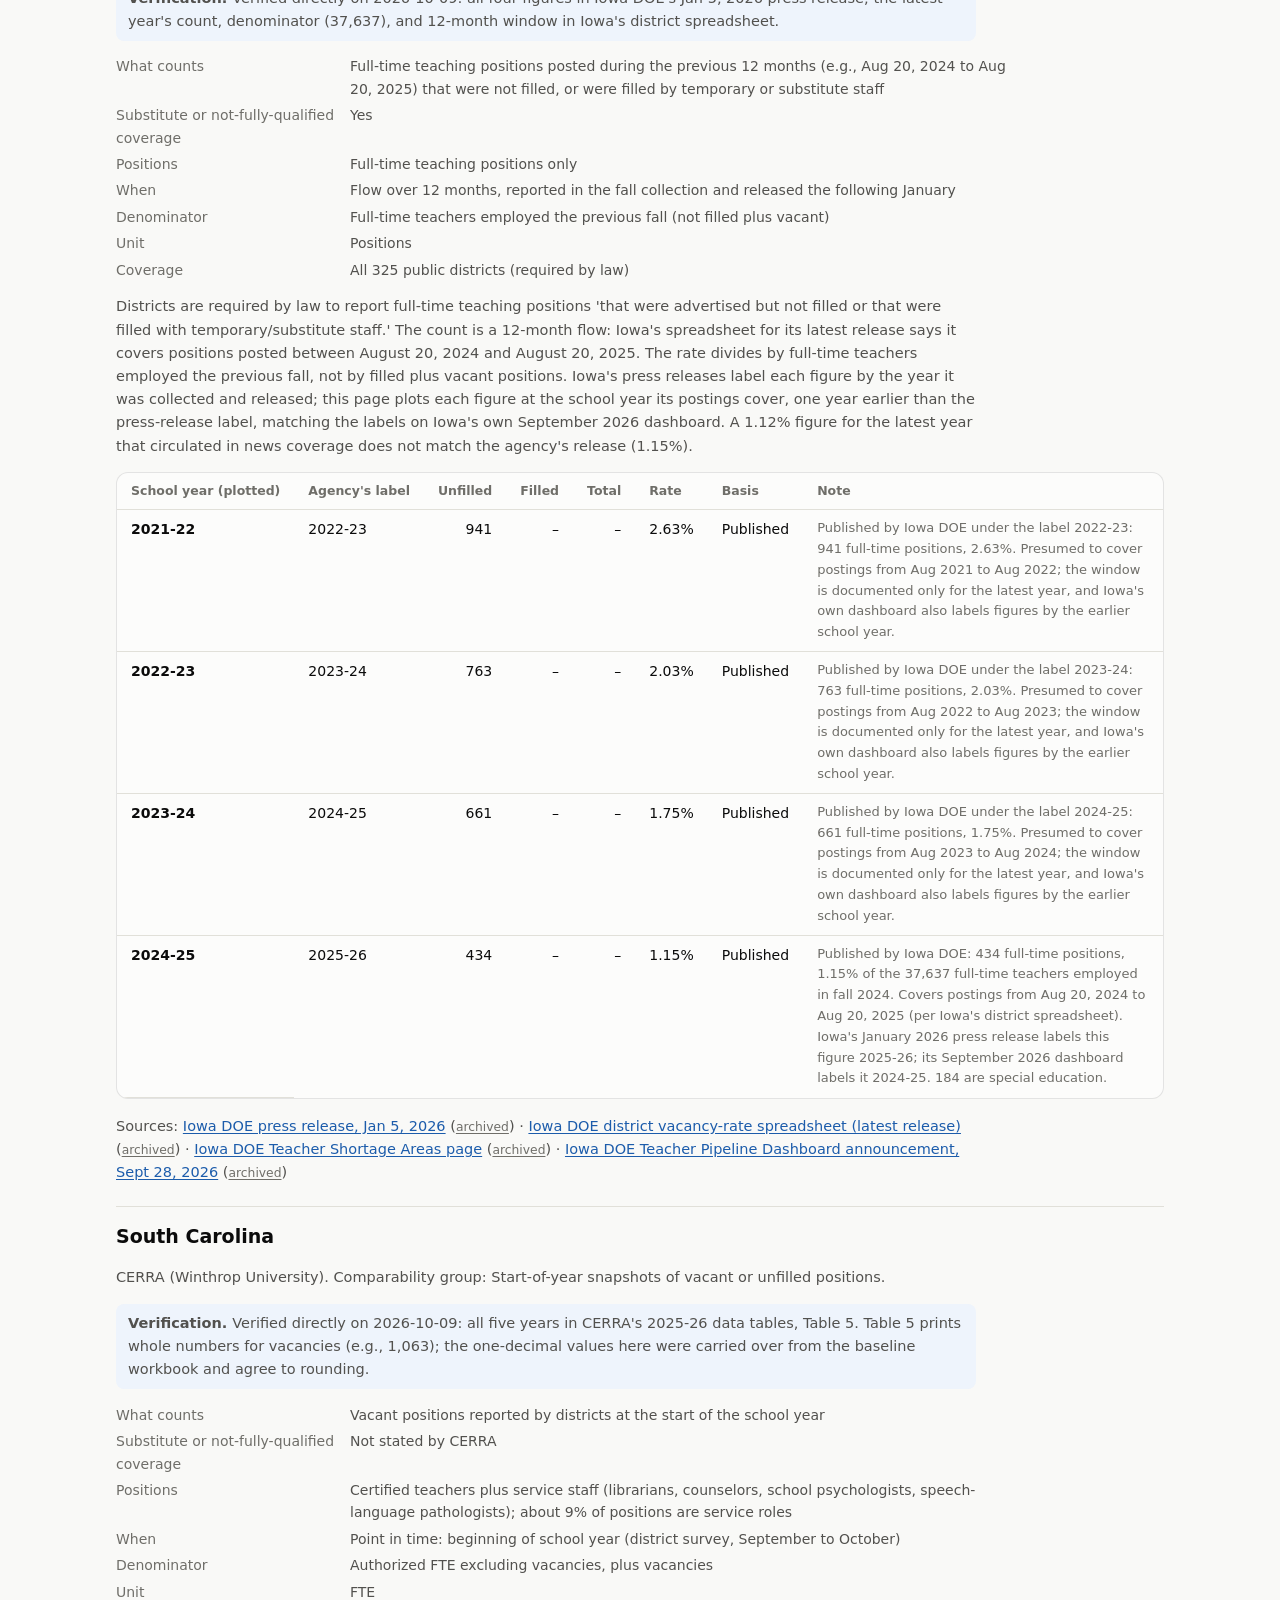
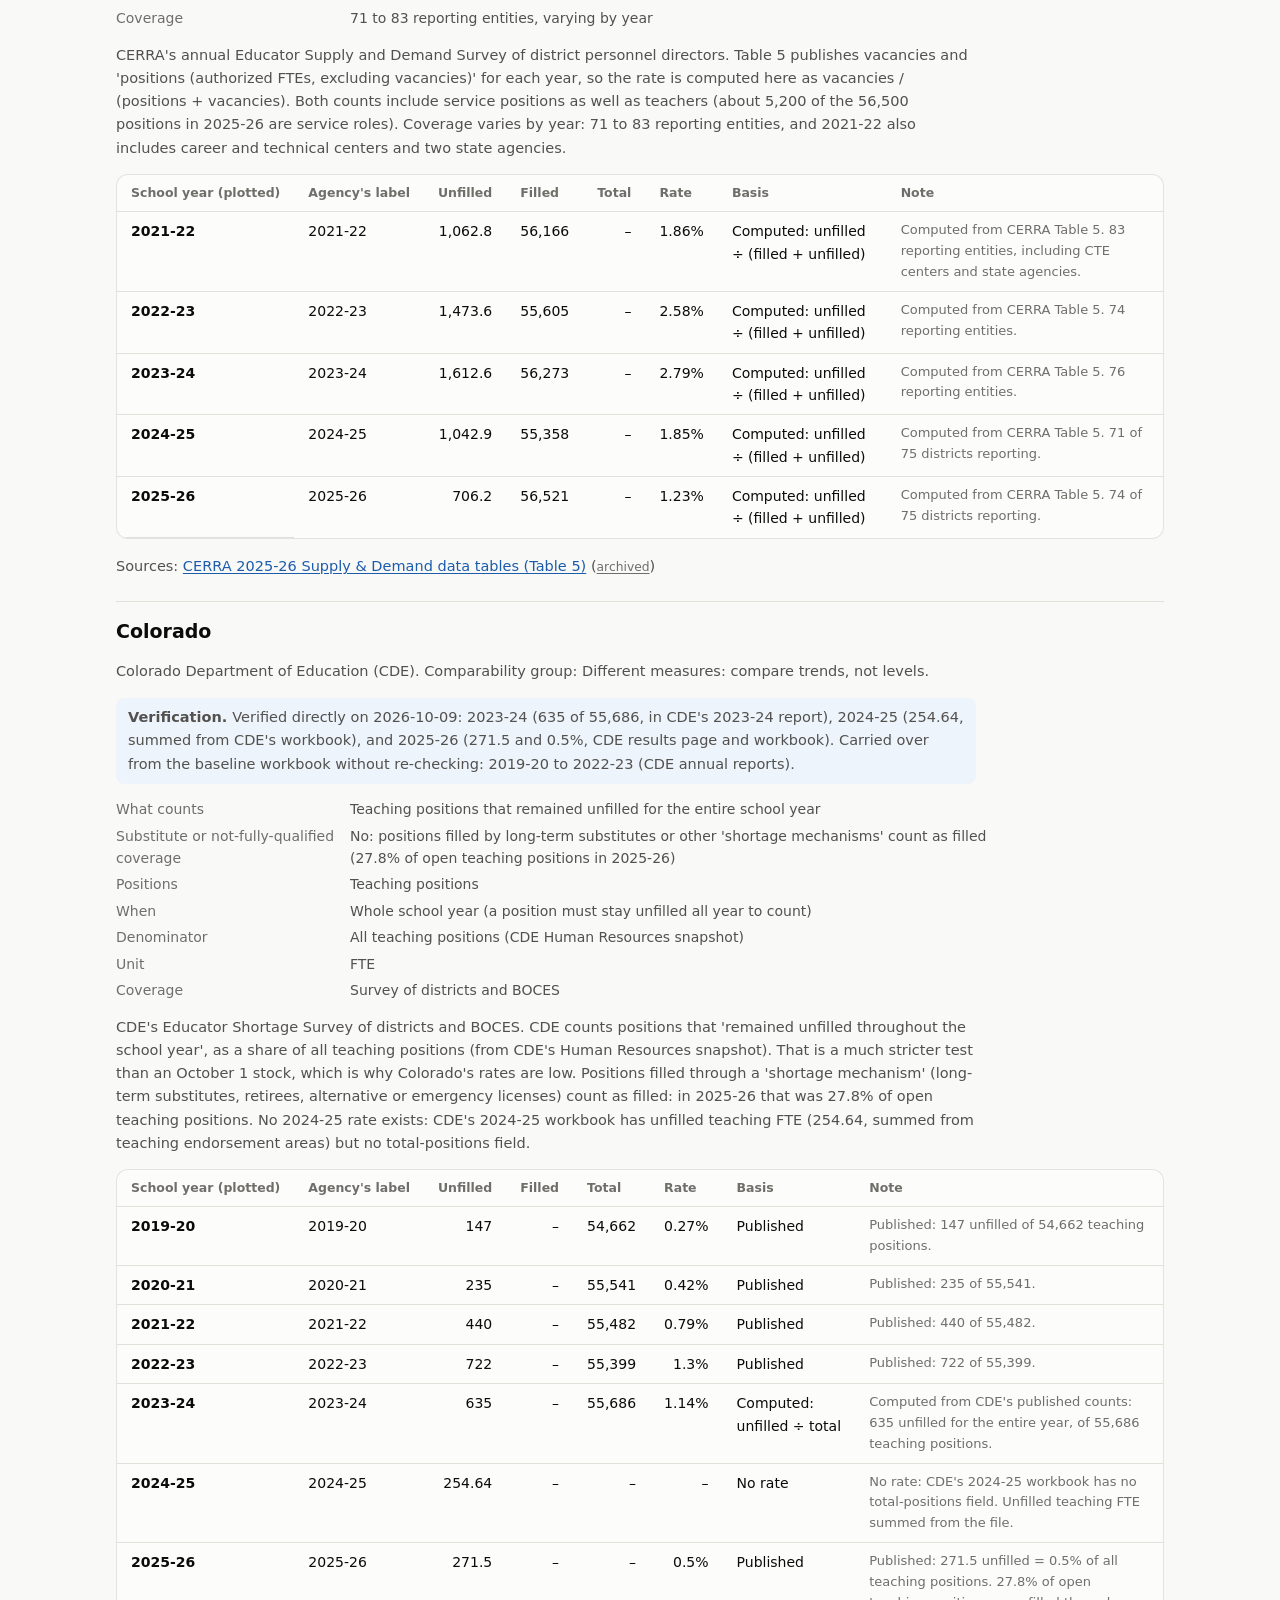
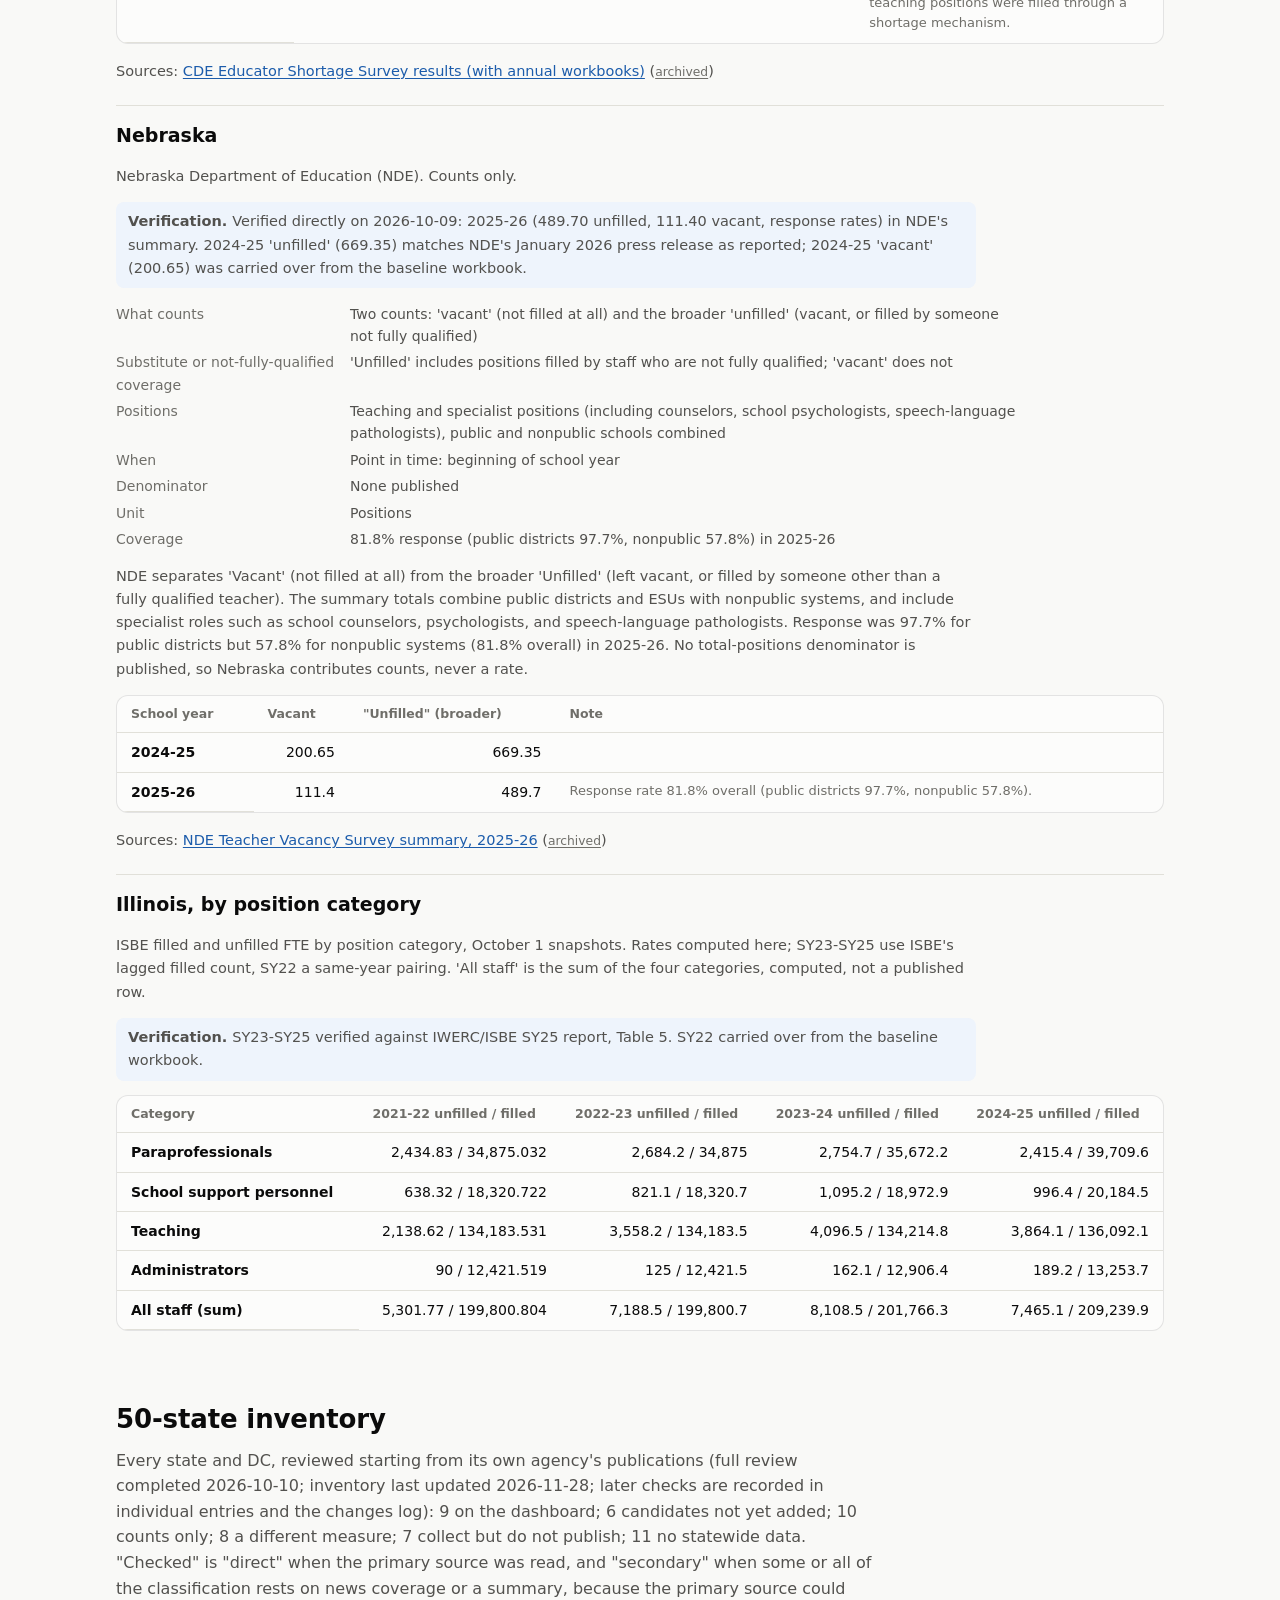
<file: provenance.html>
<!doctype html>
<html lang="en">
<head>
<meta charset="utf-8">
<meta name="viewport" content="width=device-width, initial-scale=1">
<title>Data Provenance: School Staff Shortages</title>
<meta name="description" content="Where every number on the School Staff Shortages dashboard comes from: publishers, files, retrieval, transformations, verification, and known issues.">
<link rel="icon" href="data:image/svg+xml,%3Csvg xmlns='http://www.w3.org/2000/svg' viewBox='0 0 16 16'%3E%3Crect width='16' height='16' rx='3' fill='%232a78d6'/%3E%3Cpath d='M3 11 L6 7 L9 9 L13 4' stroke='white' stroke-width='1.8' fill='none' stroke-linecap='round' stroke-linejoin='round'/%3E%3C/svg%3E">
<link rel="stylesheet" href="assets/style.css">
</head>
<body>
<header class="site-header">
  <div class="wrap">
    <p class="crumb"><a href="https://www.paul-bruno.com/">Paul Bruno</a> <span aria-hidden="true">/</span> <a href="./">School Staff Shortages</a> <span aria-hidden="true">/</span> Data provenance</p>
    <h1>Data provenance</h1>
    <p class="dek">Where every number on the dashboard comes from, how it is retrieved, what is done to it, when it was last checked, and what is still uncertain.</p>
    <p class="stamp" id="stamp">Loading…</p>
  </div>
</header>

<nav class="toc" aria-label="Sections">
  <div class="wrap">
    <a href="#principles">Principles</a>
    <a href="#pipeline">How data flow</a>
    <a href="#national">National series</a>
    <a href="#spp">School Pulse Panel</a>
    <a href="#states">State data</a>
    <a href="#inventory">50-state inventory</a>
    <a href="#derived">Derived figures</a>
    <a href="#issues">Known issues</a>
    <a href="#changes">Changes and corrections</a>
  </div>
</nav>

<main class="wrap prov">

<section id="principles">
  <h2>Principles</h2>
  <ul class="limits">
    <li><strong>No missing observation is imputed or interpolated by this dashboard.</strong> A value missing at the source is missing on the dashboard, and the reason is recorded. Survey estimates (such as NCES's) are shown as their publishers report them.</li>
    <li><strong>Sources are preserved.</strong> Where available, archived copies (Internet Archive Wayback Machine) are linked beside cited sources. Sources without a public archive copy are preserved privately so figures can be re-checked; DOI citations keep their persistent links. Original source links and their archived copies are checked monthly.</li>
    <li><strong>Published and computed values are labeled.</strong> When an agency publishes a rate, that rate is shown. When it publishes only the components, the dashboard divides them and labels the result "computed". Third-party calculations are labeled as such.</li>
    <li><strong>Every series records its definition.</strong> What counts as a vacancy, which positions are covered, when it is measured, and what the denominator is. These differ across sources, and the dashboard shows them side by side.</li>
    <li><strong>Verification is recorded point by point.</strong> Each state's entry says which figures were checked against the agency's own publication (not secondary reports), which could only be confirmed indirectly, and which were carried over from the October 2026 baseline workbook without re-checking.</li>
    <li><strong>Visits are counted without tracking visitors.</strong> The site uses <a href="https://www.goatcounter.com">GoatCounter</a> to count page views, chart data downloads, and clicks on links to other sites. It sets no cookies and collects no personal data; counts are kept by GoatCounter and are not shared or sold.</li>
  </ul>
</section>

<section id="pipeline">
  <h2>How data flow</h2>
  <div class="table-wrap">
    <table class="data">
      <thead><tr><th scope="col">Data</th><th scope="col">File</th><th scope="col">How it is updated</th><th scope="col">If the update fails</th></tr></thead>
      <tbody>
        <tr><th scope="row">BLS JOLTS and employment series</th><td><code>data/national.json</code>, <code>data/national_monthly.csv</code></td><td>Automatically: <code>scripts/fetch_national.py</code>, run by a GitHub Action every Tuesday and Friday. It re-downloads the full history each time (JOLTS revises past months) and commits only if a value changed.</td><td>The script exits without writing; the site keeps the last good data. GitHub emails the repository owner about the failed run.</td></tr>
        <tr><th scope="row">NCES School Pulse Panel</th><td><code>data/spp.json</code></td><td>Automatically: <code>scripts/fetch_spp.py</code>, same schedule. The survey's last staffing wave was October 2024; the step picks up new waves if NCES resumes.</td><td>Same: existing file kept. This step cannot block the BLS update.</td></tr>
        <tr><th scope="row">NCES staff and enrollment</th><td><code>data/staffing.json</code></td><td>Automatically: <code>scripts/fetch_staffing.py</code>, same schedule. It downloads the newest edition of NCES Digest of Education Statistics Table 213.10 (staff by type of assignment, full-time equivalents, with pupils per staff member), Common Core of Data, fall 2000 on. New editions appear about once a year, with a lag of two years or more.</td><td>Same: existing file kept. This step cannot block the BLS update.</td></tr>
        <tr><th scope="row">State vacancy data</th><td><code>data/states.json</code></td><td>By hand, once states publish (most between December and April). States publish PDFs, spreadsheets, and dashboards whose links and layouts change, and figures need checking by a person (see the Iowa correction below). The file's date is set automatically when its content changes; when each state's figures were last verified is recorded in its own entry.</td><td>Not applicable.</td></tr>
        <tr><th scope="row">News stories</th><td><code>data/news.json</code></td><td>By hand, weekly. A scheduled assistant task searches for new stories and drafts entries in <code>data/news.json</code> with status "draft"; the page shows only entries marked "reviewed" after they have been read and checked.</td><td>Not applicable.</td></tr>
        <tr><th scope="row">50-state inventory</th><td><code>data/state_inventory.json</code></td><td>By hand, about once a year, following the checking protocol below. The Learning Policy Institute's annual summer scan is a useful cross-check. Watch especially for Ohio and Texas, whose new laws require vacancy collections starting in 2026-27. The "as of" date is set automatically when the file changes.</td><td>Not applicable.</td></tr>
      </tbody>
    </table>
  </div>
</section>

<section id="national">
  <h2>National series (BLS)</h2>
  <p class="lede">All from the U.S. Bureau of Labor Statistics. Every series is retrieved directly from the BLS Public Data API v2. (The series keys below, such as JTSJOR and PAYEMS, are the familiar FRED names, kept so the downloadable files stay stable; the values are BLS's own.) Seasonally adjusted unless noted.</p>
  <div class="table-wrap"><table class="data" id="national-table"><caption>Series retrieved automatically</caption></table></div>
  <p class="small">Request: <code>POST https://api.bls.gov/publicAPI/v2/timeseries/data/</code> with series IDs of the form <code>JTS</code> + 6-digit industry code + <code>000000000</code> + element (<code>JOL</code> level, <code>JOR</code> openings rate, <code>HIR</code> hires, <code>QUR</code> quits, <code>LDR</code> layoffs &amp; discharges). The industry table uses the latest month (no later than the headline month) in which every industry shown has every measure: openings level and the openings, hires, quits, and layoffs rates. If no such month is within two months of the headline month, the update stops and the site keeps the last good data. Industries follow BLS's JOLTS hierarchy.</p>
</section>

<section id="spp">
  <h2>NCES School Pulse Panel</h2>
  <div class="methods">
    <p><strong>Publisher.</strong> National Center for Education Statistics (NCES), Institute of Education Sciences; data collected by the U.S. Census Bureau.</p>
    <p><strong>File.</strong> <a href="https://nces.ed.gov/surveys/spp/docs/release/StaffVac.xlsx">StaffVac.xlsx</a> ("Staff Vacancies" workbook, linked from <a href="https://nces.ed.gov/surveys/spp/results.asp">nces.ed.gov/surveys/spp/results.asp</a>). Rows used: sheet <code>SVaverage</code>, "All public schools", variables <code>PCTVAC1_*_oct</code> (teaching roles), <code>PCTVAC2_*_oct</code> (non-teaching roles), <code>PCTVAC1TOT_oct</code> and <code>PCTVAC2TOT_oct</code> (totals), each with its standard error; sheet <code>All Schools</code>, variable <code>StaffVac1_TOT_CAT1</code> (share of schools with one, or more than one, teaching vacancy).</p>
    <p><strong>Question.</strong> From the <a href="https://www2.census.gov/programs-surveys/school-pulse-panel/SPP-October-2024-Survey.pdf">October 2024 questionnaire</a>: for each role, principals entered "Total number of positions at my school (filled + vacant)" and "Number of vacancies", counting each part-time position as 1. NCES reports vacancies as a percent of positions.</p>
    <p><strong>Transformations.</strong> None to the values. October waves are mapped to school years (October 2024 → 2024-25). 95% confidence intervals in tooltips are ±1.96 × the published standard error.</p>
    <p><strong>Caveats.</strong> NCES calls SPP results "experimental data." Estimates are rounded to whole percents. The sample is about 4,000 public schools. The 2024-25 survey cycle ended in July 2025, after NCES staff cuts, and no further staffing wave has been announced.</p>
    <p id="spp-status" class="small"></p>
  </div>
</section>

<section id="states">
  <h2>State data</h2>
  <p class="lede">Each state below: who publishes the data, exactly what it counts, every data point with its basis and source note, and the documents it came from. Rendered directly from <a href="data/states.json"><code>data/states.json</code></a>, the same file the dashboard reads.</p>
  <div id="state-prov"></div>
</section>

<section id="inventory">
  <h2>50-state inventory</h2>
  <p class="lede" id="inv-lede"></p>
  <h3 class="h3">How each state is checked</h3>
  <ol class="limits" id="inv-protocol"></ol>
  <div class="table-wrap"><table class="data" id="inv-table"></table></div>
</section>

<section id="derived">
  <h2>Derived figures</h2>
  <div class="table-wrap">
    <table class="data">
      <thead><tr><th scope="col">Figure on the dashboard</th><th scope="col">How it is computed</th></tr></thead>
      <tbody>
        <tr><th scope="row">Openings per unemployed person</th><td>JOLTS openings level (JTSJOL) ÷ unemployed persons (UNEMPLOY), same month. Months missing at the source are left blank.</td></tr>
        <tr><th scope="row">Education relative to the whole market</th><td>State &amp; local education rate ÷ all-sector rate × 100, same month and measure.</td></tr>
        <tr><th scope="row">3-month average (optional)</th><td>Mean of the current and two previous months; blank if any of the three is missing.</td></tr>
        <tr><th scope="row">Employment index</th><td>Each series ÷ its February 2020 value × 100.</td></tr>
        <tr><th scope="row">2015–19 averages, peaks</th><td>Simple means of monthly values January 2015 through December 2019; peaks are the maximum since December 2000.</td></tr>
        <tr><th scope="row">October benchmarks on state panels</th><td>Not-seasonally-adjusted JOLTS openings rates for October (series JTU923000000000000JOR and JTU000000000000000JOR), mapped to the school year starting that fall.</td></tr>
        <tr><th scope="row">Computed state rates</th><td>Unfilled ÷ (filled + unfilled), or unfilled ÷ total positions, from the components the agency published. Each computed point is labeled.</td></tr>
        <tr><th scope="row">Illinois rates by position category</th><td>Unfilled ÷ (filled + unfilled) from ISBE/IWERC Table 5 (SY23–SY25) and the archived SY22 data set. "All staff" sums the four categories.</td></tr>
        <tr><th scope="row">Illinois staffing growth and unfilled rates</th><td>Change in filled FTE by category = latest filled count ÷ earliest filled count − 1. Filled counts come from ISBE's staff records (EIS), as published with the unfilled data (IWERC/ISBE Table 5); ISBE pairs each year's unfilled FTE with the prior year's filled FTE, so the filled counts describe 2021-22 (SY22 and SY23 rows) through 2023-24 (SY25 row). The mapping is recorded in <code>data/states.json</code> (<code>filled_school_year</code>). Unfilled rates are the latest year's, by ISBE's definition. Enrollment change uses statewide enrollment from the Illinois Report Card public data sets (statewide row, "# Student Enrollment"; 1,869,325 in 2021-22 and 1,851,290 in 2023-24), recorded in <code>data/states.json</code> (<code>illinois_enrollment</code>). The paraprofessional trend in the text compares that category's unfilled rate in its peak year with the latest year.</td></tr>
        <tr><th scope="row">Employment composition</th><td>Shares of state &amp; local education jobs from BLS Occupational Employment and Wage Statistics (OEWS) national industry-by-ownership estimates, May 2025, with state- and locally owned establishments combined. Calculated here; BLS does not publish these shares. All jobs: Educational Services (NAICS 611000), 10,507,170. K-12: Elementary and Secondary Schools (611100), 7,908,230. K-12 teachers: occupations 25-2000 (preschool, elementary, middle, secondary, and special education teachers) minus preschool teachers (25-2011 and 25-2051) in those schools, 3,395,120, or 32.3% of all jobs. Other K-12 staff, 43.0%, include short-term substitute teachers (25-3031, 374,290, or 3.6%); BLS counts long-term substitutes in regular teaching roles as teachers. Higher education and other public education: 24.7%. OEWS estimates pool three years of survey panels and have sampling error. Updated when BLS publishes the next year of estimates (<a href="https://www.bls.gov/oes/2025/may/oessrci.htm">May 2025 industry tables</a>).</td></tr>
        <tr><th scope="row">Rates relative to their own 2015–19 average</th><td>Each month's seasonally adjusted rate ÷ that series' mean monthly rate from January 2015 through December 2019, × 100, for the measure selected (openings, hires, quits, or layoffs). The 3-month average option is applied after indexing.</td></tr>
        <tr><th scope="row">Public school staff and students since 2000</th><td>From NCES Digest Table 213.10: full-time-equivalent teachers, instructional aides, and all staff, each ÷ its fall 2000 value × 100. Enrollment is NCES's teachers × pupils per teacher for the same fall, which reproduces NCES's published public enrollment (e.g., 50,796,445 in fall 2019). Students per teacher and per staff member are NCES's published ratios. Fall 2001 is not in the table and is left blank.</td></tr>
      </tbody>
    </table>
  </div>
</section>

<section id="issues">
  <h2>Known issues and open questions</h2>
  <ul class="limits">
    <li><strong>Iowa's earlier years.</strong> Iowa documents its 12-month posting window (August 20 to August 20) only for its latest release. The dashboard assumes the earlier releases used the same window when placing them on the school-year axis. Iowa's own dashboard labels the figures the same way.</li>
    <li><strong>Virginia 2022-23</strong> is a third-party calculation (SwailLandis, March 2023) from VDOE's Build-a-Table data, with a denominator labeled "FTE Teachers". The same brief also cites 2.6%. VDOE's own published series starts in 2023-24 (3.9%). VDOE's site blocks automated access, so the Board presentation's 2024-25 figure (3.4%) and rate definition were confirmed through a summary of that document.</li>
    <li><strong>Illinois SY22</strong> uses a same-year filled count; ISBE's convention from SY23 on uses the prior year's. The SY22 point is not strictly comparable.</li>
    <li><strong>Colorado 2024-25</strong> has no rate: CDE's workbook for that year has no total-positions field.</li>
    <li><strong>Nebraska</strong> response among nonpublic schools was 57.8% in 2025-26; totals combine public and nonpublic schools. A different total (107 vacant, public districts only) appears in the Learning Policy Institute's scan.</li>
    <li><strong>South Carolina</strong> reporting coverage varies from 71 to 83 entities across years.</li>
    <li><strong>JOLTS</strong> figures are revised: the latest month is preliminary, and annual benchmark revisions can change the whole history.</li>
    <li><strong>School Pulse Panel</strong> has no data after October 2024 and may not resume.</li>
  </ul>
</section>

<section id="changes">
  <h2>Changes and corrections</h2>
  <p>A <strong>correction</strong> fixes something a reader could have taken away wrongly: a figure, a definition, a calculation, or a claim, whether the fix changed a number or only wording. An <strong>update</strong> adds data or states, or changes presentation or maintenance. Each entry links to itself by its date, for citing.</p>
  <p id="log-filter" class="small" hidden></p>
  <div class="table-wrap">
    <table class="data">
      <thead><tr><th scope="col">Date</th><th scope="col">Type</th><th scope="col">Change</th></tr></thead>
      <tbody>
        <tr id="log-2026-11-28-tennessee" data-type="correction"><td><a href="#log-2026-11-28-tennessee" class="log-date">2026-11-28</a></td><td><span class="tag fix">Correction</span></td><td><strong>Tennessee reclassified</strong> from different measure to candidate. The inventory described Tennessee's count as positions not filled by a licensed teacher for 20 or more days, which would pool vacancies with unlicensed fills. The <a href="https://www.tn.gov/content/dam/tn/stateboardofeducation/documents/2026-sbe-meetings/november-20,-2026-sbe-meeting/11-20-26%20III%20D%202025-26%20Educator%20Vacancy%20Data%20Collection%20Report%20Attachment.pdf">department’s 2025–26 report</a> excludes permit and waiver holders from vacancies in both 2024–25 and 2025–26 (p. 6), and raised the minimum duration from 20 to 30 days for 2025–26, so the 2025–26 count (567, 0.73%) is not directly comparable with earlier years. Tennessee is not yet on the chart: the rate pairs vacancies with 77,433 evaluated teachers, excluding charters (p. 20), rather than filled plus vacant funded positions. Mississippi’s entry no longer cites Tennessee as an example of pooling, and the state context on two news entries (Sequatchie County and Wilson County) now describes the corrected definition.</td></tr>
        <tr id="log-2026-11-11-further-reading" data-type="update"><td><a href="#log-2026-11-11-further-reading" class="log-date">2026-11-11</a></td><td><span class="tag">Update</span></td><td><strong>Two readings added.</strong> <a href="reading.html">Further reading</a> now includes Dee and Pyne (2026) on schools and teacher staffing after post-pandemic enrollment losses, and Gooch (2026) on Texas's Teacher Incentive Allotment and teacher retention. Aldeman (2023) now appears only under the labor-market section and Start here. <em>Amended 2026-11-12:</em> after review, both notes were made more precise. The Dee and Pyne note now says the staffing measure is classroom-teacher FTE, gives the fall 2019 to fall 2024 comparison, and notes that the analysis covers regular public schools and that the staffing figures exclude Arizona, Louisiana and Tennessee. The Gooch note now says the study found no detectable average improvement in retention at the same school, rather than that schools did not keep more of their teachers.</td></tr>
        <tr id="log-2026-10-31-new-mexico" data-type="correction"><td><a href="#log-2026-10-31-new-mexico" class="log-date">2026-10-31</a></td><td><span class="tag fix">Correction</span></td><td><strong>New Mexico inventory figure corrected.</strong> The inventory gave NMSU's 2024 count of teacher openings as 681; <a href="https://newsroom.nmsu.edu/news/nmsu-study-finds-decrease-in-teacher-vacancies-in-2024/s/dddf82c3-1619-4093-96dc-dc6f0820c4f9">NMSU's 2024 announcement</a> and its <a href="https://alliance.nmsu.edu/soar-center/2025-New-Mexico-Educator-Vacancy-Report.pdf">2025</a> and <a href="https://alliance.nmsu.edu/soar-center/2026-New-Mexico-Educator-Vacancy-Report.pdf">2026</a> reports give 737, as of Sept. 9, 2024. The entry now also gives 604 (Sept. 8, 2025) and 403 (Sept. 1, 2026), NMSU's method, and its coverage (the 89 districts plus Bureau of Indian Education schools, not state charter or private schools). New Mexico remains classified as a job-postings measure and is not on the rate chart.</td></tr>
        <tr id="log-2026-10-31-north-dakota" data-type="correction"><td><a href="#log-2026-10-31-north-dakota" class="log-date">2026-10-31</a></td><td><span class="tag fix">Correction</span></td><td><strong>North Dakota inventory entry corrected and updated.</strong> The entry described the fall unfilled positions survey as the university system's and listed "not a state education agency publication" among its limitations. The survey is the Department of Public Instruction's; the university system had analyzed its fall 2024 results. The entry now adds <a href="https://www.nd.gov/dpi/news/critical-teacher-shortage-areas">DPI's fall 2026 results</a> (more than 250 unfilled positions, reported by respondents representing 27% of districts) alongside the fall 2024 figures. It also notes that participation is voluntary and low, so the counts are not statewide totals and cannot be compared across years, and that the survey covers roles beyond teaching. North Dakota remains classified as publishing counts and is not on the rate chart.</td></tr>
        <tr id="log-2026-10-29-employment-composition" data-type="correction"><td><a href="#log-2026-10-29-employment-composition" class="log-date">2026-10-29</a></td><td><span class="tag fix">Correction</span></td><td><strong>Teachers' share of state &amp; local education corrected.</strong> Replaced the rough 36% teacher-share estimate, which used local-government education as a proxy for K-12 and combined payroll jobs with staff FTE, with an approximately 32% estimate calculated consistently within BLS Occupational Employment and Wage Statistics (May 2025). The illustration now shows employment composition rather than allocating openings under an equal-vacancy-rate assumption. The industry section also now says directly that state &amp; local education includes more than teachers, with roughly one-third of its jobs held by K-12 teachers.</td></tr>
        <tr id="log-2026-10-24-news-page" data-type="update"><td><a href="#log-2026-10-24-news-page" class="log-date">2026-10-24</a></td><td><span class="tag">Update</span></td><td><strong>In the news page added.</strong> <a href="news.html">School staff shortages in the news</a> annotates selected news stories with the context needed to interpret them: what each counts, whether a comparable rate exists, what consequences it reports, what the state publishes, and what else would help. It starts with 22 stories from January to October 2026, reviewed during a four-week pilot, and is updated weekly. Its story links and sources are archived and checked monthly like other cited sources.</td></tr>
        <tr id="log-2026-10-24-north-carolina-dpi" data-type="correction"><td><a href="#log-2026-10-24-north-carolina-dpi" class="log-date">2026-10-24</a></td><td><span class="tag fix">Correction</span></td><td><strong>North Carolina inventory entry completed.</strong> The entry described only the superintendents' association's vacancy counts. The state education department (NCDPI) also publishes teacher vacancy rates, statewide and by district (7.38% on the 40th instructional day of 2025-26), on a measure that counts positions filled by long-term substitutes or provisionally licensed teachers as vacant. The entry now describes both and says why neither is used. Each state's row in the inventory can now be linked directly. No figures on the dashboard changed. <em>Amended 2026-10-24:</em> the updated entry first described DPI's figures as "6,721, or 7.38% of 93,868 teaching positions," but those numbers do not reproduce the rate (6,721 ÷ 93,868 is 7.16%); the entry now gives DPI's published rate and notes that its denominator is unclear.</td></tr>
        <tr id="log-2026-10-23-visitor-counts" data-type="update"><td><a href="#log-2026-10-23-visitor-counts" class="log-date">2026-10-23</a></td><td><span class="tag">Update</span></td><td><strong>Visitor counts added.</strong> The dashboard, this page, and the reading list now count page views, chart data downloads, and clicks on links to other sites with GoatCounter, which sets no cookies and collects no personal data (see Principles above).</td></tr>
        <tr id="log-2026-10-22-maryland-labels" data-type="correction"><td><a href="#log-2026-10-22-maryland-labels" class="log-date">2026-10-22</a></td><td><span class="tag fix">Correction</span></td><td><strong>Maryland documentation and labeling corrected,</strong> after an external review. MSDE's presentations do not state the unit of its vacancy counts; they were described here as full-time equivalents, which is now marked as inferred from their fractional values. Maryland's computed rates combine first-day vacancies with October 15 teacher headcounts, which differ in units and date (a position vacant on the first day and filled by October 15 is counted in both), so a note under Maryland's chart panel now says these percentages approximate vacancy rates and gives the 2026-27 count (572), which has no rate yet. "Differ slightly" was changed to "differ" for Maryland and Pennsylvania, since no source measures the difference; Pennsylvania's counts are taken on the same date. The state chart's heading and legend no longer call every series a state's "reported" rate, and the methods note now describes Maryland's calculation. The inventory now gives the date of the last full review of every state (October 10, 2026) separately from the date it was last updated, which changes automatically. The state chart's subtitle no longer describes every series as the percent of positions unfilled as each state defines it; it now says the percentages are published or computed and that definitions and denominators differ. Maryland's latest rate in the table, and its values in the chart, are now labeled "computed; approximate". No figures changed. (This entry combines two entries posted the same day.)</td></tr>
        <tr id="log-2026-10-22-automatic-dates" data-type="update"><td><a href="#log-2026-10-22-automatic-dates" class="log-date">2026-10-22</a></td><td><span class="tag">Update</span></td><td><strong>Dates now set automatically.</strong> The state-data and inventory dates are now set automatically whenever those files change, so they no longer depend on being updated by hand. This page's stamp now says when the state data were last updated rather than "verified," since not every state is re-checked at each update; each state's entry says when its figures were verified. The dashboard header says the national data were last "updated" rather than "refreshed": the date is when the figures last changed, not when they were last checked (the update runs twice a week).</td></tr>
        <tr id="log-2026-10-22-date-stamps" data-type="correction"><td><a href="#log-2026-10-22-date-stamps" class="log-date">2026-10-22</a></td><td><span class="tag fix">Correction</span></td><td><strong>Date stamps corrected.</strong> The "State data as of" date on the dashboard and the state-data and inventory dates on this page still read October 10, 2026 after the October 21 changes; they now read October 21, 2026. Later the same day, this page's stamp also changed from "verified" to "updated," because a file update does not mean every state's figures were rechecked. No figures changed.</td></tr>
        <tr id="log-2026-10-21-virginia-north-carolina" data-type="update"><td><a href="#log-2026-10-21-virginia-north-carolina" class="log-date">2026-10-21</a></td><td><span class="tag">Update</span></td><td><strong>Virginia and North Carolina notes updated.</strong> Virginia's entry now notes that VDOE also publishes a Summer and First Week of School Vacancy Report, which counts positions filled by unlicensed teachers as vacant; it is not used here, and the rates shown remain VDOE's fall Positions and Exits figures (unchanged). North Carolina's inventory entry adds the NC School Superintendents' Association survey of September 21, 2026 (2,009.1 K-12 teacher vacancies, all 115 districts); it remains a count without a definition or denominator.</td></tr>
        <tr id="log-2026-10-21-maryland-added" data-type="update"><td><a href="#log-2026-10-21-maryland-added" class="log-date">2026-10-21</a></td><td><span class="tag">Update</span></td><td><strong>Maryland added</strong> to the state panels as a start-of-year snapshot, moving from candidate to included. MSDE counts teacher vacancies on the first day of school (Annual Vacancy Data Collection) and reports conditionally licensed teachers separately. MSDE publishes no rate, so rates are computed here from each year's first-day vacancies and MSDE's count of teachers as of October 15 of the same school year: 2.50% (2021-22), 3.31% (2022-23), 2.98% (2023-24), 2.49% (2024-25), and 1.36% (2025-26). The 2026-27 count of 572, from the governor's Oct. 19, 2026 release, is shown without a rate until MSDE publishes its October 2026 teacher count. The release's "73.3% drop in the vacancy rate" is a decline in the count and is not used.</td></tr>
        <tr id="log-2026-10-17-reorganization-wording" data-type="correction"><td><a href="#log-2026-10-17-reorganization-wording" class="log-date">2026-10-17</a></td><td><span class="tag fix">Correction</span></td><td><strong>Wording corrected after the reorganization.</strong> The state section said each figure is published months after the school year it describes; some are published during it (Illinois's 2025-26 figure appeared in April 2026), so it now says publication is delayed, often by several months after the measurement date. "Why these states?" again describes what this review found rather than asserting that data do not exist. The note under the state table again says the eight states are not a national estimate.</td></tr>
        <tr id="log-2026-10-17-state-section" data-type="update"><td><a href="#log-2026-10-17-state-section" class="log-date">2026-10-17</a></td><td><span class="tag">Update</span></td><td><strong>State data section reorganized.</strong> The ten "What counts as a vacancy" cards were merged into one set of expandable entries ("Definitions, sources, and limitations"), one per source including the two national benchmarks, each with the structured definition fields followed by qualifications, yearly figures, and sources. A short note before the chart explains the two differences that most affect reading it (when positions are counted, and whether substitute-covered positions count), each chart panel links to its state's entry, and the latest-rate table now shows what each measure counts. "Why these states?" was shortened to a summary; the state-by-state classifications and reasons remain in the inventory on this page. No figures changed.</td></tr>
        <tr id="log-2026-10-17-further-reading" data-type="update"><td><a href="#log-2026-10-17-further-reading" class="log-date">2026-10-17</a></td><td><span class="tag">Update</span></td><td><strong>Further reading page added.</strong> An annotated reading list (<a href="reading.html">Further reading</a>) of 37 readings, organized by the questions the dashboard raises, is now linked from the dashboard's section bar and from the page footers. Each note was checked against the reading's own abstract or text. The readings are kept in <code>data/reading.json</code>, and their links are archived and included in the monthly link check like other cited sources.</td></tr>
        <tr id="log-2026-10-10-illinois-definition" data-type="correction"><td><a href="#log-2026-10-10-illinois-definition" class="log-date">2026-10-10</a></td><td><span class="tag fix">Correction</span></td><td><strong>Illinois definition corrected.</strong> Illinois's unfilled positions had been described, following older guidance, as positions districts are "actively trying to fill." ISBE's current guidance defines them as positions "not filled by an appropriately-licensed, permanent educator as of Oct. 1," which includes substitute-covered positions without a permanent holder even when the district is not recruiting. The definition, the measure description, comparisons with other states, and the Illinois charts now say so, and Illinois figures are labeled ISBE-defined unfilled rates. The Illinois staffing chart now describes its filled counts as ISBE staff-record counts by school year (not fall snapshots from the same collection), and its comparison with national data was narrowed.</td></tr>
        <tr id="log-2026-10-10-third-audit" data-type="correction"><td><a href="#log-2026-10-10-third-audit" class="log-date">2026-10-10</a></td><td><span class="tag fix">Correction</span></td><td><strong>Third audit round.</strong> The Illinois section no longer describes vacancy rates as showing which positions are "hardest to fill"; it describes them as vacancy rates and, by that measure, shortages. Chart downloads now take their file names from the measure and options selected at the time (previously they kept the name from page load, so a layoffs download could be named for openings), and their column headings name the measure and units. The industry table now uses the latest month in which every industry shown has every measure, as this page describes, instead of the headline month with up to three missing industries allowed.</td></tr>
        <tr id="log-2026-10-10-follow-up-audit" data-type="correction"><td><a href="#log-2026-10-10-follow-up-audit" class="log-date">2026-10-10</a></td><td><span class="tag fix">Correction</span></td><td><strong>Follow-up audit corrections.</strong> Removed this page's outdated statement that two industries were unavailable from the BLS API. The states table no longer computes a peak or change for the School Pulse Panel, whose questionnaire changed between waves. State figures are described by their own reporting periods rather than all as annual snapshots. The headline summary describes openings relative to their history instead of inferring hiring difficulty from them. The qualifications note now says combined counts overstate vacancies if read as empty positions, and cites the handbook chapter by its last-updated date. The "nothing is estimated" principle was reworded to what it meant: no missing observation is imputed or interpolated.</td></tr>
        <tr id="log-2026-10-10-external-audit" data-type="correction"><td><a href="#log-2026-10-10-external-audit" class="log-date">2026-10-10</a></td><td><span class="tag fix">Correction</span></td><td><strong>Corrections from an external audit.</strong> (1) The industry chart's "Professional &amp; business services" row used JOLTS code 600000, which is private education and health services; it now uses 540099, and the chart adds mining &amp; logging (110099), transportation, warehousing &amp; utilities (480099), financial activities (510099), and private education &amp; health services (600000), following BLS's hierarchy. The earlier note that the omitted industries were unavailable from the BLS API was wrong. (2) The methods statement that every rate has the same form was wrong: JOLTS hires, quits, and layoff rates divide by employment, and state conventions differ. (3) The industry summary no longer concludes that public education is not "losing workers unusually quickly or struggling unusually to fill positions," which openings and quits cannot establish (quits exclude retirements), and its comparisons now follow the data. (4) NCES's questionnaire-change warning and "interpret with caution" flags are now carried through. (5) The inventory summary no longer says every state was checked against its own agency's publications or that states "publish no" data; California's entry now describes the Commission on Teacher Credentialing's assignment-based vacancy data. (6) The composition panel shows shares under an equal-vacancy-rate assumption rather than modeled counts. (7) Employment is described as payroll jobs, not people.</td></tr>
        <tr id="log-2026-10-10-pennsylvania-michigan" data-type="update"><td><a href="#log-2026-10-10-pennsylvania-michigan" class="log-date">2026-10-10</a></td><td><span class="tag">Update</span></td><td><strong>Pennsylvania and Michigan added</strong> to the state panels as start-of-year snapshots. A short history is no longer treated as a reason to leave a state off the page. Pennsylvania's rate is computed here from PDE's October 1 classroom-teacher vacancies and its classroom-teacher count on the same date (about 1.7%, 1.5% and 1.3% for 2023-24 to 2025-26). Michigan's 2.8% for fall 2024 is the rate published in the statutory Michigan Teacher Shortage Study; its definition also counts positions held for teachers on leave.</td></tr>
        <tr id="log-2026-10-10-pa-ct-md-reclassified" data-type="correction"><td><a href="#log-2026-10-10-pa-ct-md-reclassified" class="log-date">2026-10-10</a></td><td><span class="tag fix">Correction</span></td><td><strong>Pennsylvania, Connecticut and Maryland reclassified</strong> from counts to candidates after checking their definitions and data directly. Pennsylvania counts board-approved, posted positions that are unoccupied on October 1 and publishes classroom-teacher counts for the same dates; Connecticut counts budgeted positions districts are actively working to fill; Maryland reports vacancies separately from conditionally licensed teachers and publishes a teacher count. Connecticut's August 2025 teacher figure was corrected from 795 to 910.8 to match the state dashboard.</td></tr>
        <tr id="log-2026-10-10-florida" data-type="correction"><td><a href="#log-2026-10-10-florida" class="log-date">2026-10-10</a></td><td><span class="tag fix">Correction</span></td><td><strong>Florida reclassified</strong> from different measure to counts. The inventory had described only the Florida Education Association's count of job postings; the Florida Department of Education also publishes district-reported start-of-year vacancy counts (5,208 in 2022-23, 4,776 in 2023-24), though only percentage changes since, with no denominator.</td></tr>
        <tr id="log-2026-10-10-nevada" data-type="correction"><td><a href="#log-2026-10-10-nevada" class="log-date">2026-10-10</a></td><td><span class="tag fix">Correction</span></td><td><strong>Nevada reclassified</strong> from different measure to candidate. It had been excluded because its count includes positions covered by substitutes, which this page treats as comparable to Illinois's definition. It remains off the page because its timing is unclear and its vacancy figure is confirmed only through the Learning Policy Institute's scan.</td></tr>
        <tr id="log-2026-10-10-wisconsin" data-type="correction"><td><a href="#log-2026-10-10-wisconsin" class="log-date">2026-10-10</a></td><td><span class="tag fix">Correction</span></td><td><strong>Wisconsin's measure re-described.</strong> DPI's figure counts licenses with stipulations issued to teachers who are not yet fully licensed, so every position in it is filled; it is not a vacancy count. The inventory previously described it as pooling vacancies with under-certified fills, and it is no longer used as a comparison for states that do.</td></tr>
        <tr id="log-2026-10-10-nces-constants" data-type="update"><td><a href="#log-2026-10-10-nces-constants" class="log-date">2026-10-10</a></td><td><span class="tag">Update</span></td><td><strong>NCES staffing constants verified</strong> against Digest Table 213.20 (fall 2022). Both values (3,228,895 teacher FTE of 6,795,470 total staff FTE) were correct; the provenance note now cites the table.</td></tr>
        <tr id="log-2026-10-10-mississippi" data-type="correction"><td><a href="#log-2026-10-10-mississippi" class="log-date">2026-10-10</a></td><td><span class="tag fix">Correction</span></td><td><strong>Mississippi reclassified</strong> from counts to different measure. MDE's own reports do not define a vacancy, but secondary sources describe it as a class without a licensed and certified teacher, which pools vacancies with under-certified fills.</td></tr>
        <tr id="log-2026-10-10-alaska-tennessee" data-type="correction"><td><a href="#log-2026-10-10-alaska-tennessee" class="log-date">2026-10-10</a></td><td><span class="tag fix">Correction</span></td><td><strong>Alaska and Tennessee reclassified</strong> from candidate to different measure. Alaska (checked directly against its Teacher Vacancy Dashboard and data handbook) publishes a rate for 2019-20 through 2025-26, but counts positions held by someone without a valid Alaska certificate as vacant. Tennessee counts positions not filled by a licensed teacher for 20 or more days. Both pool vacancies with under-certified fills, as Kansas's measure does. <em>Amended 2026-11-28:</em> The Tennessee part is superseded by the <a href="#log-2026-11-28-tennessee">Nov. 28 correction</a>: the department’s report excludes permit and waiver holders from vacancies, and Tennessee is now a candidate. Alaska’s classification is unchanged.</td></tr>
        <tr id="log-2026-10-10-inventory-reverified" data-type="correction"><td><a href="#log-2026-10-10-inventory-reverified" class="log-date">2026-10-10</a></td><td><span class="tag fix">Correction</span></td><td><strong>50-state inventory re-verified directly.</strong> It previously relied on the Learning Policy Institute's scan for 37 states. Each state was re-checked against its own agency's publications and every classification now carries evidence links. Changes: Rhode Island (publishes counts), Wisconsin and California (publish different measures), and Ohio, Texas, Maine, New Jersey, New York, New Hampshire and Indiana (collect vacancy data but publish no statewide figures) were previously listed as publishing nothing; Florida and Montana reclassified as job-posting counts; Alaska added as a candidate (first-day vacancy dashboard with rates); Mississippi's five-year series noted.</td></tr>
        <tr id="log-2026-10-10-bls-api" data-type="update"><td><a href="#log-2026-10-10-bls-api" class="log-date">2026-10-10</a></td><td><span class="tag">Update</span></td><td><strong>Data retrieval:</strong> economy-wide and employment series now come directly from the BLS Public Data API instead of FRED, which does not answer requests from GitHub's servers. Values were compared month by month before the switch: identical in all 309 months of all 21 series.</td></tr>
        <tr id="log-2026-10-09-iowa" data-type="correction"><td><a href="#log-2026-10-09-iowa" class="log-date">2026-10-09</a></td><td><span class="tag fix">Correction</span></td><td><strong>Iowa:</strong> latest rate corrected from 1.12% (a figure from news coverage) to 1.15% (Iowa DOE). The apparent "conflict" between two Iowa releases resolved: both describe the same 434 positions; one labels it by collection year (2025-26), the other by the year the postings cover (2024-25). Iowa's measure reclassified as a 12-month flow of postings (not a fall snapshot), with a denominator of employed teachers; points re-plotted at the school year they cover.</td></tr>
        <tr id="log-2026-10-09-virginia-2022-23" data-type="correction"><td><a href="#log-2026-10-09-virginia-2022-23" class="log-date">2026-10-09</a></td><td><span class="tag fix">Correction</span></td><td><strong>Virginia 2022-23</strong> relabeled as a third-party calculation, not a VDOE publication.</td></tr>
        <tr id="log-2026-10-09-relabels" data-type="correction"><td><a href="#log-2026-10-09-relabels" class="log-date">2026-10-09</a></td><td><span class="tag fix">Correction</span></td><td><strong>South Carolina</strong> relabeled to include service staff; coverage range corrected to 71–83 entities. <strong>Nebraska</strong> relabeled from "teaching FTE" to teaching and specialist positions, public and nonpublic. <strong>Illinois</strong> described as a survey with 92% response, not a census.</td></tr>
        <tr id="log-2026-10-09-state-chart" data-type="update"><td><a href="#log-2026-10-09-state-chart" class="log-date">2026-10-09</a></td><td><span class="tag">Update</span></td><td>State chart changed to one panel per state, grouped by comparability; state table ordered alphabetically rather than by rate. NCES School Pulse Panel added.</td></tr>
      </tbody>
    </table>
  </div>
</section>
</main>

<footer class="site-footer">
  <div class="wrap"><p><a href="./">Back to the dashboard</a> · <a href="reading.html">Further reading</a> · <a href="news.html">In the news</a>. Built by <a href="https://www.paul-bruno.com/">Paul Bruno</a>.</p></div>
</footer>
<script src="assets/provenance.js" defer></script>
<script src="assets/archive-links.js" defer></script>
<script src="assets/analytics.js" defer></script>
</body>
</html>
</file>
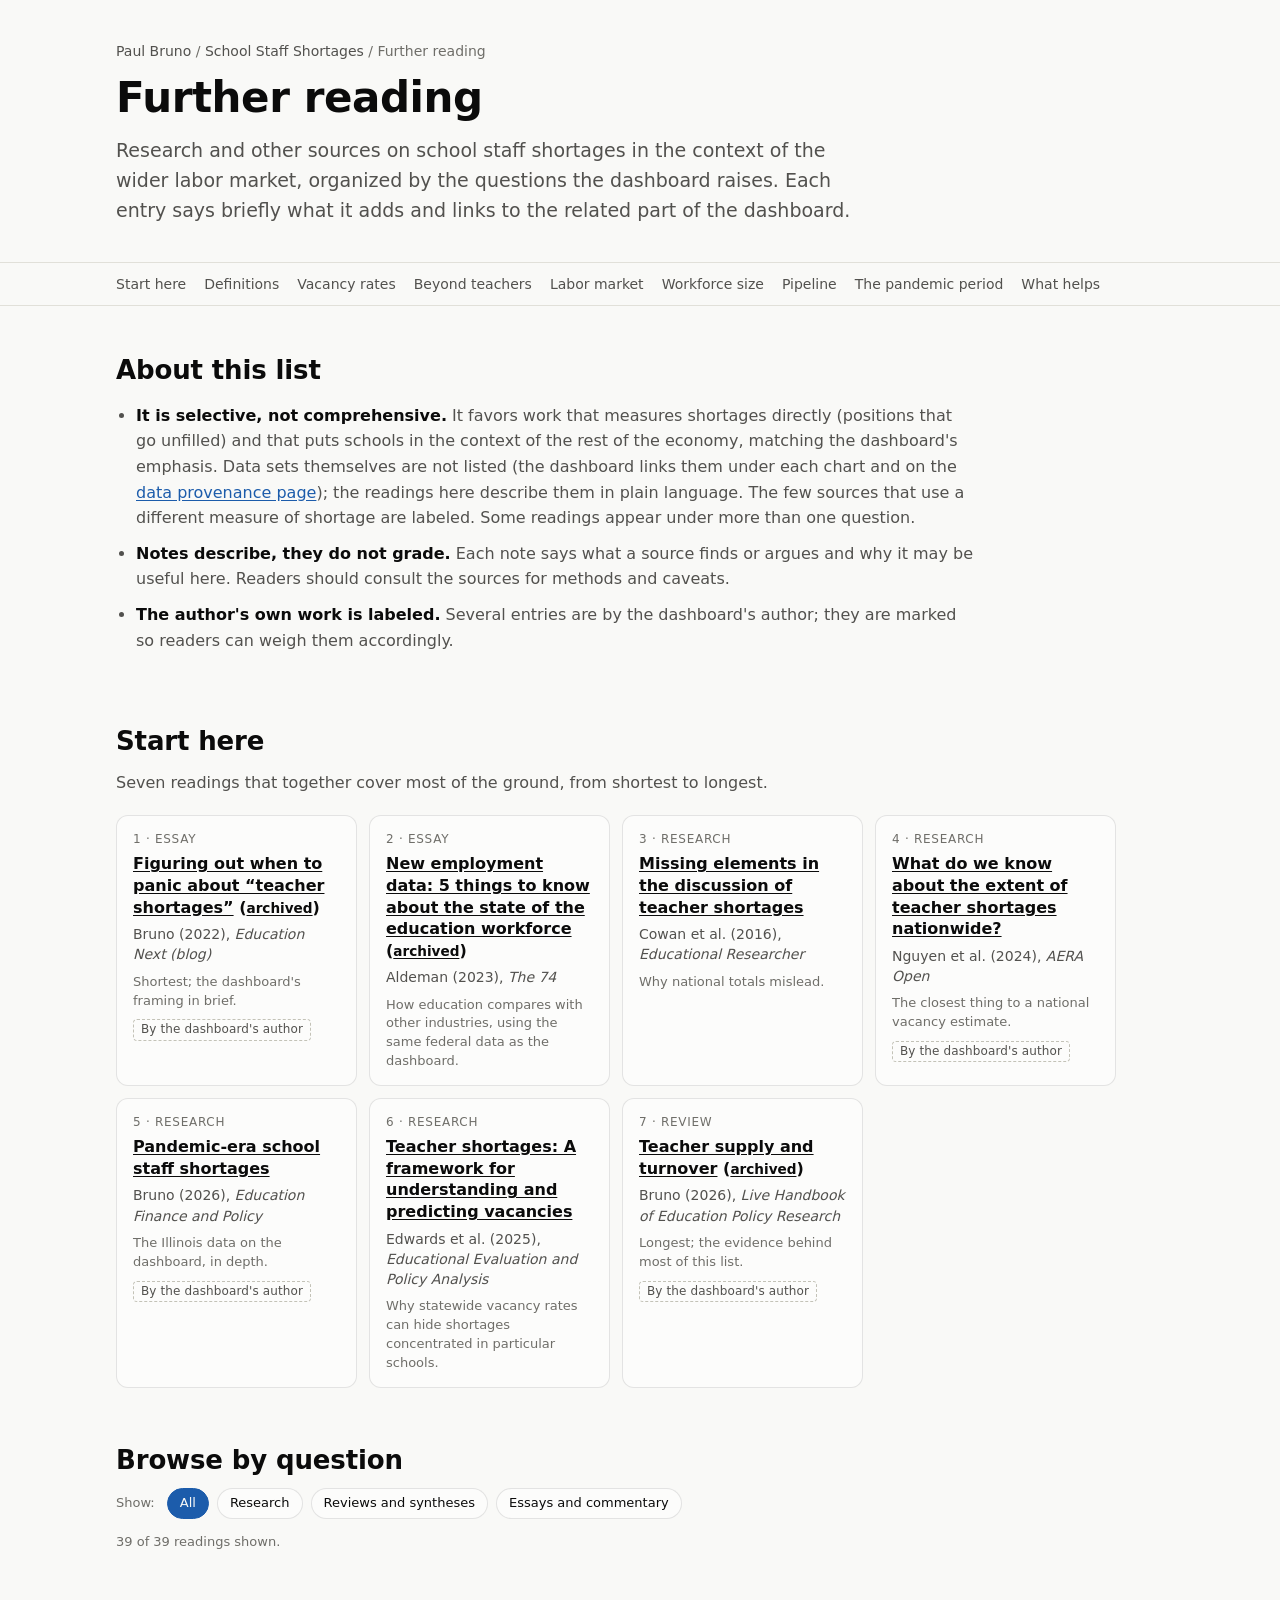
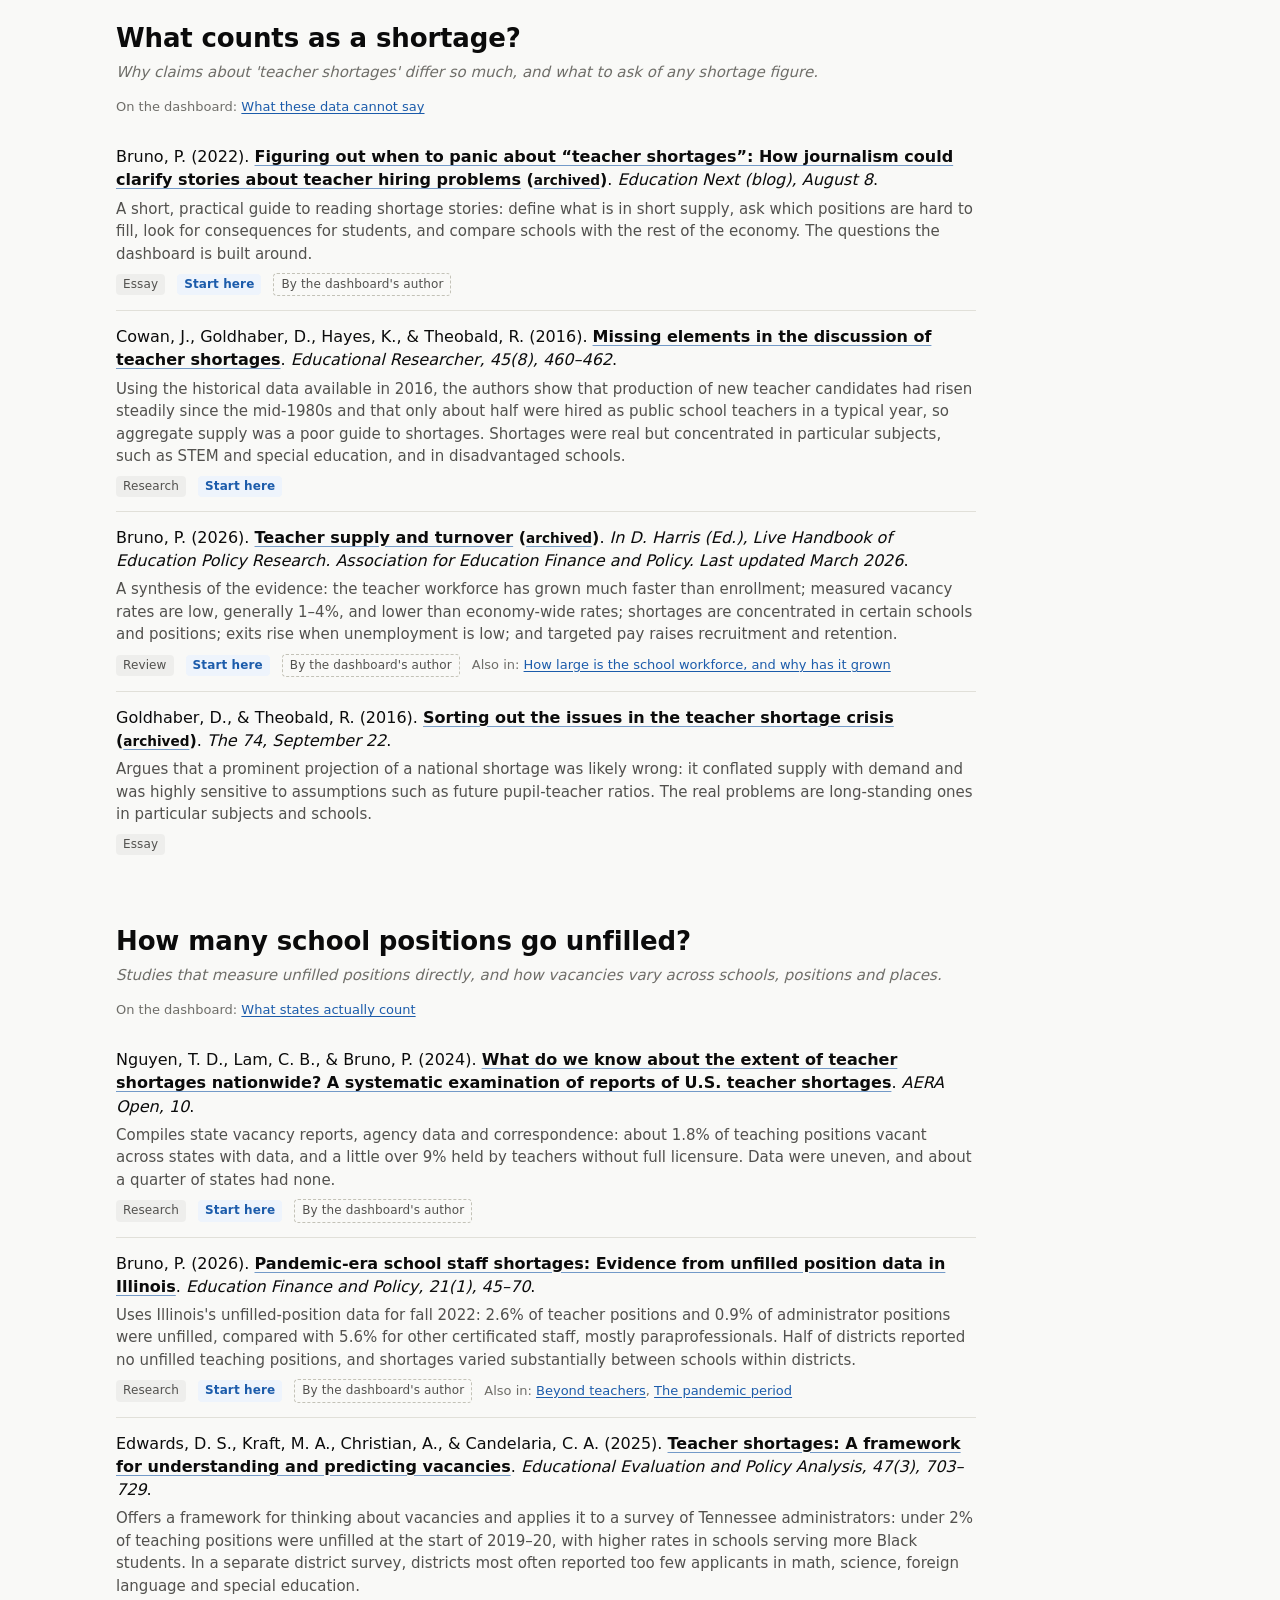
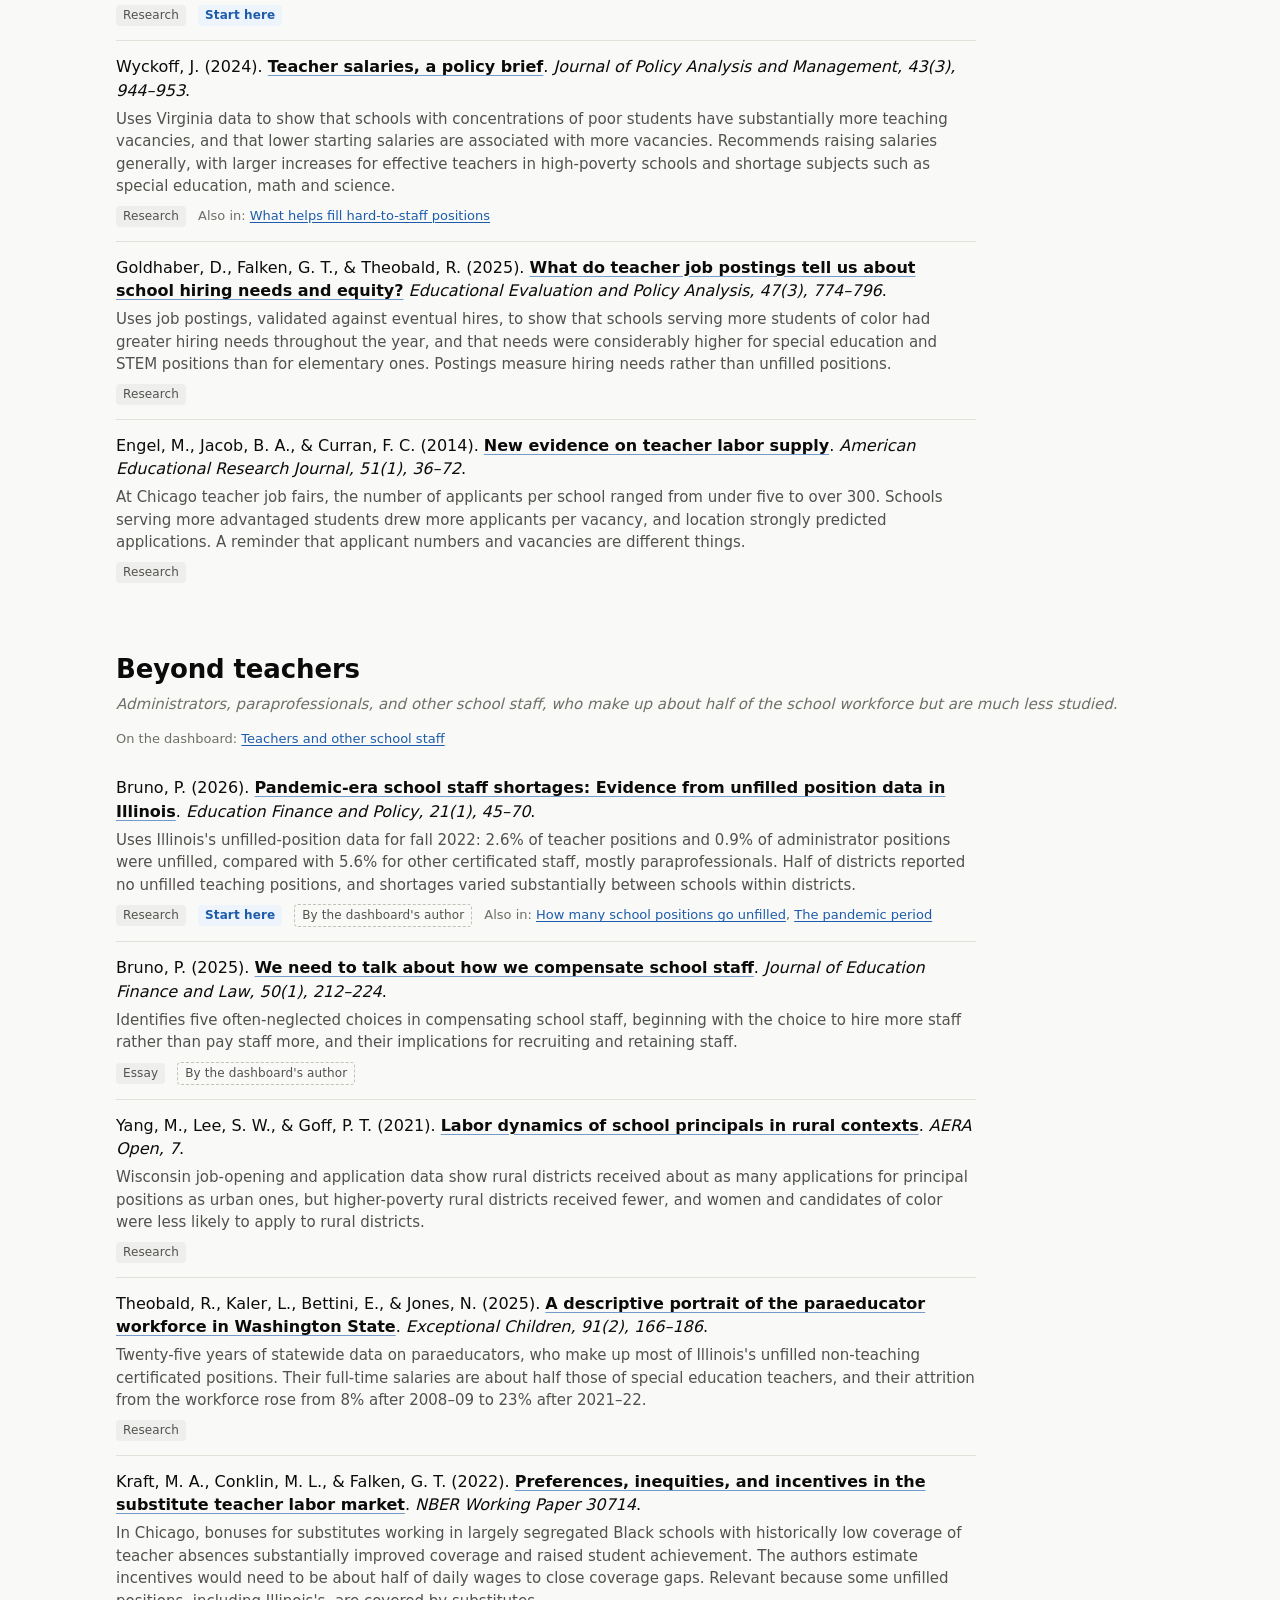
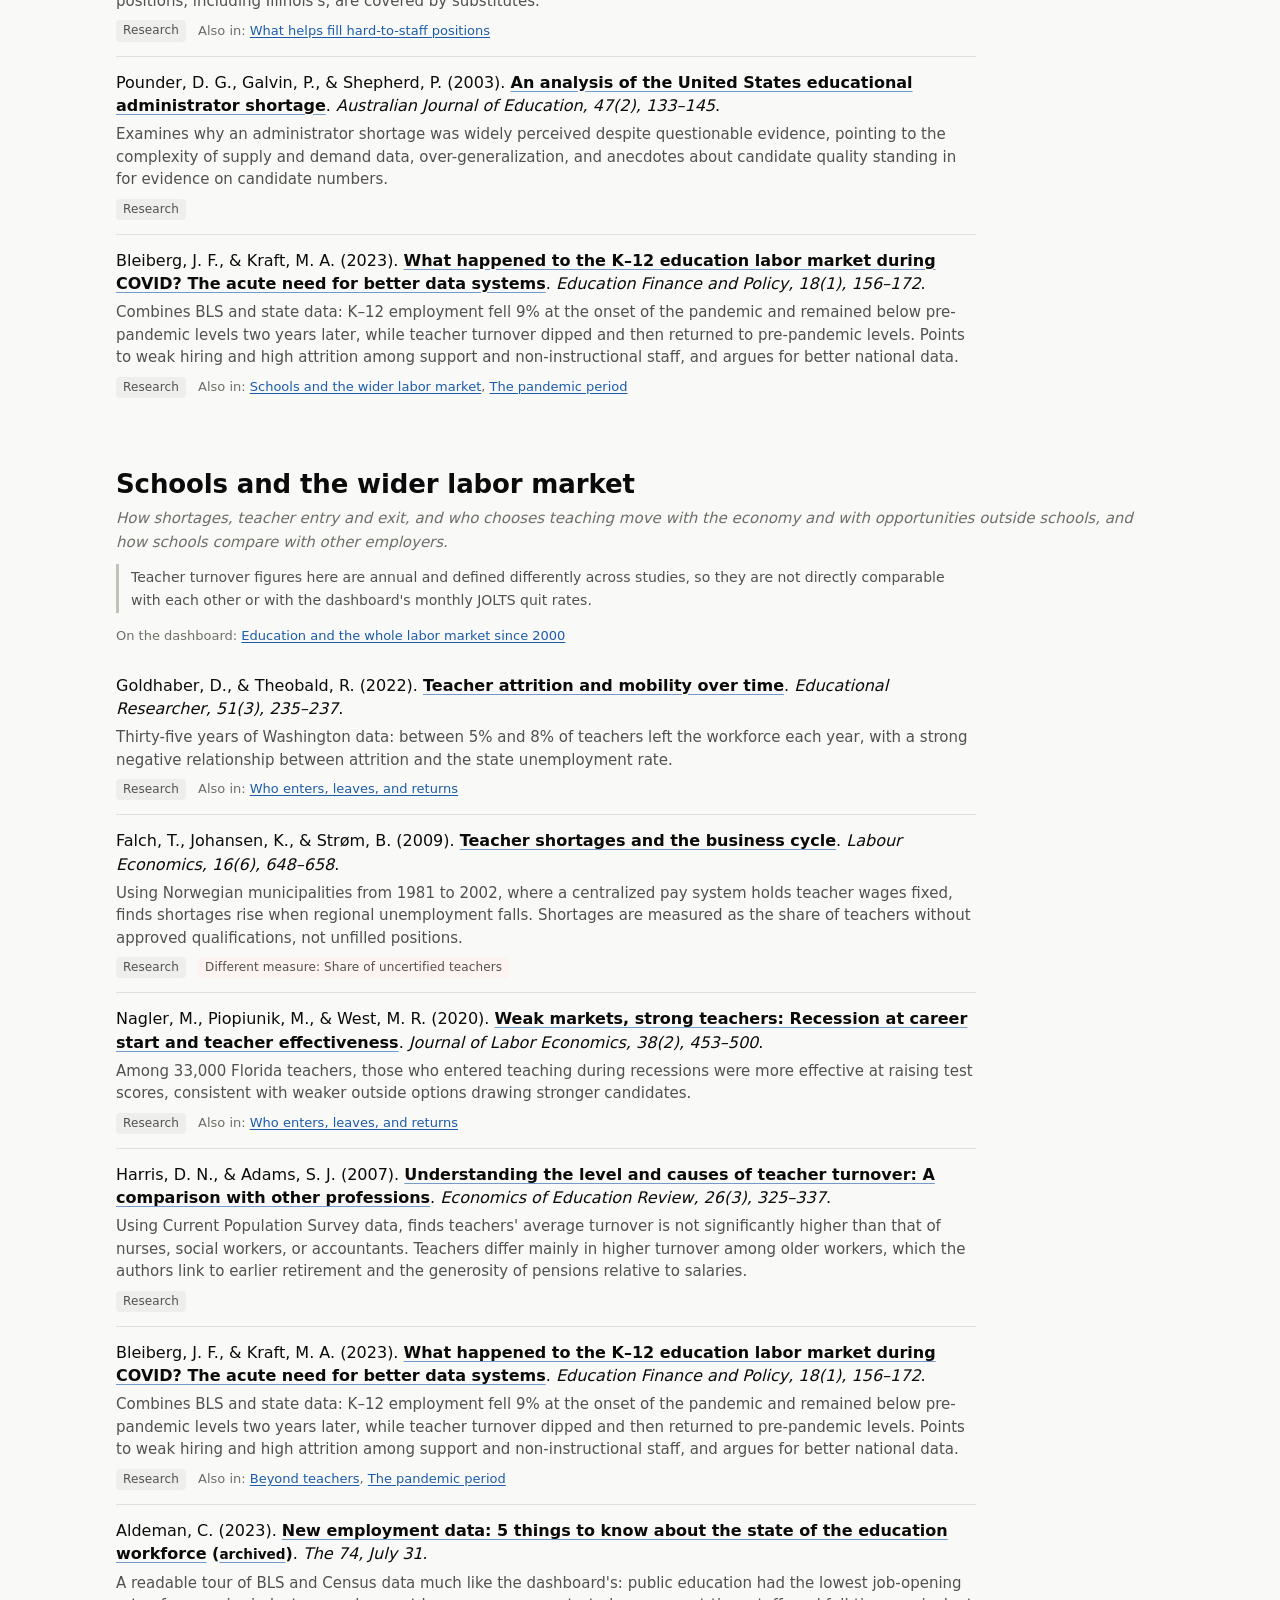
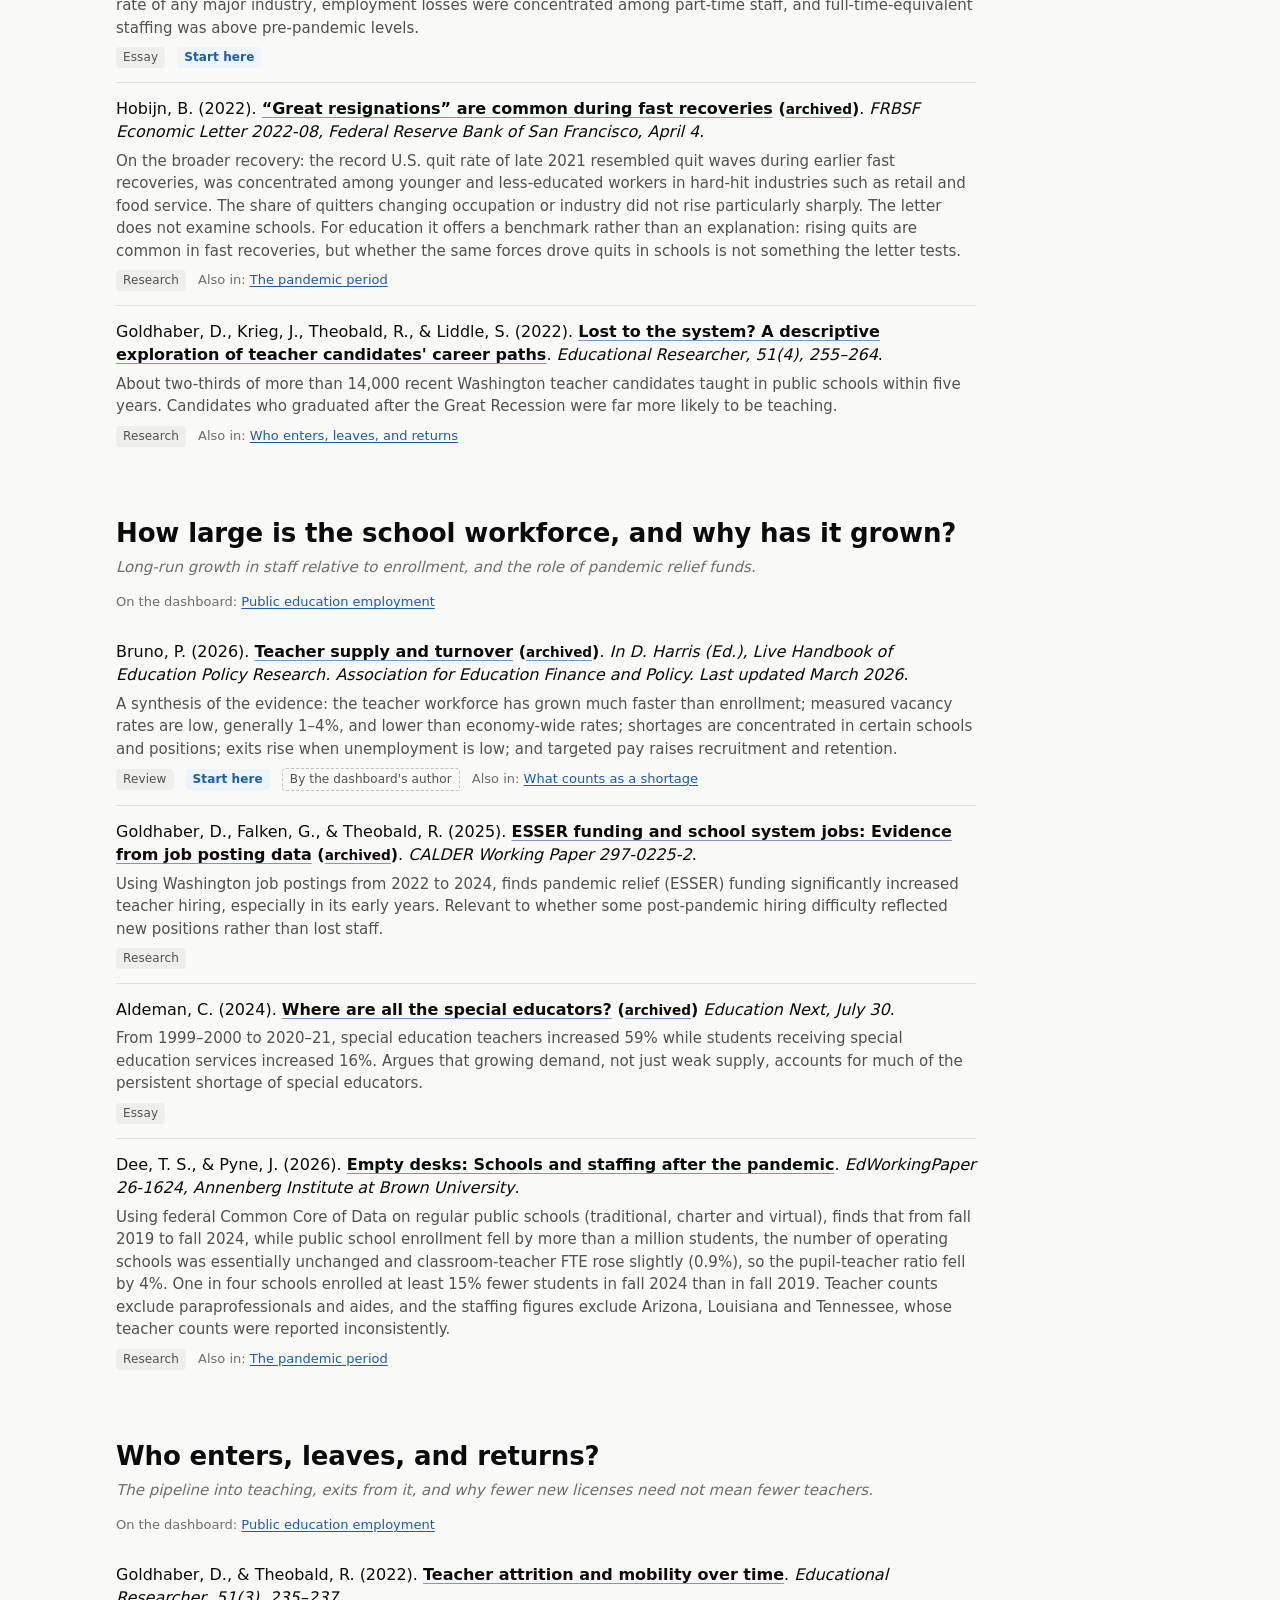
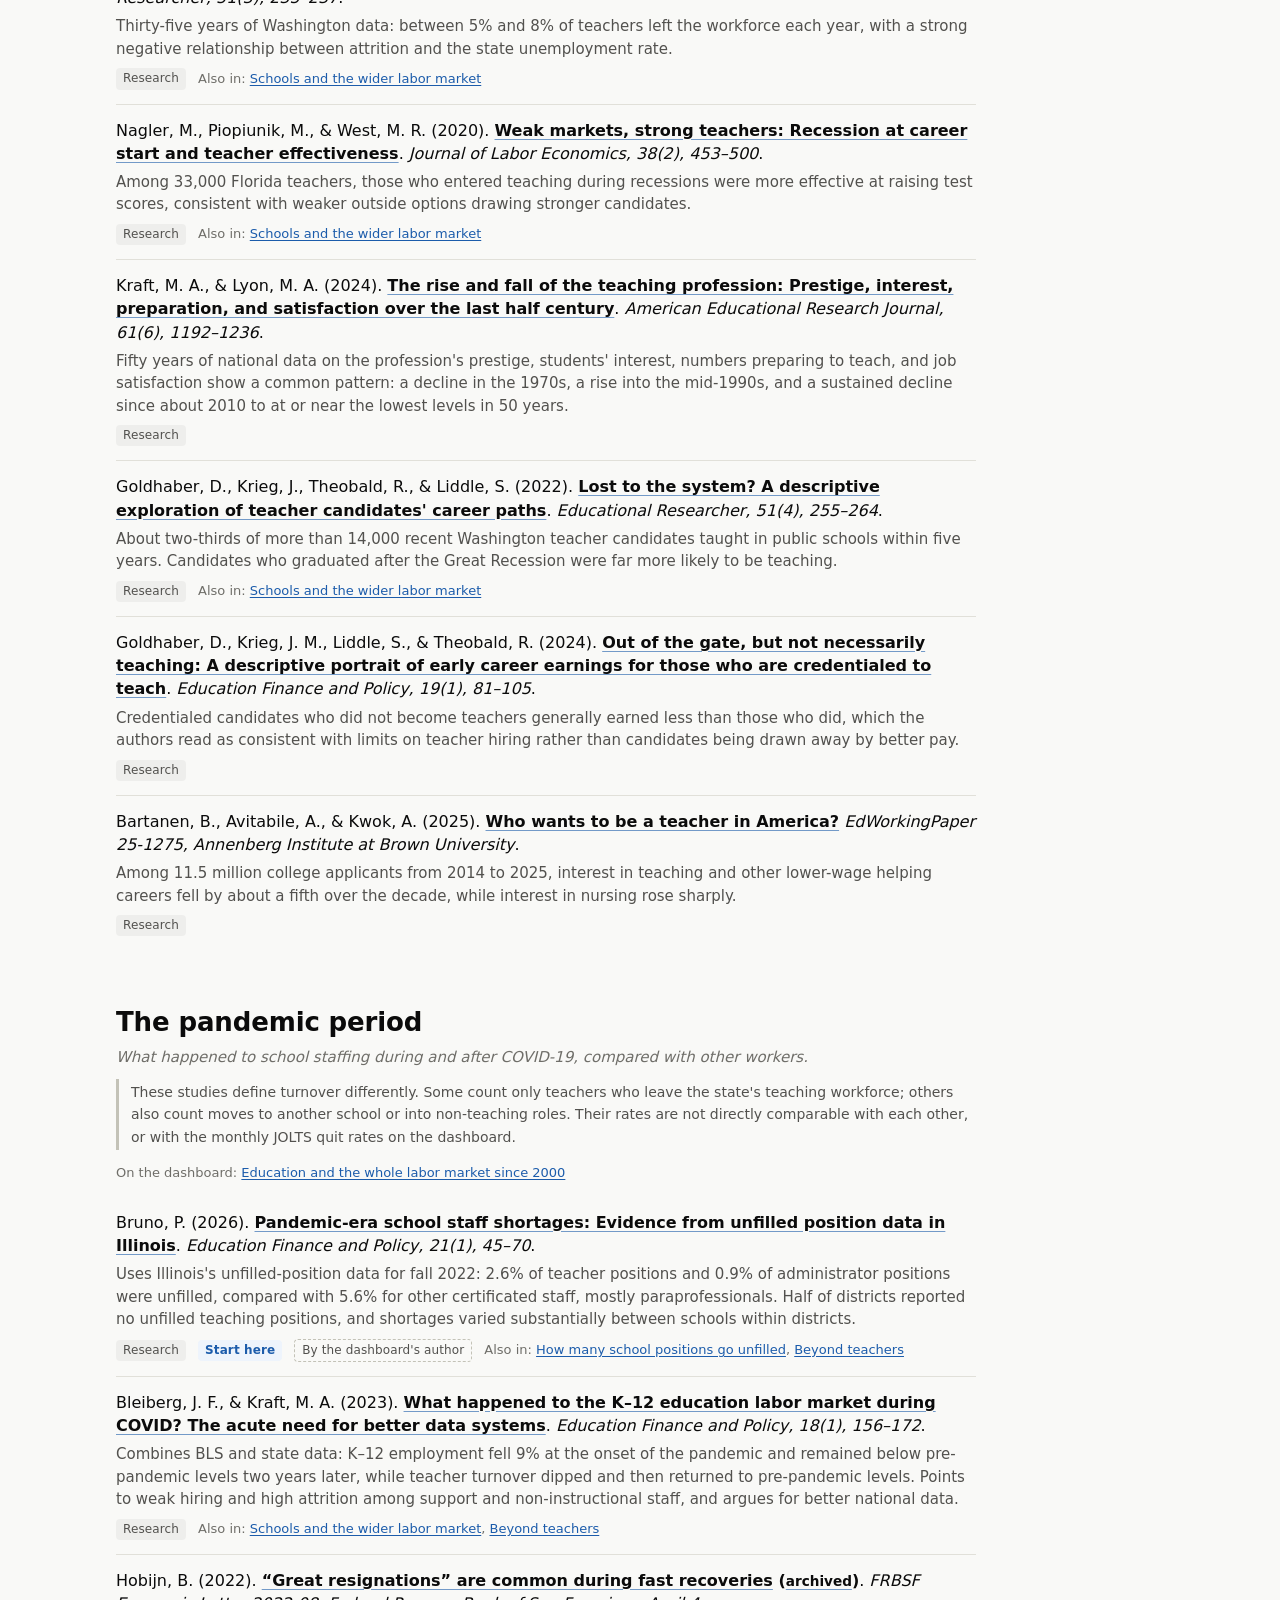
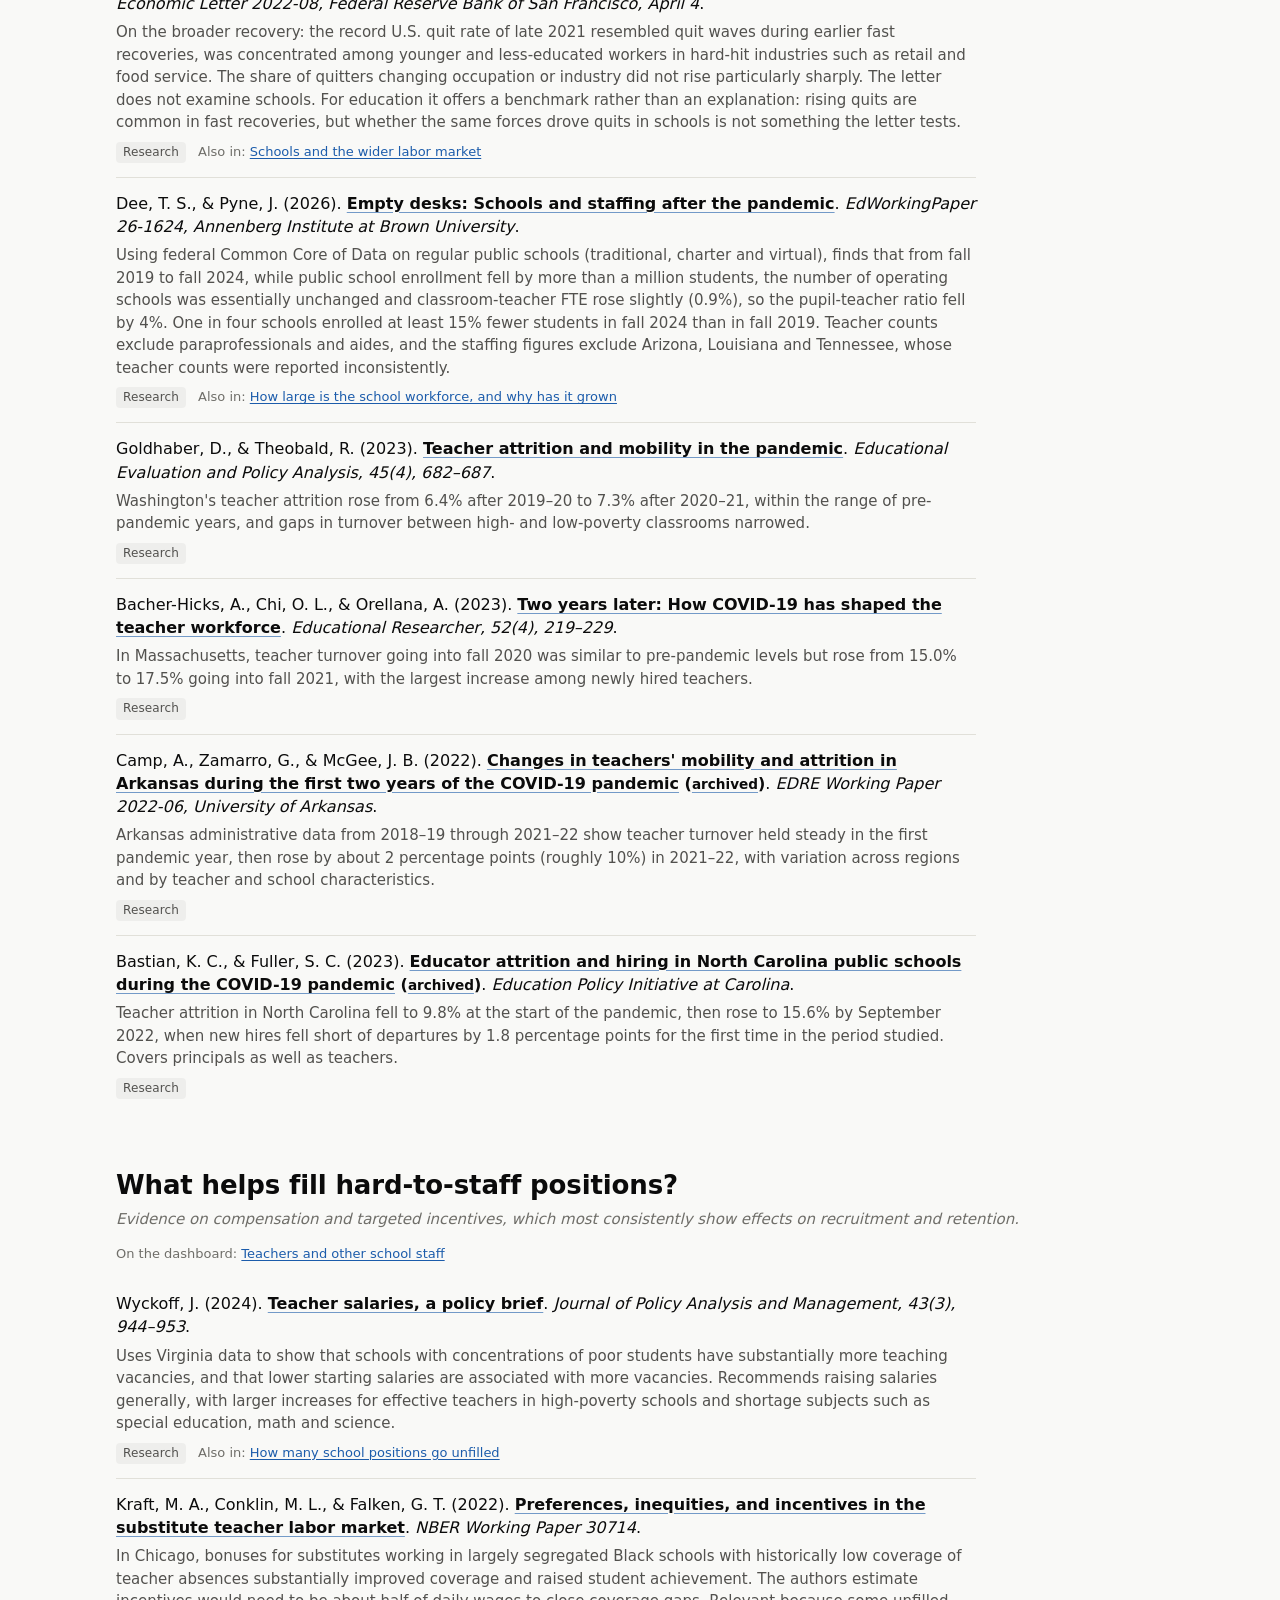
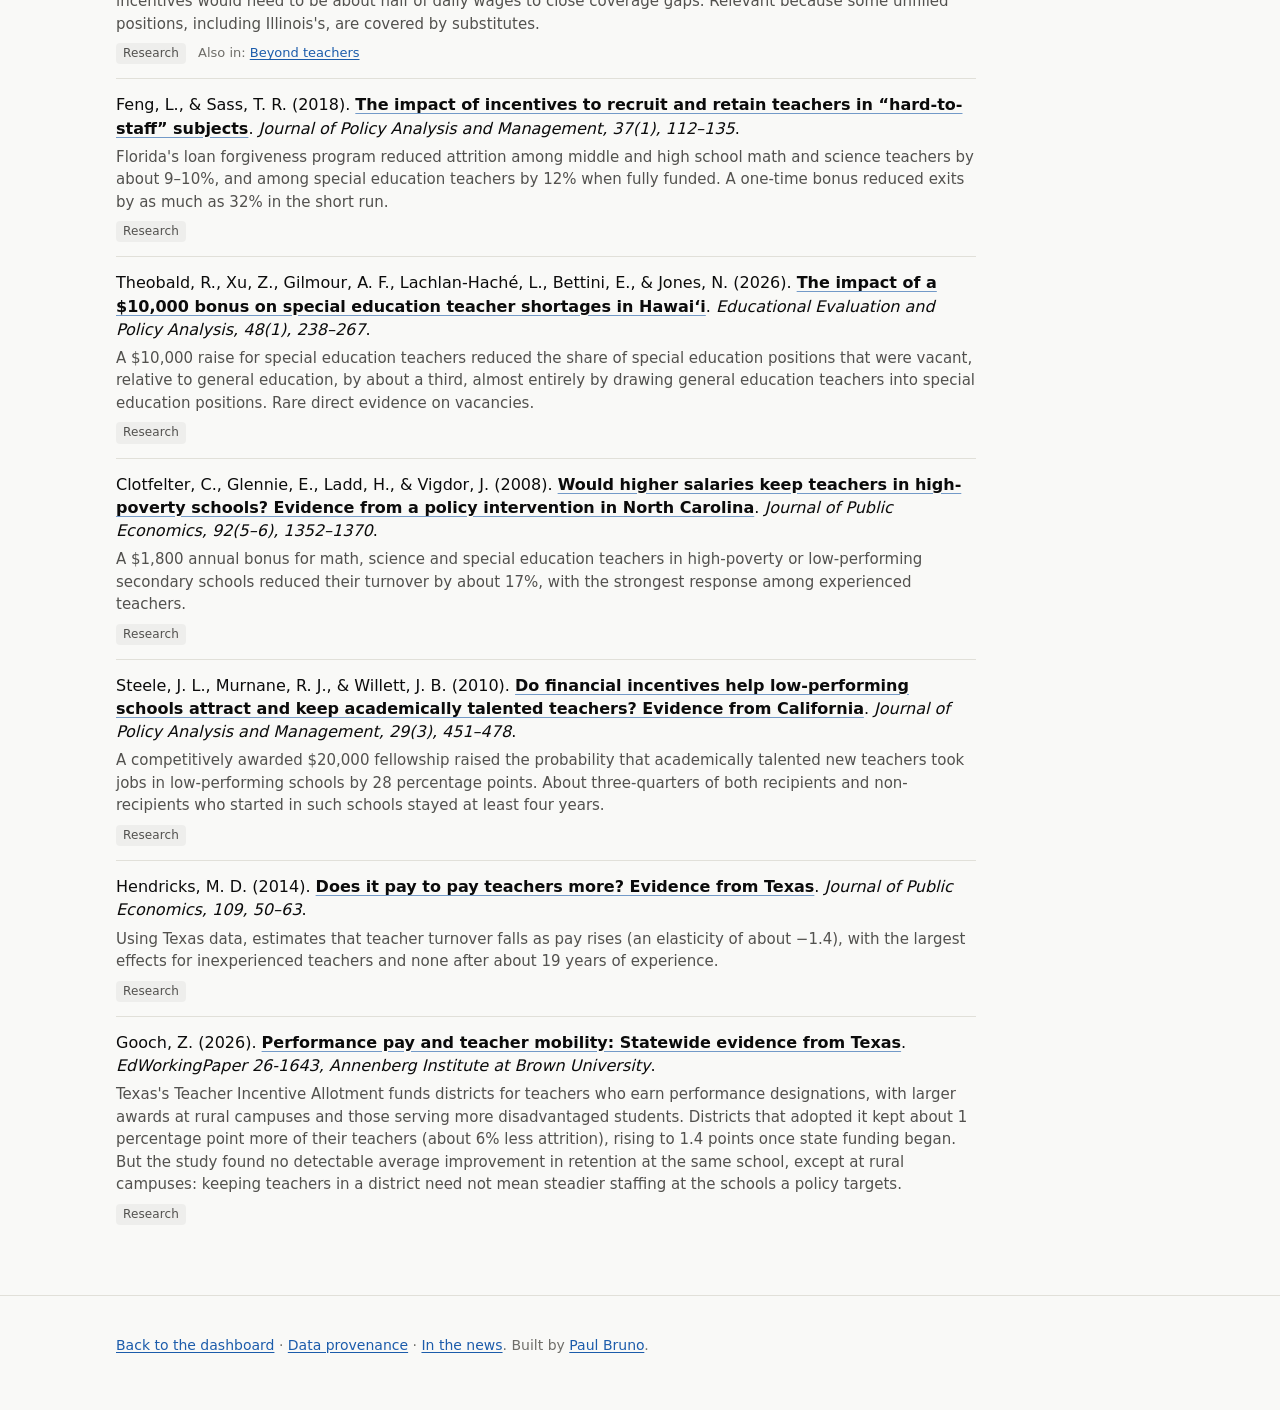
<file: reading.html>
<!doctype html>
<html lang="en">
<head>
<meta charset="utf-8">
<meta name="viewport" content="width=device-width, initial-scale=1">
<title>Further Reading: School Staff Shortages</title>
<meta name="description" content="An annotated reading list on school staff shortages in the context of the wider labor market: what counts as a shortage, how many positions go unfilled, staff beyond teachers, the business cycle, the pandemic, and what helps.">
<link rel="icon" href="data:image/svg+xml,%3Csvg xmlns='http://www.w3.org/2000/svg' viewBox='0 0 16 16'%3E%3Crect width='16' height='16' rx='3' fill='%232a78d6'/%3E%3Cpath d='M3 11 L6 7 L9 9 L13 4' stroke='white' stroke-width='1.8' fill='none' stroke-linecap='round' stroke-linejoin='round'/%3E%3C/svg%3E">
<link rel="stylesheet" href="assets/style.css">
</head>
<body>
<header class="site-header">
  <div class="wrap">
    <p class="crumb"><a href="https://www.paul-bruno.com/">Paul Bruno</a> <span aria-hidden="true">/</span> <a href="./">School Staff Shortages</a> <span aria-hidden="true">/</span> Further reading</p>
    <h1>Further reading</h1>
    <p class="dek">Research and other sources on school staff shortages in the context of the wider labor market, organized by the questions the dashboard raises. Each entry says briefly what it adds and links to the related part of the dashboard.</p>
  </div>
</header>

<nav class="toc" aria-label="Sections">
  <div class="wrap" id="toc">
    <a href="#start">Start here</a>
  </div>
</nav>

<main class="wrap">

<section id="about">
  <h2>About this list</h2>
  <ul class="limits">
    <li><strong>It is selective, not comprehensive.</strong> It favors work that measures shortages directly (positions that go unfilled) and that puts schools in the context of the rest of the economy, matching the dashboard's emphasis. Data sets themselves are not listed (the dashboard links them under each chart and on the <a href="provenance.html">data provenance page</a>); the readings here describe them in plain language. The few sources that use a different measure of shortage are labeled. Some readings appear under more than one question.</li>
    <li><strong>Notes describe, they do not grade.</strong> Each note says what a source finds or argues and why it may be useful here. Readers should consult the sources for methods and caveats.</li>
    <li><strong>The author's own work is labeled.</strong> Several entries are by the dashboard's author; they are marked so readers can weigh them accordingly.</li>
  </ul>
</section>

<section id="start">
  <h2>Start here</h2>
  <p class="lede"><span id="start-count">Six</span> readings that together cover most of the ground, from shortest to longest.</p>
  <div class="start-grid" id="start-grid"></div>
</section>

<section id="browse">
  <h2>Browse by question</h2>
  <div class="filters" role="group" aria-label="Filter by type of source">
    <span class="lbl">Show:</span>
    <button class="chip" type="button" data-f="all" aria-pressed="true">All</button>
    <button class="chip" type="button" data-f="research" aria-pressed="false">Research</button>
    <button class="chip" type="button" data-f="synthesis" aria-pressed="false">Reviews and syntheses</button>
    <button class="chip" type="button" data-f="essay" aria-pressed="false">Essays and commentary</button>
  </div>
  <p class="small" id="count" aria-live="polite"></p>
</section>

<div id="themes"></div>

</main>

<footer class="site-footer">
  <div class="wrap"><p><a href="./">Back to the dashboard</a> · <a href="provenance.html">Data provenance</a> · <a href="news.html">In the news</a>. Built by <a href="https://www.paul-bruno.com/">Paul Bruno</a>.</p></div>
</footer>
<script src="assets/reading.js" defer></script>
<script src="assets/archive-links.js" defer></script>
<script src="assets/analytics.js" defer></script>
</body>
</html>
</file>
<file: assets/style.css>
/* School Staff Shortages dashboard - styles
   Color roles are tokens; dark mode is its own validated set, not a flip. */

:root {
  color-scheme: light;
  --page: #f9f9f7;
  --surface: #fcfcfb;
  --ink: #0b0b0b;
  --ink-2: #52514e;
  --muted: #6f6e69;
  --axis: #898781;
  --grid: #e1e0d9;
  --baseline: #c3c2b7;
  --border: rgba(11, 11, 11, 0.10);
  --accent: #1c5cab;
  --wash: #eef4fc;
  --band: rgba(11, 11, 11, 0.045);
  --rule-bg: #fdf3f1;
  --rule-edge: #d03b3b;

  --s1: #2a78d6;  /* blue */
  --s2: #eb6834;  /* orange */
  --s3: #1baf7a;  /* aqua */
  --s4: #eda100;  /* yellow */
  --s5: #e87ba4;  /* magenta */
  --ref: #8a8984; /* reference/benchmark gray */
  --ref-2: #b5b4ad;
  --bar-muted: #c9c8c1;

  --font: system-ui, -apple-system, "Segoe UI", Roboto, sans-serif;
}

@media (prefers-color-scheme: dark) {
  :root:not([data-theme="light"]) {
    color-scheme: dark;
    --page: #0d0d0d;
    --surface: #1a1a19;
    --ink: #ffffff;
    --ink-2: #c3c2b7;
    --muted: #a3a29b;
    --axis: #898781;
    --grid: #2c2c2a;
    --baseline: #383835;
    --border: rgba(255, 255, 255, 0.10);
    --accent: #86b6ef;
    --wash: #16253a;
    --band: rgba(255, 255, 255, 0.06);
    --rule-bg: #2a1919;
    --rule-edge: #e66767;
    --s1: #3987e5; --s2: #d95926; --s3: #199e70; --s4: #c98500; --s5: #d55181;
    --ref: #9a9992; --ref-2: #5f5e59; --bar-muted: #4a4945;
  }
}
:root[data-theme="dark"] {
  color-scheme: dark;
  --page: #0d0d0d; --surface: #1a1a19; --ink: #ffffff; --ink-2: #c3c2b7; --muted: #a3a29b;
  --axis: #898781; --grid: #2c2c2a; --baseline: #383835; --border: rgba(255,255,255,0.10);
  --accent: #86b6ef; --wash: #16253a; --band: rgba(255,255,255,0.06); --rule-bg: #2a1919; --rule-edge: #e66767;
  --s1: #3987e5; --s2: #d95926; --s3: #199e70; --s4: #c98500; --s5: #d55181;
  --ref: #9a9992; --ref-2: #5f5e59; --bar-muted: #4a4945;
}

* { box-sizing: border-box; }
html { scroll-behavior: smooth; scroll-padding-top: 56px; }
body {
  margin: 0;
  background: var(--page);
  color: var(--ink);
  font: 16px/1.6 var(--font);
  -webkit-text-size-adjust: 100%;
}
a { color: var(--accent); text-underline-offset: 2px; }
a.arch, span.arch { color: var(--muted); font-size: 0.85em; }
.wrap { max-width: 1080px; margin: 0 auto; padding: 0 16px; }
.skip { position: absolute; left: -9999px; }
.skip:focus { left: 8px; top: 8px; background: var(--surface); padding: 8px; z-index: 10; }

/* Header ------------------------------------------------------------------ */
.site-header { padding: 40px 0 24px; border-bottom: 1px solid var(--grid); }
.crumb { margin: 0 0 12px; font-size: 14px; color: var(--muted); }
.crumb a { color: var(--ink-2); text-decoration: none; }
.crumb a:hover { text-decoration: underline; }
h1 { font-size: clamp(28px, 4.4vw, 42px); line-height: 1.15; margin: 0 0 12px; letter-spacing: -0.01em; text-wrap: balance; }
.dek { font-size: 19px; color: var(--ink-2); margin: 0 0 12px; max-width: 760px; }
.stamp { font-size: 14px; color: var(--muted); margin: 0; }

.toc {
  position: sticky; top: 0; z-index: 5;
  background: color-mix(in srgb, var(--page) 92%, transparent);
  backdrop-filter: blur(6px);
  border-bottom: 1px solid var(--grid);
}
.toc .wrap { display: flex; gap: 4px 18px; overflow-x: auto; padding-top: 10px; padding-bottom: 10px; white-space: nowrap; scrollbar-width: none; }
.toc a { font-size: 14px; color: var(--ink-2); text-decoration: none; }
.toc a:hover { color: var(--ink); }

/* Sections ---------------------------------------------------------------- */
section { padding: 48px 0 8px; }
h2 { font-size: 26px; line-height: 1.25; margin: 0 0 12px; letter-spacing: -0.005em; }
.h3 { font-size: 18px; margin: 32px 0 8px; }
.lede { max-width: 760px; color: var(--ink-2); margin: 0 0 20px; }
.lede strong { color: var(--ink); }

/* Stat tiles -------------------------------------------------------------- */
.tiles { display: grid; grid-template-columns: repeat(auto-fit, minmax(220px, 1fr)); gap: 12px; margin: 8px 0 20px; }
.tile {
  background: var(--surface); border: 1px solid var(--border); border-radius: 10px;
  padding: 16px 18px;
}
.tile .label { font-size: 14px; color: var(--ink-2); margin: 0 0 4px; }
.tile .value { font-size: 36px; font-weight: 600; line-height: 1.15; margin: 0 0 6px; }
.tile .value small { font-size: 16px; font-weight: 500; color: var(--muted); margin-left: 4px; }
.tile .context { font-size: 13.5px; color: var(--muted); margin: 0; line-height: 1.45; }

.verdict {
  background: var(--surface); border: 1px solid var(--border); border-left: 3px solid var(--s1);
  border-radius: 10px; padding: 16px 20px; max-width: 860px;
}
.verdict p { margin: 0 0 8px; }
.verdict p:last-child { margin: 0; }
.verdict .kicker { font-size: 13px; font-weight: 600; letter-spacing: 0.04em; text-transform: uppercase; color: var(--muted); margin-bottom: 6px; }

/* Controls ---------------------------------------------------------------- */
.controls { display: flex; flex-wrap: wrap; gap: 10px 20px; align-items: center; margin: 0 0 12px; }
.controls label { display: inline-flex; align-items: center; gap: 8px; font-size: 14px; color: var(--ink-2); }
.controls select {
  font: inherit; font-size: 14px; color: var(--ink); background: var(--surface);
  border: 1px solid var(--baseline); border-radius: 8px; padding: 6px 28px 6px 10px;
  appearance: none;
  background-image: linear-gradient(45deg, transparent 50%, var(--ink-2) 50%), linear-gradient(135deg, var(--ink-2) 50%, transparent 50%);
  background-position: calc(100% - 15px) 55%, calc(100% - 10px) 55%;
  background-size: 5px 5px; background-repeat: no-repeat;
}
.controls .check input { width: 16px; height: 16px; accent-color: var(--s1); margin: 0; }

/* Figure cards ------------------------------------------------------------ */
.card {
  margin: 0 0 16px; background: var(--surface); border: 1px solid var(--border);
  border-radius: 12px; padding: 18px 18px 14px; min-width: 0;
}
.card figcaption { display: block; margin-bottom: 8px; }
.card h3 { font-size: 17px; margin: 0; line-height: 1.35; }
.card .sub { font-size: 14px; color: var(--ink-2); margin: 2px 0 0; }
.card .note { font-size: 13px; color: var(--muted); margin: 10px 0 0; line-height: 1.5; }
.grid2 { display: grid; grid-template-columns: 1fr 1fr; gap: 16px; }
.grid2 .card { margin: 0 0 16px; }
@media (max-width: 760px) { .grid2 { grid-template-columns: 1fr; gap: 0; } }

.fig-tools { display: flex; gap: 8px; justify-content: flex-end; margin: 0 0 0 auto; flex: none; }
.fig-tools button {
  font: inherit; font-size: 12.5px; color: var(--ink-2); background: transparent;
  border: 1px solid var(--border); border-radius: 6px; padding: 3px 9px; cursor: pointer;
}
.fig-tools button:hover { background: var(--wash); color: var(--ink); }

/* Chart internals --------------------------------------------------------- */
.chart { position: relative; width: 100%; }
.chart .plot svg { display: block; width: 100%; height: auto; overflow: visible; }
.chart-head { display: flex; justify-content: space-between; align-items: flex-start; gap: 8px 16px; margin: 0 0 6px; }
.chart-head .legend { margin: 4px 0 0; flex: 1 1 auto; }
.chart text { font-family: var(--font); }
.chart .tick { font-size: 12px; fill: var(--axis); font-variant-numeric: tabular-nums; }
.chart .grid line { stroke: var(--grid); stroke-width: 1; shape-rendering: crispEdges; }
.chart .base { stroke: var(--baseline); stroke-width: 1; shape-rendering: crispEdges; }
.chart .band { fill: var(--band); }
.chart .band-label { font-size: 11px; fill: var(--muted); }
.chart .end-label { font-size: 12.5px; fill: var(--ink-2); }
.chart .end-label tspan.v { fill: var(--ink); font-weight: 600; }
.chart .leader { stroke: var(--baseline); stroke-width: 1; }
.chart .ref-line { stroke: var(--axis); stroke-width: 1; }
.chart .ref-label { font-size: 11.5px; fill: var(--muted); }
.chart .xhair { stroke: var(--axis); stroke-width: 1; pointer-events: none; }
.chart .hit { fill: transparent; cursor: crosshair; }
.chart .hit:focus { outline: none; }
.chart .hit:focus-visible + .focus-ring { stroke: var(--accent); }
.chart .y-title { font-size: 12px; fill: var(--muted); }

.legend { display: flex; flex-wrap: wrap; gap: 6px 16px; margin: 4px 0 8px; padding: 0; list-style: none; }
.legend li { display: inline-flex; align-items: center; gap: 7px; font-size: 13.5px; color: var(--ink-2); }
.legend button {
  display: inline-flex; align-items: center; gap: 7px; font: inherit; font-size: 13.5px; color: var(--ink-2);
  background: none; border: 1px solid transparent; border-radius: 6px; padding: 2px 6px; margin: -3px -7px; cursor: pointer; text-align: left;
}
.legend button:hover { border-color: var(--border); }
.legend button[aria-pressed="false"] { opacity: 0.45; text-decoration: line-through; }
.legend svg { flex: none; }

/* Tooltip ----------------------------------------------------------------- */
.tooltip {
  position: fixed; z-index: 20; pointer-events: none; max-width: 300px;
  background: var(--surface); color: var(--ink); border: 1px solid var(--border);
  border-radius: 8px; padding: 9px 11px; font-size: 13px; line-height: 1.4;
  box-shadow: 0 6px 24px rgba(0,0,0,0.14);
}
.tooltip .tt-title { font-weight: 600; margin-bottom: 5px; }
.tooltip .tt-row { display: grid; grid-template-columns: 14px auto 1fr; gap: 0 7px; align-items: baseline; }
.tooltip .tt-row + .tt-row { margin-top: 2px; }
.tooltip .tt-key { align-self: center; }
.tooltip .tt-val { font-weight: 600; font-variant-numeric: tabular-nums; }
.tooltip .tt-name { color: var(--ink-2); }
.tooltip .tt-note { color: var(--muted); font-size: 12px; margin-top: 5px; }

/* Bars (HTML) ------------------------------------------------------------- */
.hbar { display: grid; grid-template-columns: minmax(150px, 34%) 1fr; gap: 4px 12px; align-items: center; }
.hbar .lab { font-size: 13.5px; color: var(--ink-2); text-align: right; line-height: 1.25; }
.hbar .lab.i1 { padding-right: 0; }
.hbar .lab.hl { color: var(--ink); font-weight: 600; }
.hbar .lab.ref { color: var(--ink); }
.hbar .track { position: relative; height: 26px; display: flex; align-items: center; }
.hbar .bar { height: 18px; border-radius: 0 4px 4px 0; background: var(--bar-muted); min-width: 2px; outline-offset: 2px; }
.hbar .bar.hl { background: var(--s1); }
.hbar .bar.ref { background: var(--ref); }
.hbar .bar:hover, .hbar .bar:focus-visible { filter: brightness(1.08); outline: 2px solid var(--ink-2); }
.hbar .val { font-size: 13px; color: var(--ink-2); margin-left: 6px; font-variant-numeric: tabular-nums; white-space: nowrap; }
.hbar .val.hl { color: var(--ink); font-weight: 600; }
.hbar .refline { position: absolute; top: -3px; bottom: -3px; width: 1px; background: var(--axis); pointer-events: none; }
@media (max-width: 560px) { .hbar { grid-template-columns: 42% 1fr; } .hbar .lab { font-size: 12.5px; } }

.stack { display: flex; height: 30px; gap: 2px; margin: 8px 0 6px; }
.stack > div { height: 100%; min-width: 3px; }
.stack > div:first-child { border-radius: 4px 0 0 4px; }
.stack > div:last-child { border-radius: 0 4px 4px 0; }
.stack-legend { list-style: none; padding: 0; margin: 10px 0 0; display: grid; gap: 6px; }
.stack-legend li { display: grid; grid-template-columns: 12px 1fr auto; gap: 8px; align-items: center; font-size: 14px; color: var(--ink-2); }
.stack-legend .sw { width: 12px; height: 12px; border-radius: 3px; }
.stack-legend .n { font-variant-numeric: tabular-nums; color: var(--ink); font-weight: 600; text-align: right; }
.ne-row { margin: 10px 0 18px; }
.ne-row .yr { font-size: 14px; font-weight: 600; margin: 0; }
.ne-row .stack { height: 26px; }

/* Tables ------------------------------------------------------------------ */
.table-wrap { overflow-x: auto; margin: 0 0 16px; background: var(--surface); border: 1px solid var(--border); border-radius: 12px; }
table.data { border-collapse: collapse; width: 100%; font-size: 14px; }
table.data caption { text-align: left; font-weight: 600; font-size: 15px; padding: 14px 16px 6px; }
table.data th, table.data td { padding: 8px 14px; text-align: left; border-bottom: 1px solid var(--grid); vertical-align: top; }
table.data thead th { font-size: 12.5px; font-weight: 600; color: var(--muted); text-transform: none; white-space: nowrap; }
table.data td.num, table.data th.num { text-align: right; font-variant-numeric: tabular-nums; white-space: nowrap; }
table.data tr:last-child td { border-bottom: 0; }
table.data .dim { color: var(--muted); }
.chart-table { max-height: 380px; overflow: auto; border: 1px solid var(--grid); border-radius: 8px; }
.chart-table table.data { font-size: 13px; }
.chart-table thead th { position: sticky; top: 0; background: var(--surface); }

.key { display: inline-block; vertical-align: middle; margin-right: 6px; }

/* Callouts ---------------------------------------------------------------- */
.caveat { border-left: 3px solid var(--baseline); padding: 4px 0 4px 16px; margin: 4px 0 16px; max-width: 860px; color: var(--ink-2); font-size: 15px; }
.caveat p { margin: 0; }
.caveat strong { color: var(--ink); }
.caveat ul { margin: 6px 0 8px; padding-left: 20px; }
.caveat li { margin: 3px 0; }
.panel .cov .def-link { white-space: nowrap; }
#states-table tr.bench-row:first-of-type th, #states-table tr.bench-row th { font-weight: 400; }
.rule { background: var(--rule-bg); border: 1px solid color-mix(in srgb, var(--rule-edge) 45%, transparent); border-radius: 12px; padding: 16px 20px; max-width: 860px; margin: 8px 0 16px; }
.rule h3 { margin: 0 0 6px; font-size: 17px; }
.rule p { margin: 0; font-size: 15px; color: var(--ink-2); }

.defs details { background: var(--surface); border: 1px solid var(--border); border-radius: 10px; margin: 0 0 8px; }
.defs summary { cursor: pointer; padding: 10px 14px; font-weight: 600; font-size: 15px; list-style-position: inside; }
.defs summary span { font-weight: 400; color: var(--muted); font-size: 14px; }
.defs .body { padding: 0 16px 14px; font-size: 14.5px; color: var(--ink-2); }
.defs .body p { margin: 0 0 8px; }
.defs ul { margin: 4px 0 0; padding-left: 20px; }

.limits { padding-left: 20px; max-width: 860px; }
.limits li { margin: 0 0 10px; color: var(--ink-2); }
.limits strong { color: var(--ink); }
.methods { max-width: 860px; color: var(--ink-2); font-size: 15px; }
.methods strong { color: var(--ink); }
.downloads a { white-space: nowrap; }
.small { font-size: 13px; color: var(--muted); }

.site-footer { margin-top: 48px; padding: 24px 0 40px; border-top: 1px solid var(--grid); font-size: 14px; color: var(--muted); }

.error { color: var(--rule-edge); font-weight: 600; }

/* Embedded (iframe) mode: ?embed=1 */
.embed .site-header, .embed .toc, .embed .site-footer { display: none; }
.embed section:first-of-type { padding-top: 16px; }

@media print {
  .toc, .controls, .fig-tools { display: none; }
  .card, .tile { break-inside: avoid; }
}

/* State small multiples */
.multiples { display: grid; grid-template-columns: repeat(auto-fill, minmax(300px, 1fr)); gap: 12px 20px; margin-top: 6px; }
.panel { min-width: 0; border-top: 1px solid var(--grid); padding-top: 10px; display: flex; flex-direction: column; }
.panel h4 { margin: 0; font-size: 15px; }
.panel .cov { margin: 2px 0 4px; font-size: 12.5px; color: var(--muted); line-height: 1.4; flex: 1 0 auto; }
.panel .panel-note { margin: 0 0 6px; padding-left: 8px; border-left: 2px solid var(--border); font-size: 12.5px; color: var(--muted); line-height: 1.4; }

/* Comparability tiers, definitions table, SPP */
.tier { margin: 14px 0 6px; }
.tier + .tier { margin-top: 26px; }
.tier-h { font-size: 15px; margin: 14px 0 2px; }
.tier-text { font-size: 13.5px; color: var(--ink-2); margin: 0 0 6px; max-width: 820px; }
.defs-table { min-width: 980px; font-size: 13px; }
.defs-table td, .defs-table th { line-height: 1.45; }
.defs-table tbody th { min-width: 150px; }
#chart-spp .hbar { margin-bottom: 6px; }
.measures { display: grid; grid-template-columns: repeat(auto-fill, minmax(310px, 1fr)); gap: 12px; margin: 0 0 20px; }
.measure { background: var(--surface); border: 1px solid var(--border); border-radius: 10px; padding: 12px 14px; }
.measure h4 { margin: 0; font-size: 15px; }
.measure-group { margin: 0 0 6px; font-size: 12.5px; color: var(--muted); }
.measure dl { margin: 0; font-size: 13px; line-height: 1.45; }
.measure dt { color: var(--muted); font-size: 11.5px; text-transform: uppercase; letter-spacing: 0.03em; margin-top: 6px; }
.measure dd { margin: 1px 0 0; color: var(--ink-2); }

/* Provenance page */
.prov code { font-size: 12.5px; background: var(--wash); padding: 1px 4px; border-radius: 4px; }
.prov-state { border-top: 1px solid var(--grid); padding-top: 14px; margin-top: 22px; }
.prov-state h3 { margin: 0 0 4px; font-size: 19px; }
.prov-state > p { max-width: 860px; color: var(--ink-2); font-size: 14.5px; }
.prov-dl { display: grid; grid-template-columns: minmax(150px, 220px) 1fr; gap: 4px 14px; font-size: 14px; margin: 8px 0 10px; max-width: 900px; }
.prov-dl dt { color: var(--muted); }
.prov-dl dd { margin: 0; color: var(--ink-2); }
@media (max-width: 560px) { .prov-dl { grid-template-columns: 1fr; } .prov-dl dd { margin-bottom: 6px; } }
.verify { background: var(--wash); border-radius: 8px; padding: 8px 12px; font-size: 14px; }

/* Further reading page (reading.html) */
.filters { display: flex; flex-wrap: wrap; gap: 8px; align-items: center; margin: 4px 0 8px; }
.filters .lbl { font-size: 13px; color: var(--muted); margin-right: 4px; }
.chip { font: inherit; font-size: 13px; border: 1px solid var(--border); background: var(--surface); color: var(--ink); border-radius: 999px; padding: 4px 12px; cursor: pointer; }
.chip[aria-pressed="true"] { background: var(--accent); border-color: var(--accent); color: var(--page); }
.chip:focus-visible { outline: 2px solid var(--accent); outline-offset: 2px; }
.theme-q { font-size: 15px; color: var(--muted); margin: -6px 0 10px; font-style: italic; }
.theme-note { font-size: 14px; color: var(--ink-2); border-left: 3px solid var(--baseline); padding: 2px 0 2px 12px; margin: 0 0 10px; max-width: 860px; }
.start-card .card-own { margin-top: 8px; }
.entries { list-style: none; padding: 0; margin: 0; max-width: 860px; }
.entry { padding: 14px 0; border-top: 1px solid var(--grid); }
.entry:first-child { border-top: 0; }
.entry .cite { margin: 0; font-size: 16px; line-height: 1.45; }
.entry .cite .ttl { font-weight: 600; }
.entry .cite a { color: inherit; text-decoration-color: color-mix(in srgb, var(--accent) 60%, transparent); text-underline-offset: 3px; }
.entry .cite a:hover { color: var(--accent); }
.entry .note { margin: 6px 0 0; color: var(--ink-2); font-size: 15px; line-height: 1.5; }
.entry .meta { margin: 8px 0 0; display: flex; flex-wrap: wrap; gap: 6px 12px; font-size: 13px; color: var(--muted); align-items: center; }
.tag { display: inline-block; border-radius: 4px; padding: 1px 7px; background: var(--band); color: var(--ink-2); font-size: 12px; letter-spacing: .01em; }
.tag.start { background: var(--wash); color: var(--accent); font-weight: 600; }
.tag.fix { background: var(--rule-bg); color: var(--rule-edge); font-weight: 600; }
#changes td:first-child { white-space: nowrap; }
#changes tr:target td, #inv-table tr.is-target th, #inv-table tr.is-target td { background: var(--wash); }
.link-btn { background: none; border: 0; padding: 0; font: inherit; color: var(--accent); text-decoration: underline; cursor: pointer; }
.tag.diff { background: var(--rule-bg); color: var(--ink-2); }
.tag.own { background: transparent; border: 1px dashed var(--baseline); }
.meta a { color: var(--accent); }
.start-grid { display: grid; grid-template-columns: repeat(auto-fit, minmax(240px, 1fr)); gap: 12px; max-width: 1000px; margin-top: 8px; }
.start-card { background: var(--surface); border: 1px solid var(--border); border-radius: 12px; padding: 14px 16px; }
.start-card .n { font-size: 12px; color: var(--muted); text-transform: uppercase; letter-spacing: .06em; }
.start-card h3 { font-size: 16px; margin: 4px 0 6px; line-height: 1.35; }
.start-card h3 a { color: inherit; }
.start-card p { margin: 0; font-size: 14px; color: var(--ink-2); line-height: 1.45; }
.start-card .why { margin-top: 8px; font-size: 13px; color: var(--muted); }
.empty { color: var(--muted); font-size: 14px; padding: 8px 0; }
.entry[hidden], .empty[hidden] { display: none; }
#states-table th[scope="row"] { min-width: 150px; }
#states-table td:nth-child(3) { min-width: 120px; }
#states-table td:nth-child(2) { min-width: 140px; }
#states-table td.num .small { white-space: normal; display: inline-block; max-width: 150px; }
</file>
